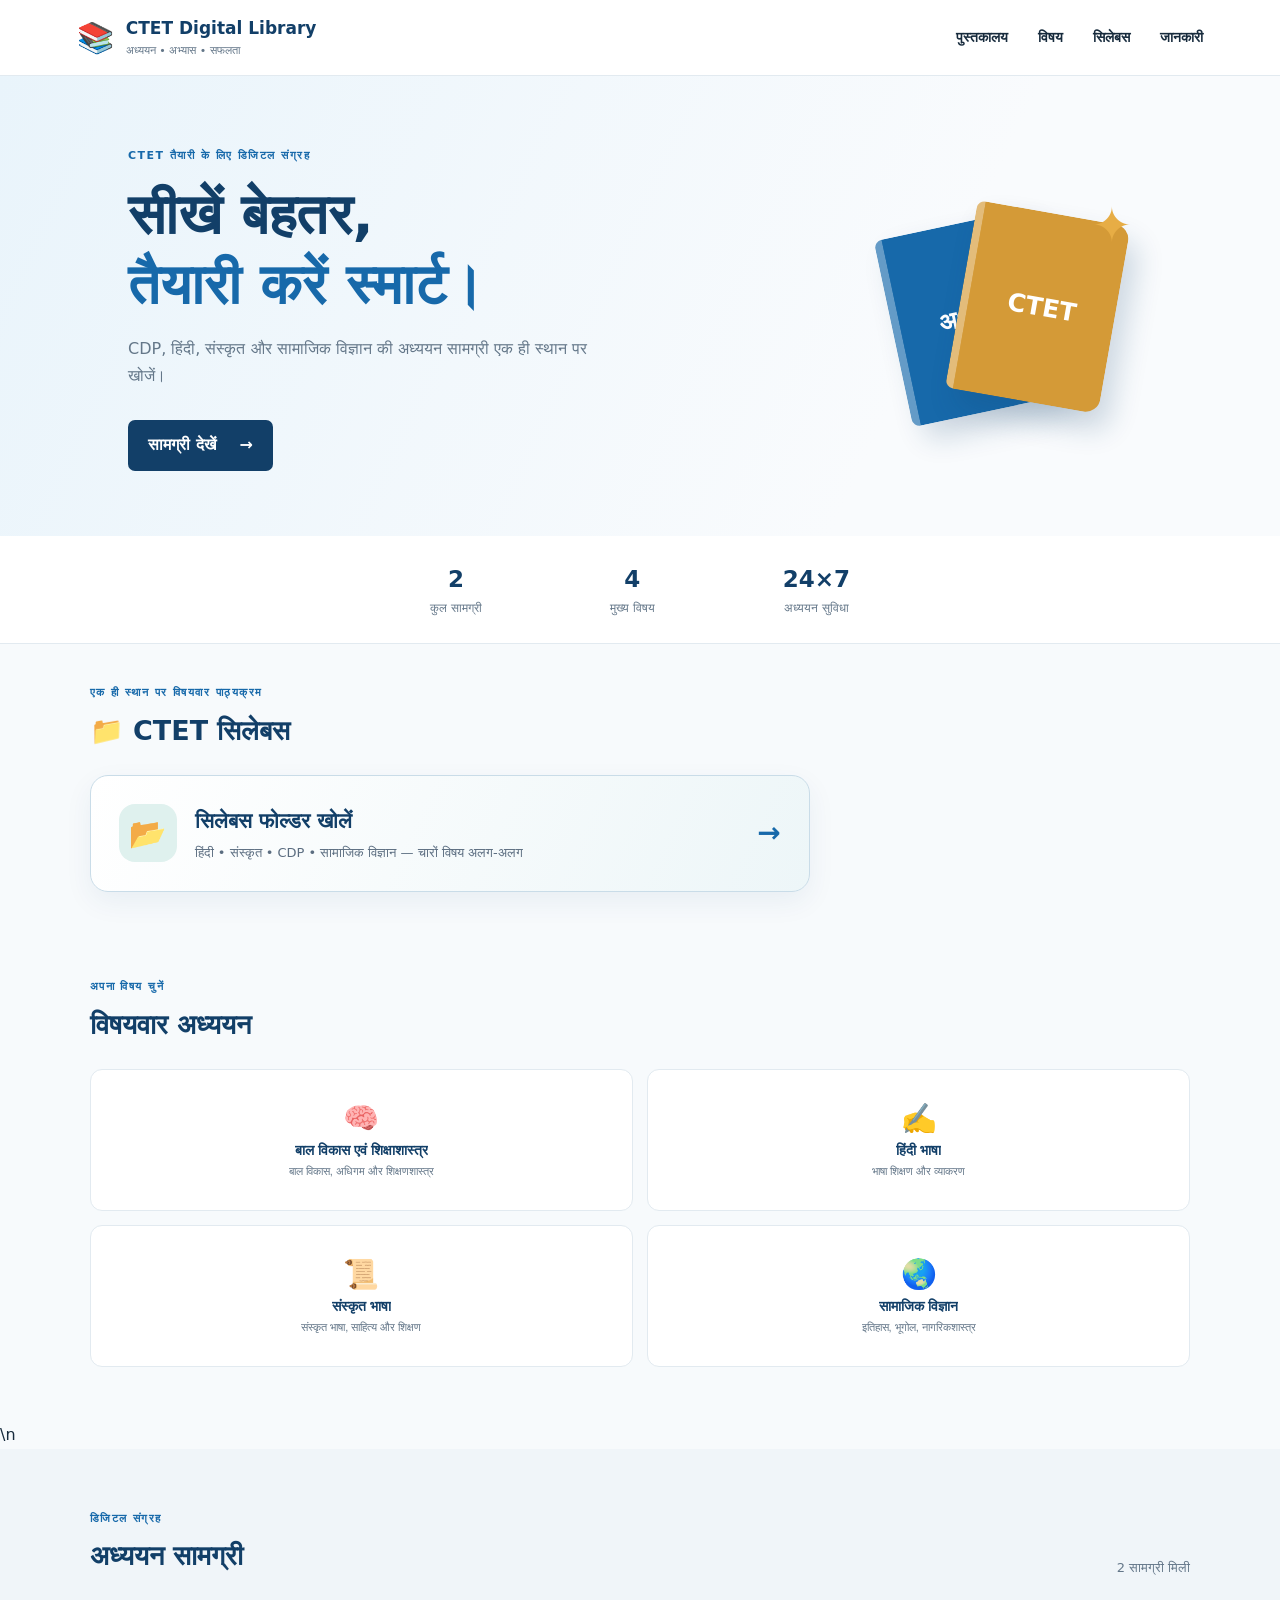
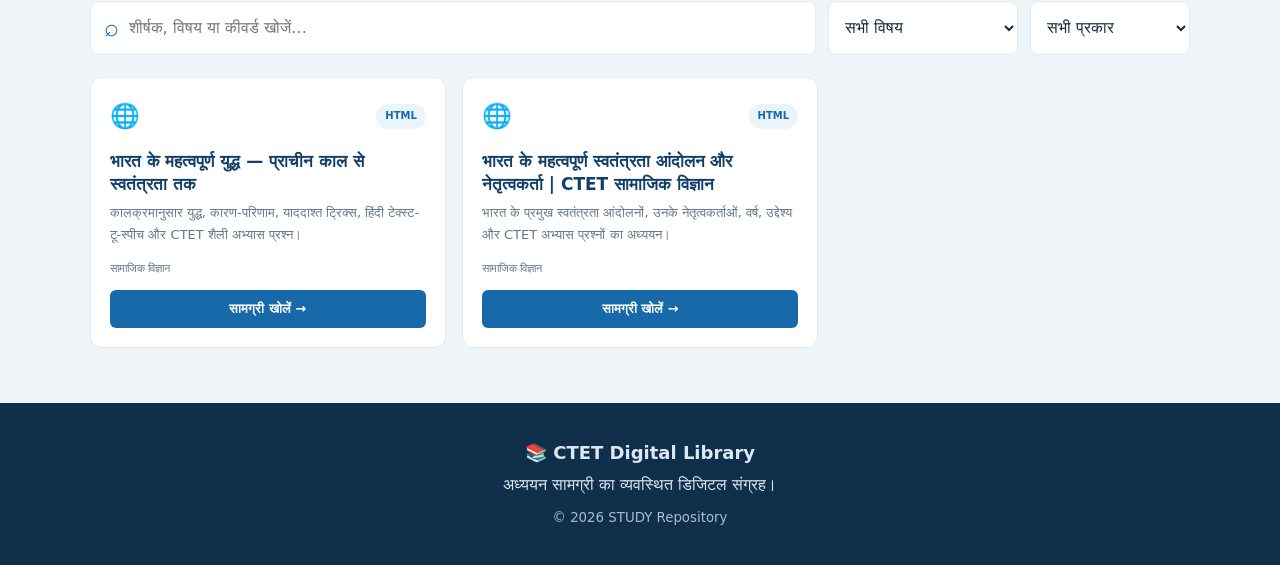
<file: index.html>
<!doctype html>
<html lang="hi">
<head>
  <meta charset="utf-8">
  <meta name="viewport" content="width=device-width, initial-scale=1">
  <meta name="theme-color" content="#123f68">
  <meta name="description" content="CTET Digital Library — CDP, Hindi, Sanskrit और Social Science अध्ययन सामग्री।">
  <title>CTET Digital Library | STUDY</title>
  <link rel="stylesheet" href="assets/css/style.css">
  <link rel="stylesheet" href="assets/css/library.css">
<style>
.syllabus-section{padding-top:clamp(20px,3vw,34px);padding-bottom:clamp(18px,2vw,26px)}
.syllabus-folder{display:flex;align-items:center;gap:18px;width:100%;padding:clamp(18px,3vw,28px);border:1px solid #c9dce8;border-radius:18px;background:linear-gradient(115deg,#fff,#edf6f8);box-shadow:0 10px 28px #123f6810;color:#123f68;text-decoration:none;transition:.2s}
.syllabus-folder:hover{transform:translateY(-3px);border-color:#0f766e;box-shadow:0 15px 34px #123f681c}
.syllabus-folder .folder-icon{display:grid;place-items:center;flex:0 0 58px;width:58px;height:58px;border-radius:16px;background:#dff1ee;font-size:30px}
.syllabus-folder strong{display:block;font-size:clamp(1.05rem,2vw,1.3rem)}.syllabus-folder small{display:block;color:#5b6d80;margin-top:4px;line-height:1.55}.syllabus-folder .folder-arrow{margin-left:auto;font-size:28px;font-weight:800}
@media(max-width:600px){.syllabus-folder{gap:12px;padding:16px}.syllabus-folder .folder-icon{flex-basis:48px;width:48px;height:48px;font-size:25px}.syllabus-folder .folder-arrow{font-size:22px}}

/* Mobile button sizing: compact, content-width controls */
@media(max-width:640px){
  .links,.nav{
    display:flex!important;
    flex-flow:row wrap!important;
    align-items:center;
    justify-content:flex-start;
    gap:8px;
    width:100%;
  }
  .links a,.nav a,.button-link{
    display:inline-flex;
    flex:0 1 auto;
    width:auto!important;
    max-width:100%;
    min-height:40px!important;
    padding:8px 13px!important;
    font-size:.92rem;
    line-height:1.25;
    white-space:normal;
    text-align:center;
  }
}

/* Match every mobile action button to the compact Print/PDF button dimensions */
@media(max-width:650px){
  button:not(.menu-toggle),
  .btn,
  .links a,
  .nav a,
  .button-link,
  .primary-btn,
  a[role="button"]{
    display:inline-flex!important;
    align-items:center;
    justify-content:center;
    box-sizing:border-box;
    width:auto!important;
    min-width:0!important;
    max-width:100%;
    min-height:0!important;
    height:auto!important;
    padding:10px 14px!important;
    margin:4px 4px 4px 0;
    border-radius:10px!important;
    font-size:14px!important;
    line-height:1.4!important;
    font-weight:700;
    white-space:normal;
    text-align:center;
    vertical-align:middle;
  }
  .links,.nav{display:flex!important;flex-flow:row wrap!important;align-items:center;gap:6px}
  .quiz button.opt,.quiz button,
  #quizArea button{
    display:inline-flex!important;
    width:auto!important;
    max-width:100%;
    text-align:left;
  }
}

/* Compact, consistent mobile navigation controls and library filters */
@media(max-width:650px){
  .crumb a,
  .links a,
  .nav a,
  .home-btn,
  .back-btn,
  .go-home-btn,
  .home-button,
  .back-button{
    display:inline-flex!important;
    flex:0 0 auto!important;
    align-items:center!important;
    justify-content:center!important;
    box-sizing:border-box!important;
    width:auto!important;
    min-width:0!important;
    max-width:100%!important;
    min-height:0!important;
    height:auto!important;
    padding:10px 14px!important;
    margin:4px 6px 4px 0!important;
    border-radius:10px!important;
    font-size:14px!important;
    line-height:1.4!important;
    font-weight:700!important;
    white-space:normal!important;
    text-align:center!important;
  }
  .crumb,.links,.nav{
    display:flex!important;
    flex-flow:row wrap!important;
    align-items:center!important;
    gap:6px!important;
  }
  .filters{
    display:grid!important;
    grid-template-columns:max-content max-content!important;
    justify-content:start!important;
    align-items:center!important;
    gap:8px!important;
  }
  .filters .search-box{
    grid-column:1/-1!important;
    width:100%!important;
    min-width:0!important;
  }
  .filters select{
    display:block!important;
    width:auto!important;
    min-width:0!important;
    max-width:100%!important;
    min-height:40px!important;
    height:auto!important;
    padding:10px 14px!important;
    border-radius:10px!important;
    font-size:14px!important;
    line-height:1.4!important;
    box-sizing:border-box!important;
  }
}
</style></head>
<body>
<header class="site-header">
  <a class="brand" href="./"><span class="brand-mark">📚</span><span><strong>CTET Digital Library</strong><small>अध्ययन • अभ्यास • सफलता</small></span></a>
  <button class="menu-toggle" id="menuToggle" aria-label="मेन्यू खोलें" aria-expanded="false">☰</button>
  <nav id="mainNav"><a href="#library">पुस्तकालय</a><a href="#subjects">विषय</a><a href="#syllabus">सिलेबस</a><a href="docs/README_HINDI.md">जानकारी</a></nav>
</header>
<main>
  <section class="hero">
    <div class="hero-copy"><span class="eyebrow">CTET तैयारी के लिए डिजिटल संग्रह</span><h1>सीखें बेहतर,<br><em>तैयारी करें स्मार्ट।</em></h1><p>CDP, हिंदी, संस्कृत और सामाजिक विज्ञान की अध्ययन सामग्री एक ही स्थान पर खोजें।</p><a class="primary-btn" href="#library">सामग्री देखें <span>→</span></a></div>
    <div class="hero-art" aria-hidden="true"><div class="book book-one">अध्ययन</div><div class="book book-two">CTET</div><div class="art-orbit">✦</div></div>
  </section>
  <section class="stats" aria-label="पुस्तकालय की जानकारी"><div><strong id="totalCount">0</strong><span>कुल सामग्री</span></div><div><strong>4</strong><span>मुख्य विषय</span></div><div><strong>24×7</strong><span>अध्ययन सुविधा</span></div></section>
  <section class="section syllabus-section" id="syllabus"><div class="section-heading"><div><span class="eyebrow">एक ही स्थान पर विषयवार पाठ्यक्रम</span><h2>📁 CTET सिलेबस</h2></div></div><a class="syllabus-folder" href="content/मुख्य_सिलेबस/index.html"><span class="folder-icon">📂</span><span><strong>सिलेबस फोल्डर खोलें</strong><small>हिंदी • संस्कृत • CDP • सामाजिक विज्ञान — चारों विषय अलग-अलग</small></span><span class="folder-arrow">→</span></a></section>
  <section class="section" id="subjects"><div class="section-heading"><div><span class="eyebrow">अपना विषय चुनें</span><h2>विषयवार अध्ययन</h2></div></div><div class="subject-grid" id="subjectCards"></div></section>
\n  <section class="section library-section" id="library"><div class="section-heading"><div><span class="eyebrow">डिजिटल संग्रह</span><h2>अध्ययन सामग्री</h2></div><span class="result-count" id="resultCount">लोड हो रहा है…</span></div>
    <div class="filters"><label class="search-box"><span>⌕</span><input id="searchInput" type="search" placeholder="शीर्षक, विषय या कीवर्ड खोजें…" autocomplete="off"></label><select id="subjectFilter" aria-label="विषय चुनें"><option value="">सभी विषय</option></select><select id="typeFilter" aria-label="सामग्री प्रकार"><option value="">सभी प्रकार</option><option value="PDF">PDF फाइल</option><option value="HTML">HTML नोट्स</option></select></div>
    <div class="resource-grid" id="resourceGrid" aria-live="polite"><div class="empty-state">सामग्री लोड हो रही है…</div></div>
  </section>
</main>
<footer><div class="footer-brand">📚 CTET Digital Library</div><p>अध्ययन सामग्री का व्यवस्थित डिजिटल संग्रह।</p><small>© <span id="year"></span> STUDY Repository</small></footer>
<script src="assets/js/app.js" defer></script><script src="assets/js/library.js" defer></script>
<script src="assets/js/reading-assistant.js" defer></script>
</body></html>
</file>
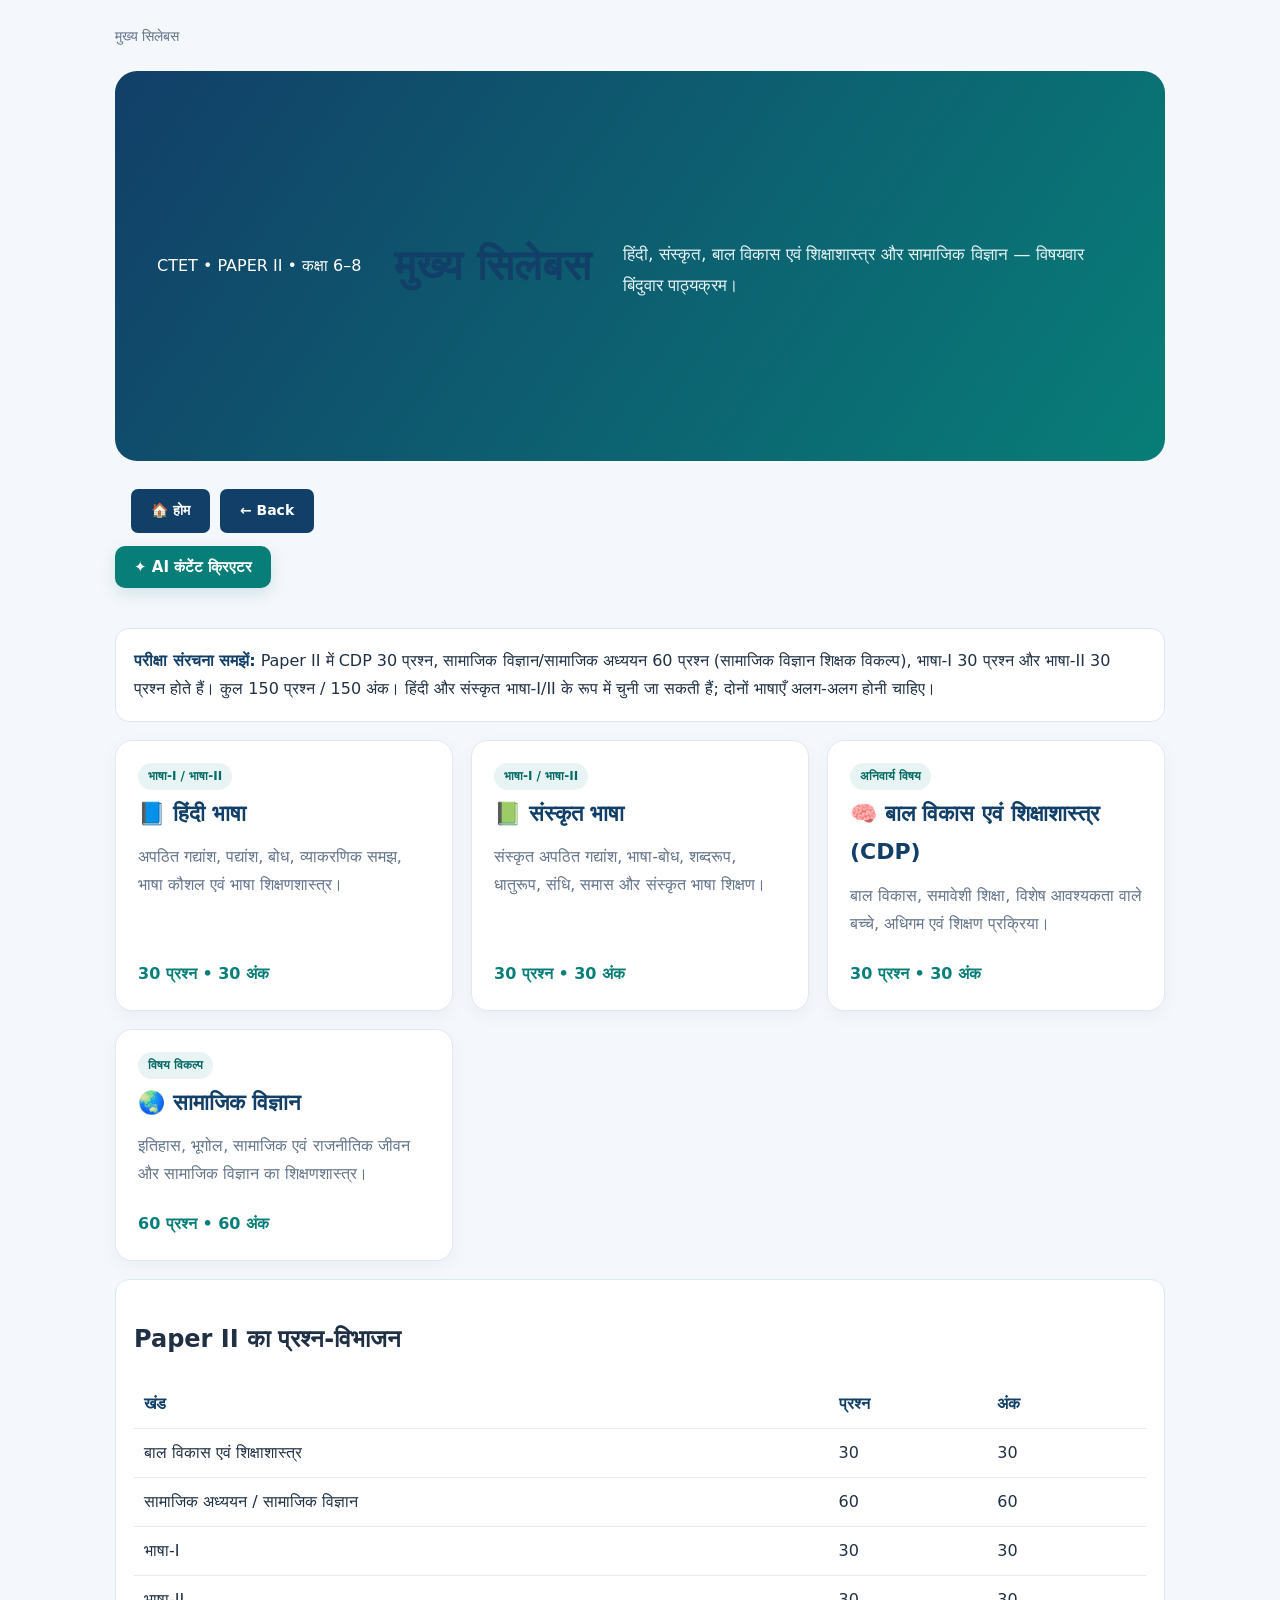
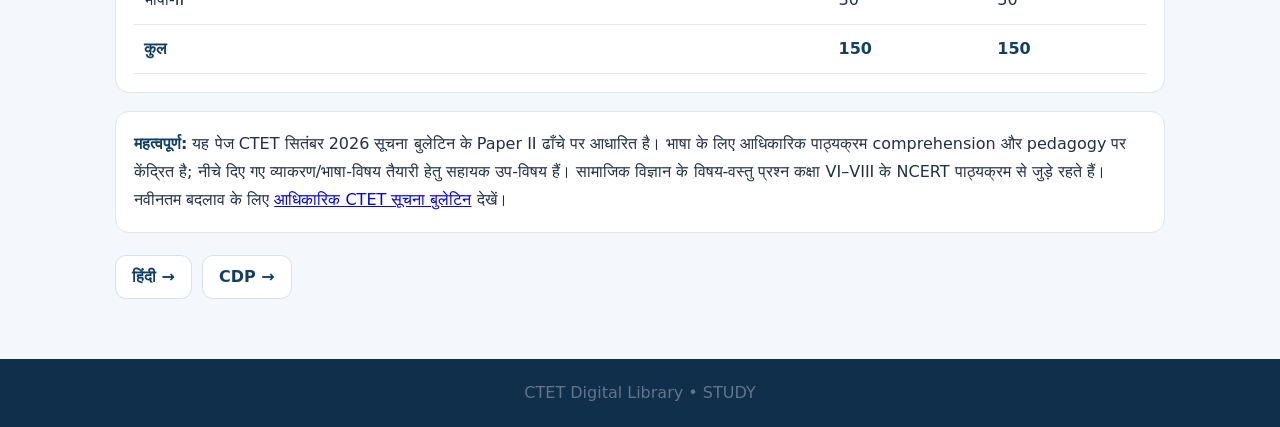
<file: content/मुख्य_सिलेबस/index.html>
<!doctype html>
<html lang="hi"><head><meta charset="utf-8"><meta name="viewport" content="width=device-width,initial-scale=1"><meta name="theme-color" content="#123f68"><meta name="description" content="CTET Paper II के हिंदी, संस्कृत, CDP और सामाजिक विज्ञान का विषयवार सिलेबस।"><title>CTET मुख्य सिलेबस | STUDY</title><link rel="stylesheet" href="../../assets/css/style.css"><link rel="stylesheet" href="../../assets/css/content-creator.css"><style>
:root{--navy:#123f68;--teal:#087e78;--ink:#203044;--muted:#64748b;--paper:#f4f7fb}*{box-sizing:border-box}body{margin:0;background:var(--paper);color:var(--ink);font-family:system-ui,'Noto Sans Devanagari',sans-serif;line-height:1.75}.wrap{max-width:1050px;margin:auto;padding:24px 18px 60px}.hero{background:linear-gradient(125deg,#123f68,#087e78);color:white;padding:34px 28px;border-radius:22px;margin:22px 0}.hero h1{font-size:clamp(27px,5vw,42px);margin:5px 0}.hero p{margin:8px 0 0;color:#e5f3f5}.crumb{color:var(--muted);font-size:14px}.grid{display:grid;grid-template-columns:repeat(2,minmax(0,1fr));gap:16px}.subject{display:block;background:white;border:1px solid #e2e8f0;border-radius:17px;padding:22px;text-decoration:none;color:inherit;box-shadow:0 5px 18px #10243b0b;transition:.2s}.subject:hover{transform:translateY(-3px);border-color:#83b9c4}.subject h2{margin:5px 0;color:var(--navy);font-size:22px}.subject p{color:var(--muted);margin:5px 0 12px}.tag{display:inline-block;background:#e8f4f3;color:#086b66;padding:3px 10px;border-radius:20px;font-size:12px;font-weight:700}.count{font-weight:700;color:var(--teal)}.notice,.pattern{background:white;border:1px solid #dce7ef;border-radius:14px;padding:18px;margin:18px 0}.notice strong{color:var(--navy)}.pattern table{width:100%;border-collapse:collapse}.pattern th,.pattern td{padding:10px;border-bottom:1px solid #e5eaf0;text-align:left}.pattern th{color:var(--navy)}.links{display:flex;gap:12px;flex-wrap:wrap;margin-top:22px}.links a{color:var(--navy);font-weight:700}footer{text-align:center;color:var(--muted);padding:20px}@media(max-width:640px){.grid{grid-template-columns:1fr}.hero{padding:25px 20px}.pattern{overflow-x:auto}}
</style><style id="syllabus-professional-responsive">
html{scroll-behavior:smooth;-webkit-text-size-adjust:100%}body{overflow-x:hidden}a,button{-webkit-tap-highlight-color:transparent}
a:focus-visible,button:focus-visible{outline:3px solid #e5a52d;outline-offset:3px}
.wrap{width:min(100% - 28px,1120px);padding-left:0;padding-right:0}
.hero{padding:clamp(22px,4.5vw,42px);border-radius:clamp(14px,2vw,22px)}
.hero h1{font-size:clamp(1.65rem,4vw,2.65rem);line-height:1.25}.hero p{font-size:clamp(.94rem,1.5vw,1.08rem);line-height:1.75}
.grid{grid-template-columns:repeat(auto-fit,minmax(min(100%,260px),1fr));gap:clamp(12px,2vw,18px)}
.subject,.card,.notice,.pattern{min-width:0;overflow-wrap:anywhere}
.subject{height:100%;display:flex;flex-direction:column;align-items:flex-start;transition:transform .2s,box-shadow .2s,border-color .2s}
.subject:hover{transform:translateY(-3px);box-shadow:0 12px 28px #10243b14}.subject:focus-visible{outline:3px solid #e5a52d;outline-offset:3px}.subject .count{margin-top:auto;padding-top:10px}
.links,.nav{display:flex;flex-wrap:wrap;align-items:center;gap:10px}
.links a,.nav a,.button-link{display:inline-flex;align-items:center;justify-content:center;gap:8px;min-height:44px;padding:10px 16px;border:1px solid #d7e2ec;border-radius:11px;background:#fff;color:#123f68;text-decoration:none;font-weight:750;line-height:1.35;transition:.2s}
.links a:hover,.nav a:hover,.button-link:hover{background:#123f68;color:#fff;border-color:#123f68}
.card{padding:clamp(15px,2.2vw,22px)}.card h2{font-size:clamp(1.12rem,2vw,1.4rem);line-height:1.45}
table{min-width:520px}.pattern{overflow-x:auto;-webkit-overflow-scrolling:touch}
@media(max-width:640px){.wrap{width:calc(100% - 24px);padding-top:14px;padding-bottom:36px}.hero{margin:14px 0 18px;padding:22px 18px}.grid{grid-template-columns:1fr}.subject{padding:18px}.links,.nav{display:grid;grid-template-columns:1fr;width:100%}.links a,.nav a,.button-link{width:100%;min-height:46px;text-align:center}.card,.notice,.pattern{padding:15px}.pattern table{font-size:.88rem}}
@media(min-width:641px) and (max-width:900px){.grid{grid-template-columns:repeat(2,minmax(0,1fr))}}
@media(prefers-reduced-motion:reduce){html{scroll-behavior:auto}*,*::before,*::after{transition:none!important}}

/* Mobile button sizing: compact, content-width controls */
@media(max-width:640px){
  .links,.nav{
    display:flex!important;
    flex-flow:row wrap!important;
    align-items:center;
    justify-content:flex-start;
    gap:8px;
    width:100%;
  }
  .links a,.nav a,.button-link{
    display:inline-flex;
    flex:0 1 auto;
    width:auto!important;
    max-width:100%;
    min-height:40px!important;
    padding:8px 13px!important;
    font-size:.92rem;
    line-height:1.25;
    white-space:normal;
    text-align:center;
  }
}

/* Match every mobile action button to the compact Print/PDF button dimensions */
@media(max-width:650px){
  button:not(.menu-toggle),
  .btn,
  .links a,
  .nav a,
  .button-link,
  .primary-btn,
  a[role="button"]{
    display:inline-flex!important;
    align-items:center;
    justify-content:center;
    box-sizing:border-box;
    width:auto!important;
    min-width:0!important;
    max-width:100%;
    min-height:0!important;
    height:auto!important;
    padding:10px 14px!important;
    margin:4px 4px 4px 0;
    border-radius:10px!important;
    font-size:14px!important;
    line-height:1.4!important;
    font-weight:700;
    white-space:normal;
    text-align:center;
    vertical-align:middle;
  }
  .links,.nav{display:flex!important;flex-flow:row wrap!important;align-items:center;gap:6px}
  .quiz button.opt,.quiz button,
  #quizArea button{
    display:inline-flex!important;
    width:auto!important;
    max-width:100%;
    text-align:left;
  }
}

/* Compact, consistent mobile navigation controls and library filters */
@media(max-width:650px){
  .crumb a,
  .links a,
  .nav a,
  .home-btn,
  .back-btn,
  .go-home-btn,
  .home-button,
  .back-button{
    display:inline-flex!important;
    flex:0 0 auto!important;
    align-items:center!important;
    justify-content:center!important;
    box-sizing:border-box!important;
    width:auto!important;
    min-width:0!important;
    max-width:100%!important;
    min-height:0!important;
    height:auto!important;
    padding:10px 14px!important;
    margin:4px 6px 4px 0!important;
    border-radius:10px!important;
    font-size:14px!important;
    line-height:1.4!important;
    font-weight:700!important;
    white-space:normal!important;
    text-align:center!important;
  }
  .crumb,.links,.nav{
    display:flex!important;
    flex-flow:row wrap!important;
    align-items:center!important;
    gap:6px!important;
  }
  .filters{
    display:grid!important;
    grid-template-columns:max-content max-content!important;
    justify-content:start!important;
    align-items:center!important;
    gap:8px!important;
  }
  .filters .search-box{
    grid-column:1/-1!important;
    width:100%!important;
    min-width:0!important;
  }
  .filters select{
    display:block!important;
    width:auto!important;
    min-width:0!important;
    max-width:100%!important;
    min-height:40px!important;
    height:auto!important;
    padding:10px 14px!important;
    border-radius:10px!important;
    font-size:14px!important;
    line-height:1.4!important;
    box-sizing:border-box!important;
  }
}
</style></head><body><main class="wrap"><div class="crumb">मुख्य सिलेबस</div><section class="hero"><span>CTET • PAPER II • कक्षा 6–8</span><h1>मुख्य सिलेबस</h1><p>हिंदी, संस्कृत, बाल विकास एवं शिक्षाशास्त्र और सामाजिक विज्ञान — विषयवार बिंदुवार पाठ्यक्रम।</p></section>
<button type="button" id="contentCreatorOpen" class="creator-open">✦ AI कंटेंट क्रिएटर</button>
<section class="notice"><strong>परीक्षा संरचना समझें:</strong> Paper II में CDP 30 प्रश्न, सामाजिक विज्ञान/सामाजिक अध्ययन 60 प्रश्न (सामाजिक विज्ञान शिक्षक विकल्प), भाषा-I 30 प्रश्न और भाषा-II 30 प्रश्न होते हैं। कुल 150 प्रश्न / 150 अंक। हिंदी और संस्कृत भाषा-I/II के रूप में चुनी जा सकती हैं; दोनों भाषाएँ अलग-अलग होनी चाहिए।</section>
<div class="grid">
<a class="subject" href="hindi.html"><span class="tag">भाषा-I / भाषा-II</span><h2>📘 हिंदी भाषा</h2><p>अपठित गद्यांश, पद्यांश, बोध, व्याकरणिक समझ, भाषा कौशल एवं भाषा शिक्षणशास्त्र।</p><span class="count">30 प्रश्न • 30 अंक</span></a>
<a class="subject" href="sanskrit.html"><span class="tag">भाषा-I / भाषा-II</span><h2>📗 संस्कृत भाषा</h2><p>संस्कृत अपठित गद्यांश, भाषा-बोध, शब्दरूप, धातुरूप, संधि, समास और संस्कृत भाषा शिक्षण।</p><span class="count">30 प्रश्न • 30 अंक</span></a>
<a class="subject" href="cdp.html"><span class="tag">अनिवार्य विषय</span><h2>🧠 बाल विकास एवं शिक्षाशास्त्र (CDP)</h2><p>बाल विकास, समावेशी शिक्षा, विशेष आवश्यकता वाले बच्चे, अधिगम एवं शिक्षण प्रक्रिया।</p><span class="count">30 प्रश्न • 30 अंक</span></a>
<a class="subject" href="social-science.html"><span class="tag">विषय विकल्प</span><h2>🌏 सामाजिक विज्ञान</h2><p>इतिहास, भूगोल, सामाजिक एवं राजनीतिक जीवन और सामाजिक विज्ञान का शिक्षणशास्त्र।</p><span class="count">60 प्रश्न • 60 अंक</span></a>
</div>
<section class="pattern"><h2>Paper II का प्रश्न-विभाजन</h2><table><thead><tr><th>खंड</th><th>प्रश्न</th><th>अंक</th></tr></thead><tbody><tr><td>बाल विकास एवं शिक्षाशास्त्र</td><td>30</td><td>30</td></tr><tr><td>सामाजिक अध्ययन / सामाजिक विज्ञान</td><td>60</td><td>60</td></tr><tr><td>भाषा-I</td><td>30</td><td>30</td></tr><tr><td>भाषा-II</td><td>30</td><td>30</td></tr><tr><th>कुल</th><th>150</th><th>150</th></tr></tbody></table></section>
<section class="notice"><strong>महत्वपूर्ण:</strong> यह पेज CTET सितंबर 2026 सूचना बुलेटिन के Paper II ढाँचे पर आधारित है। भाषा के लिए आधिकारिक पाठ्यक्रम comprehension और pedagogy पर केंद्रित है; नीचे दिए गए व्याकरण/भाषा-विषय तैयारी हेतु सहायक उप-विषय हैं। सामाजिक विज्ञान के विषय-वस्तु प्रश्न कक्षा VI–VIII के NCERT पाठ्यक्रम से जुड़े रहते हैं। नवीनतम बदलाव के लिए <a href="https://ctet.nic.in/information-bulletin/" target="_blank" rel="noopener">आधिकारिक CTET सूचना बुलेटिन</a> देखें।</section><div class="links"><a href="hindi.html">हिंदी →</a><a href="cdp.html">CDP →</a></div></main><footer>CTET Digital Library • STUDY</footer><script src="../../assets/js/reading-assistant.js" defer></script><script src="../../assets/js/content-creator.js" defer></script></body></html>
</file>
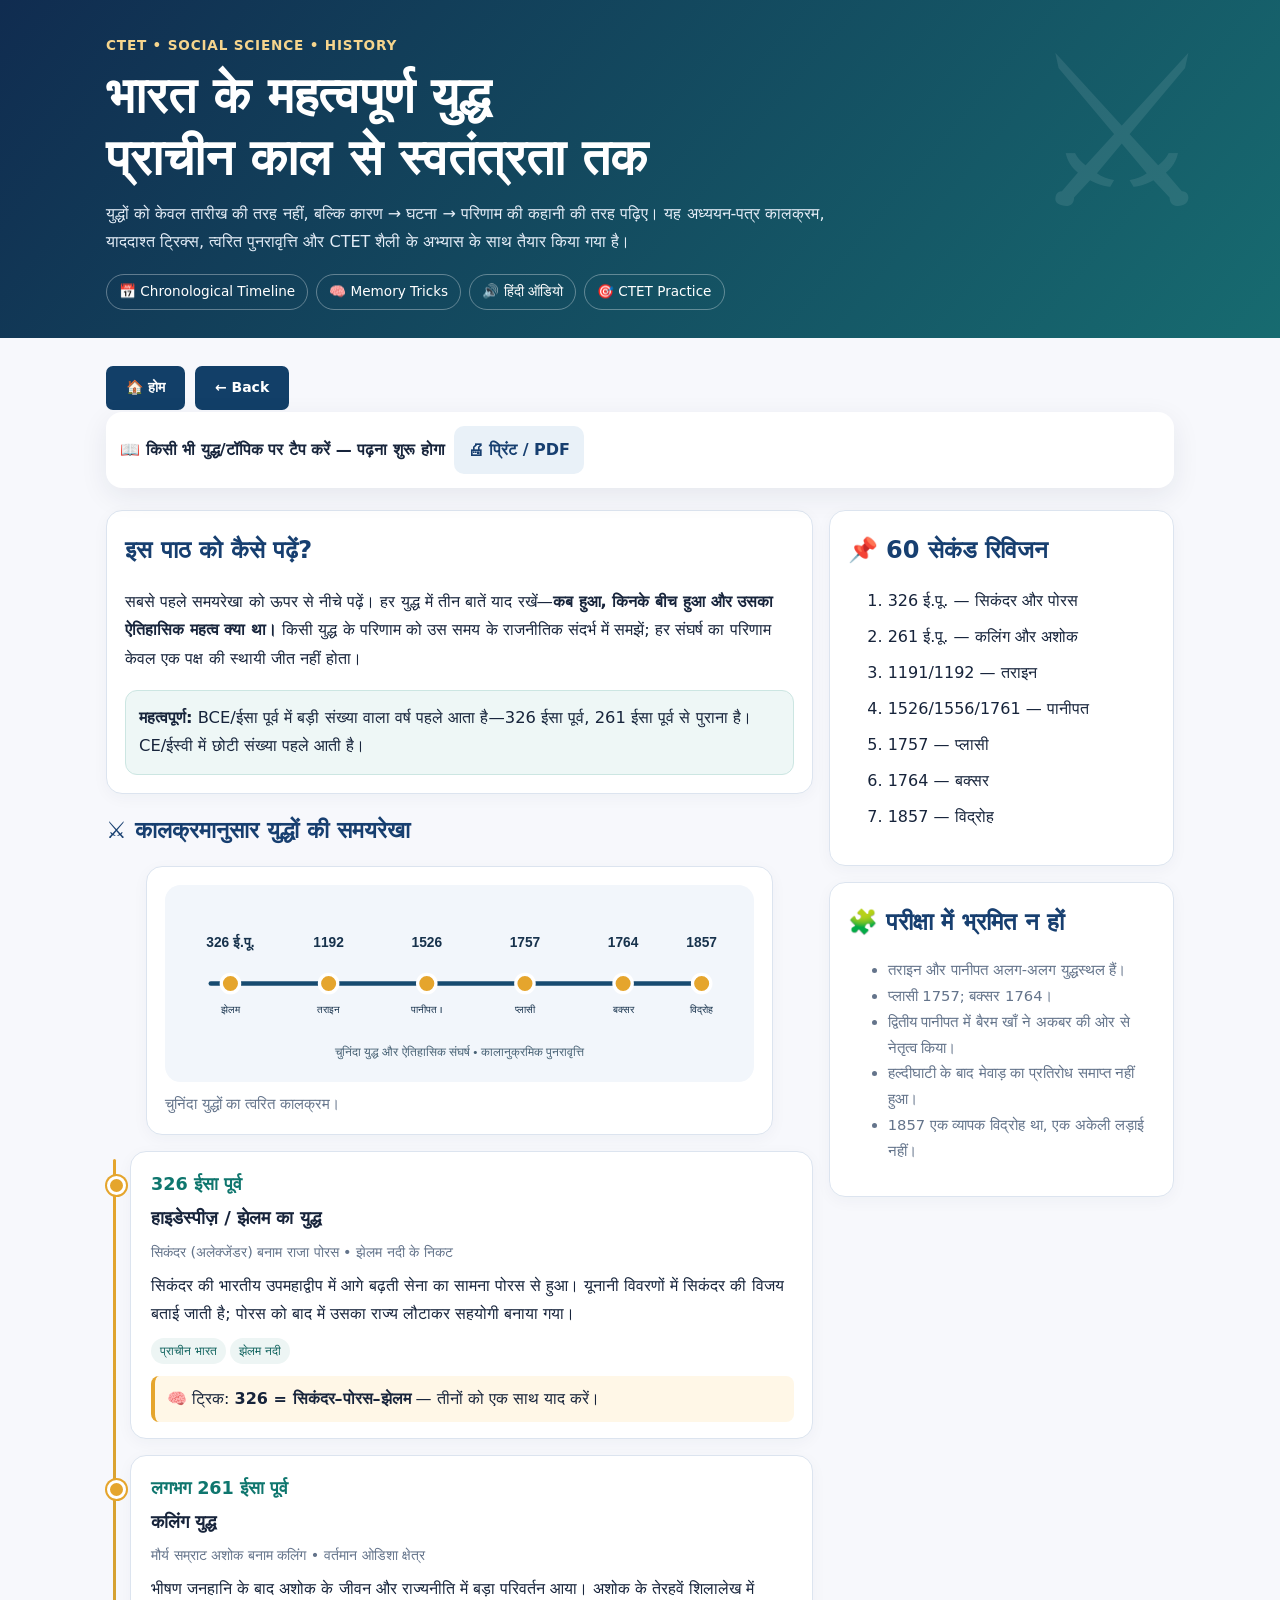
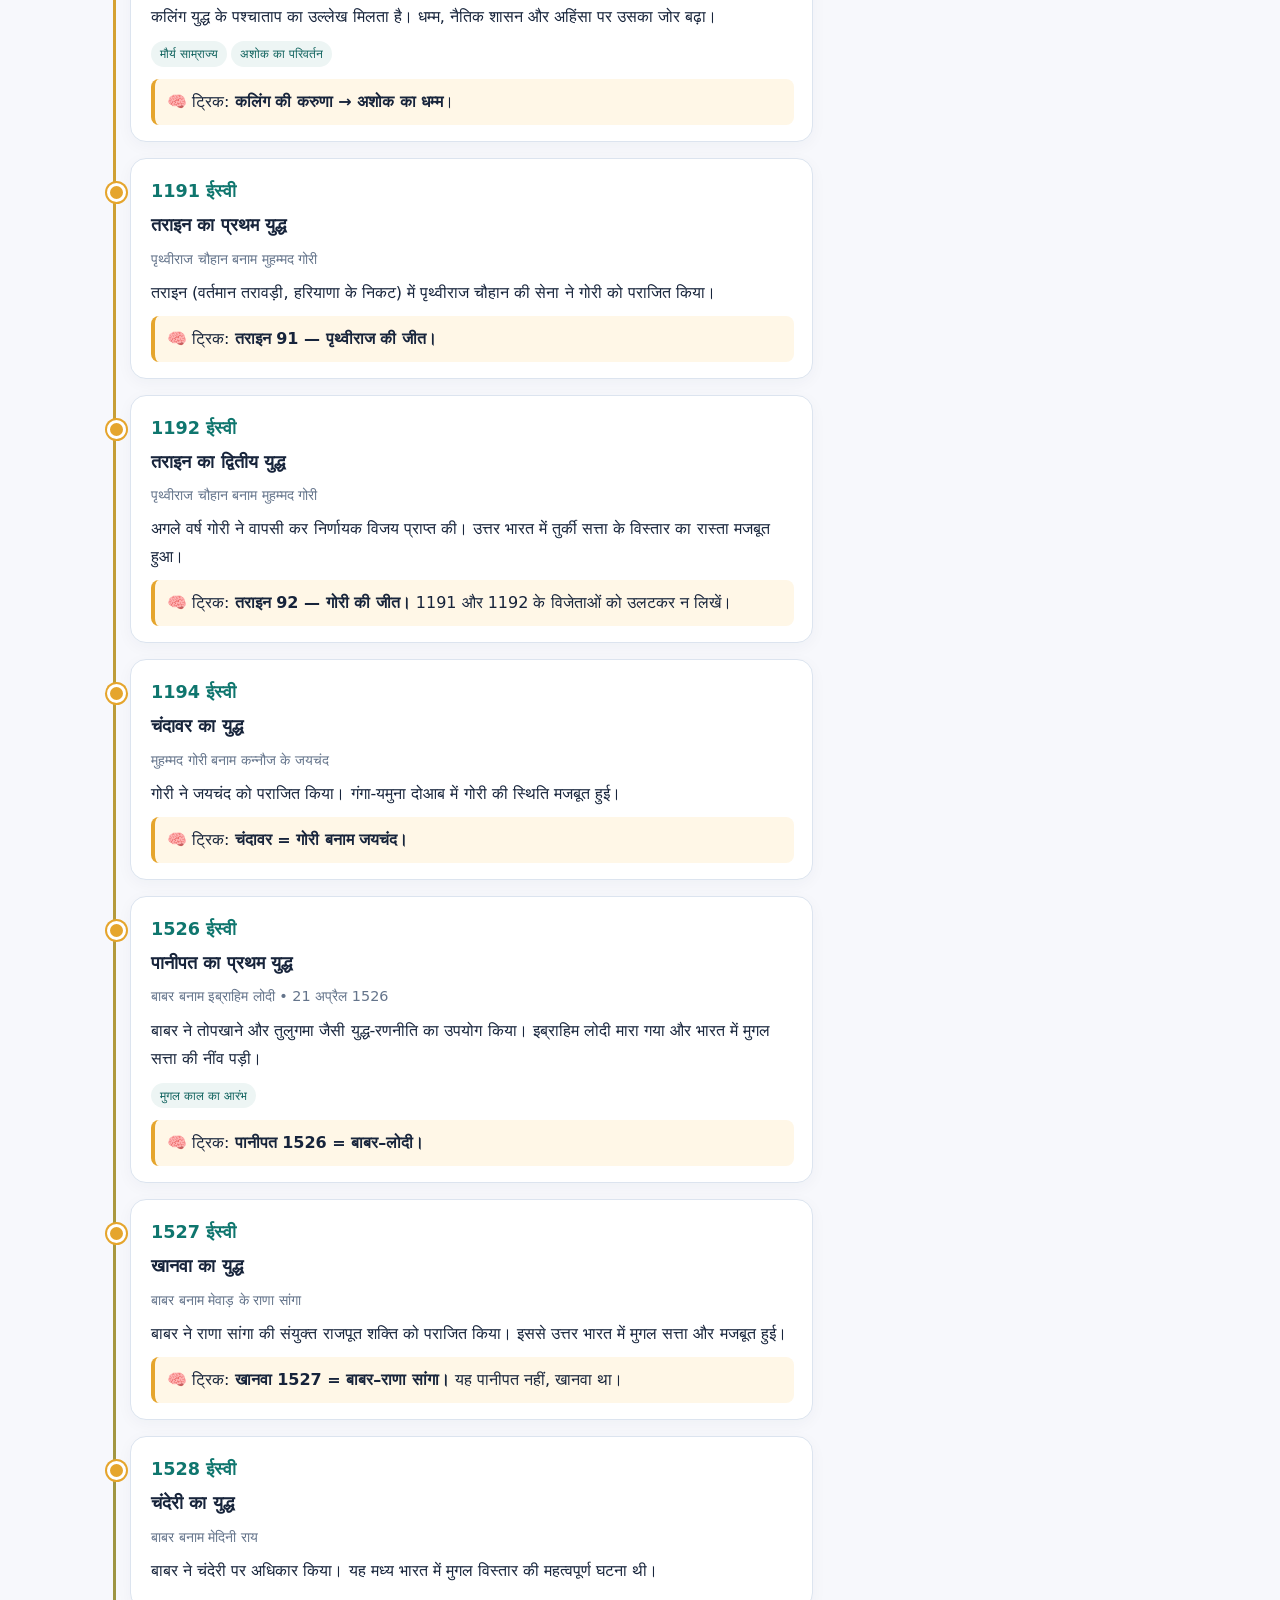
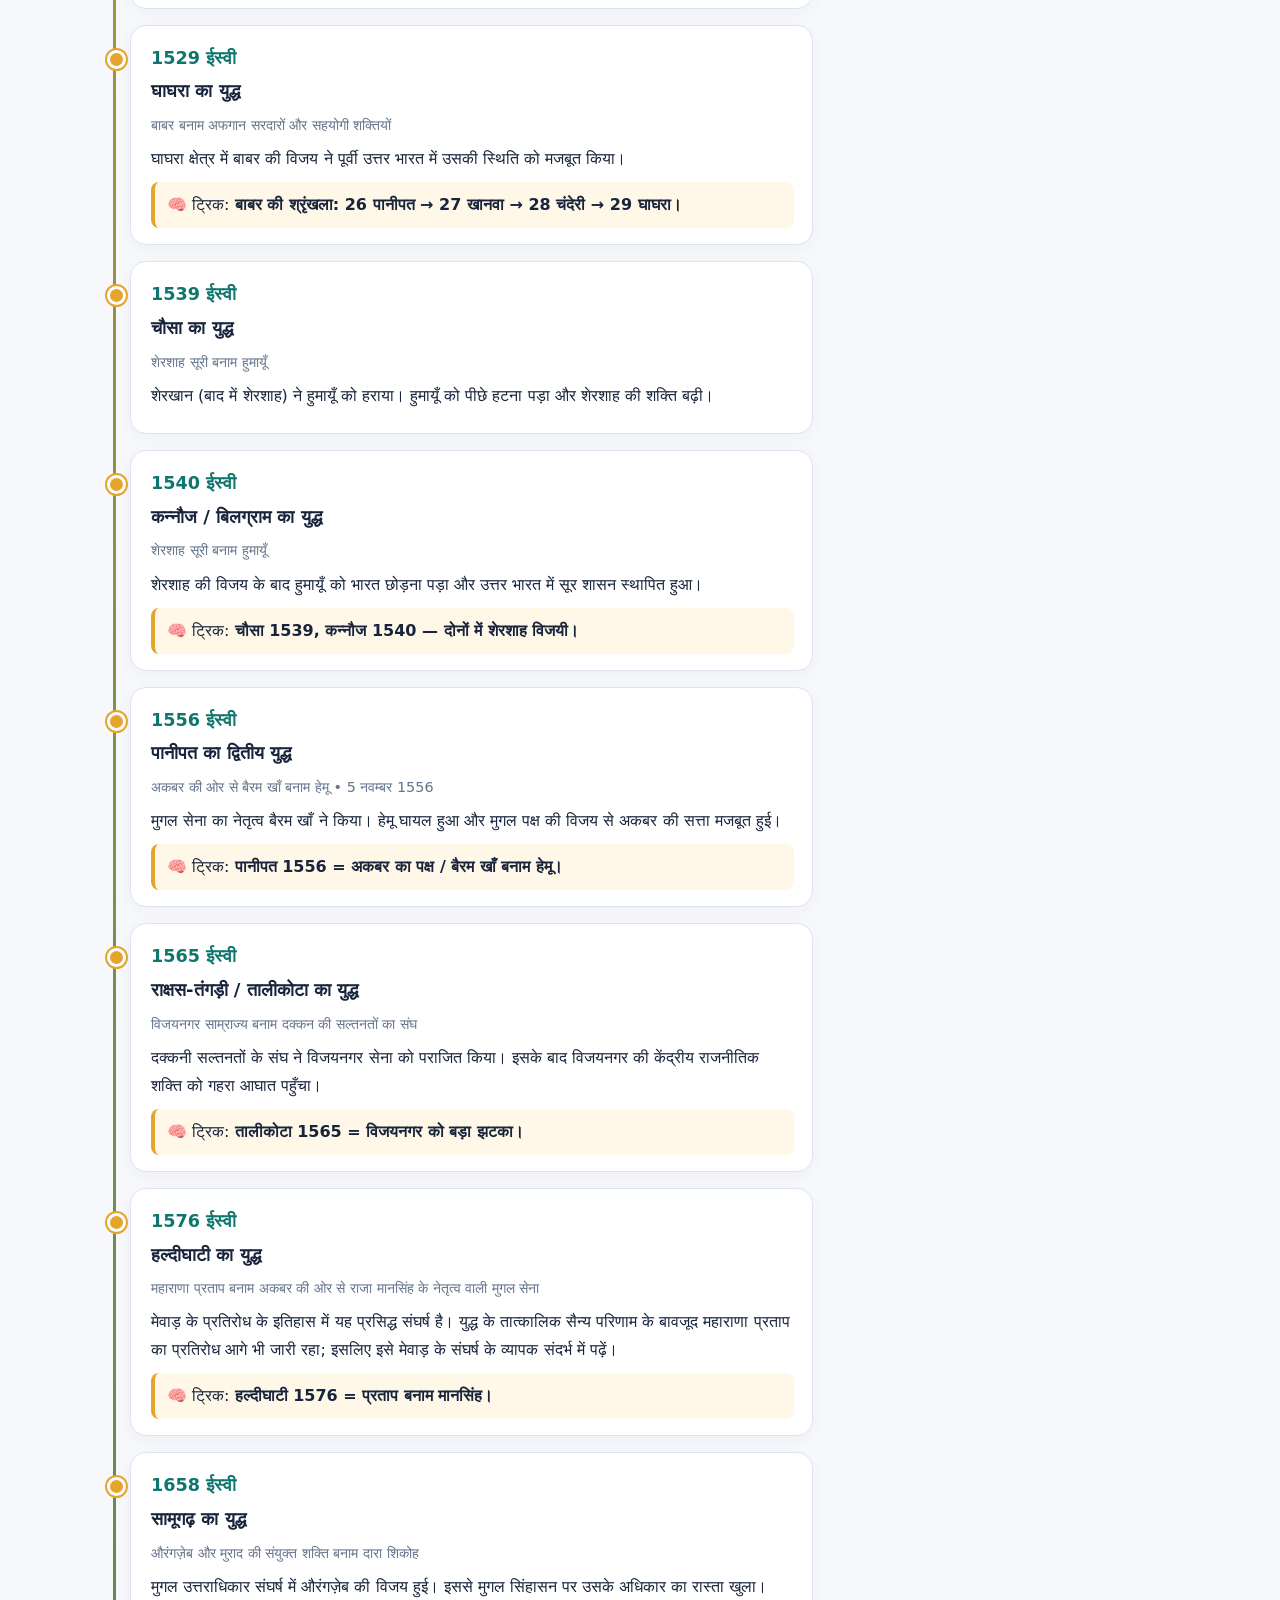
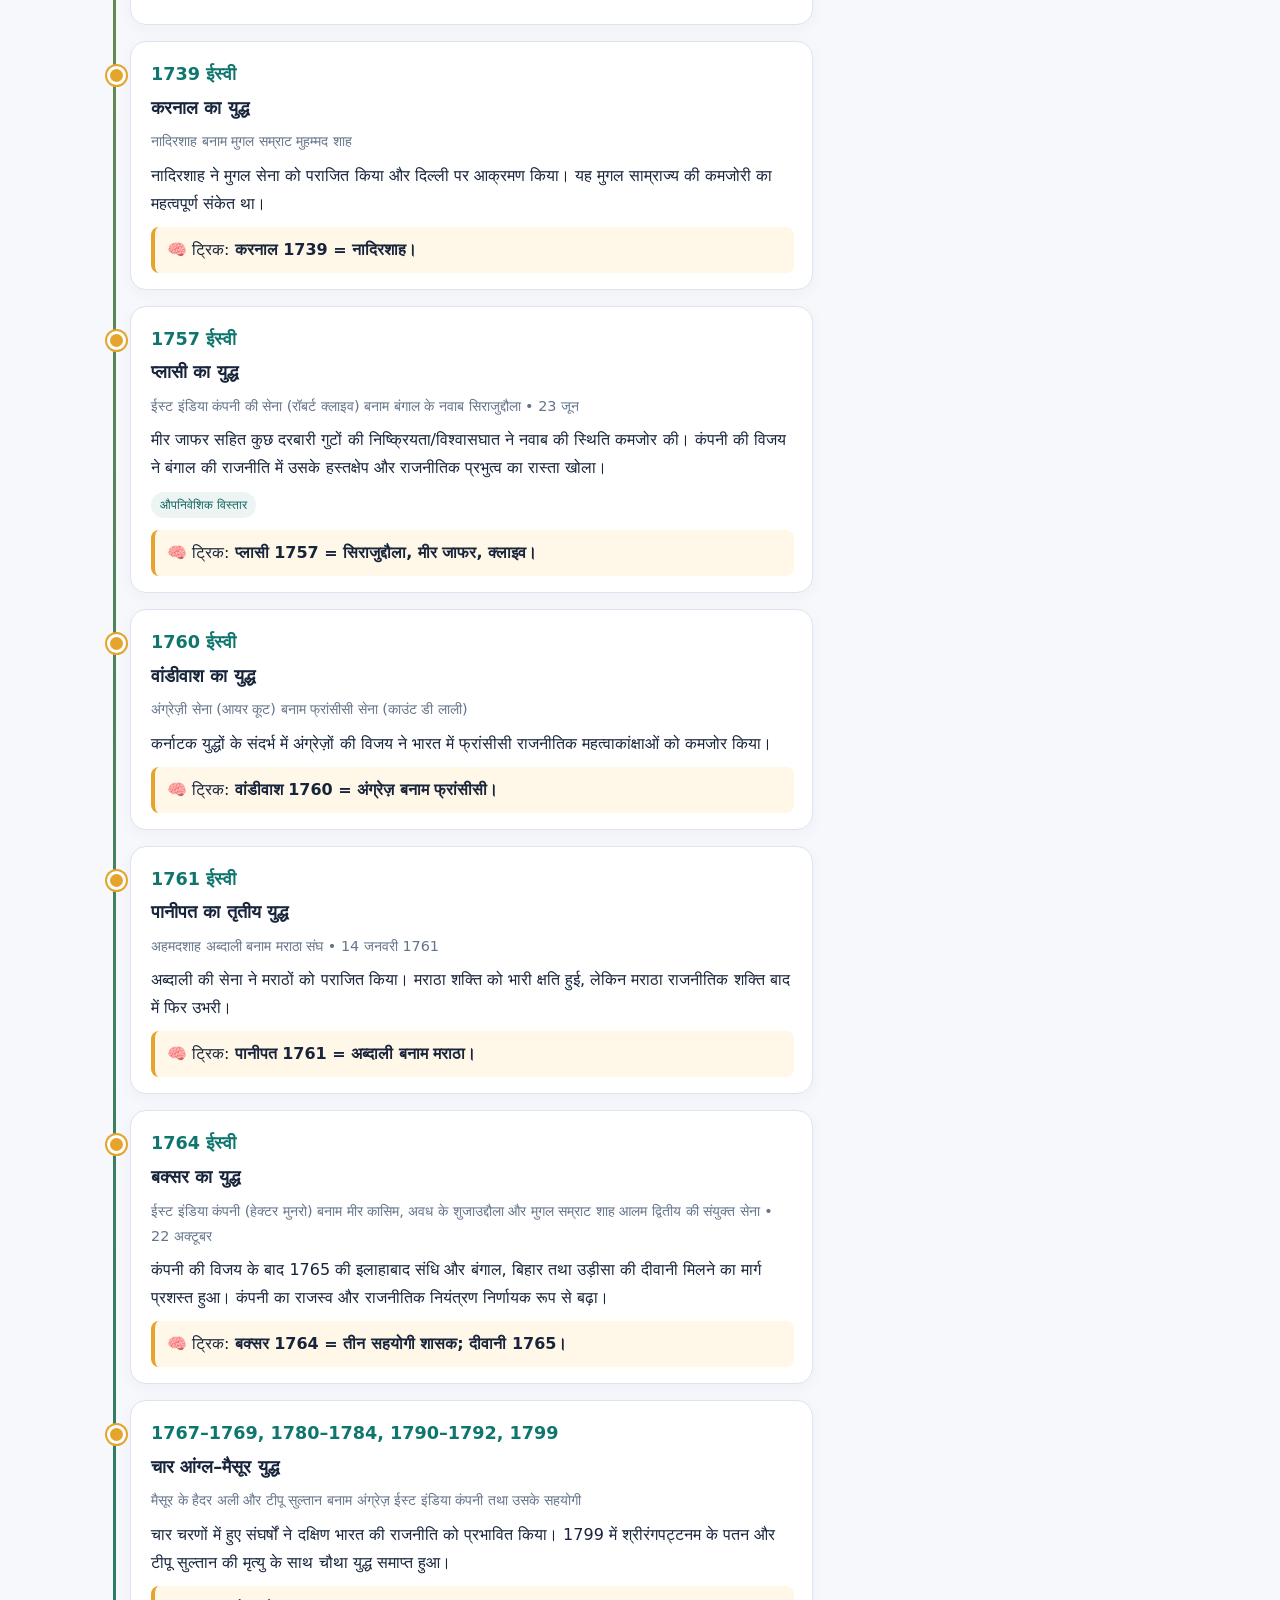
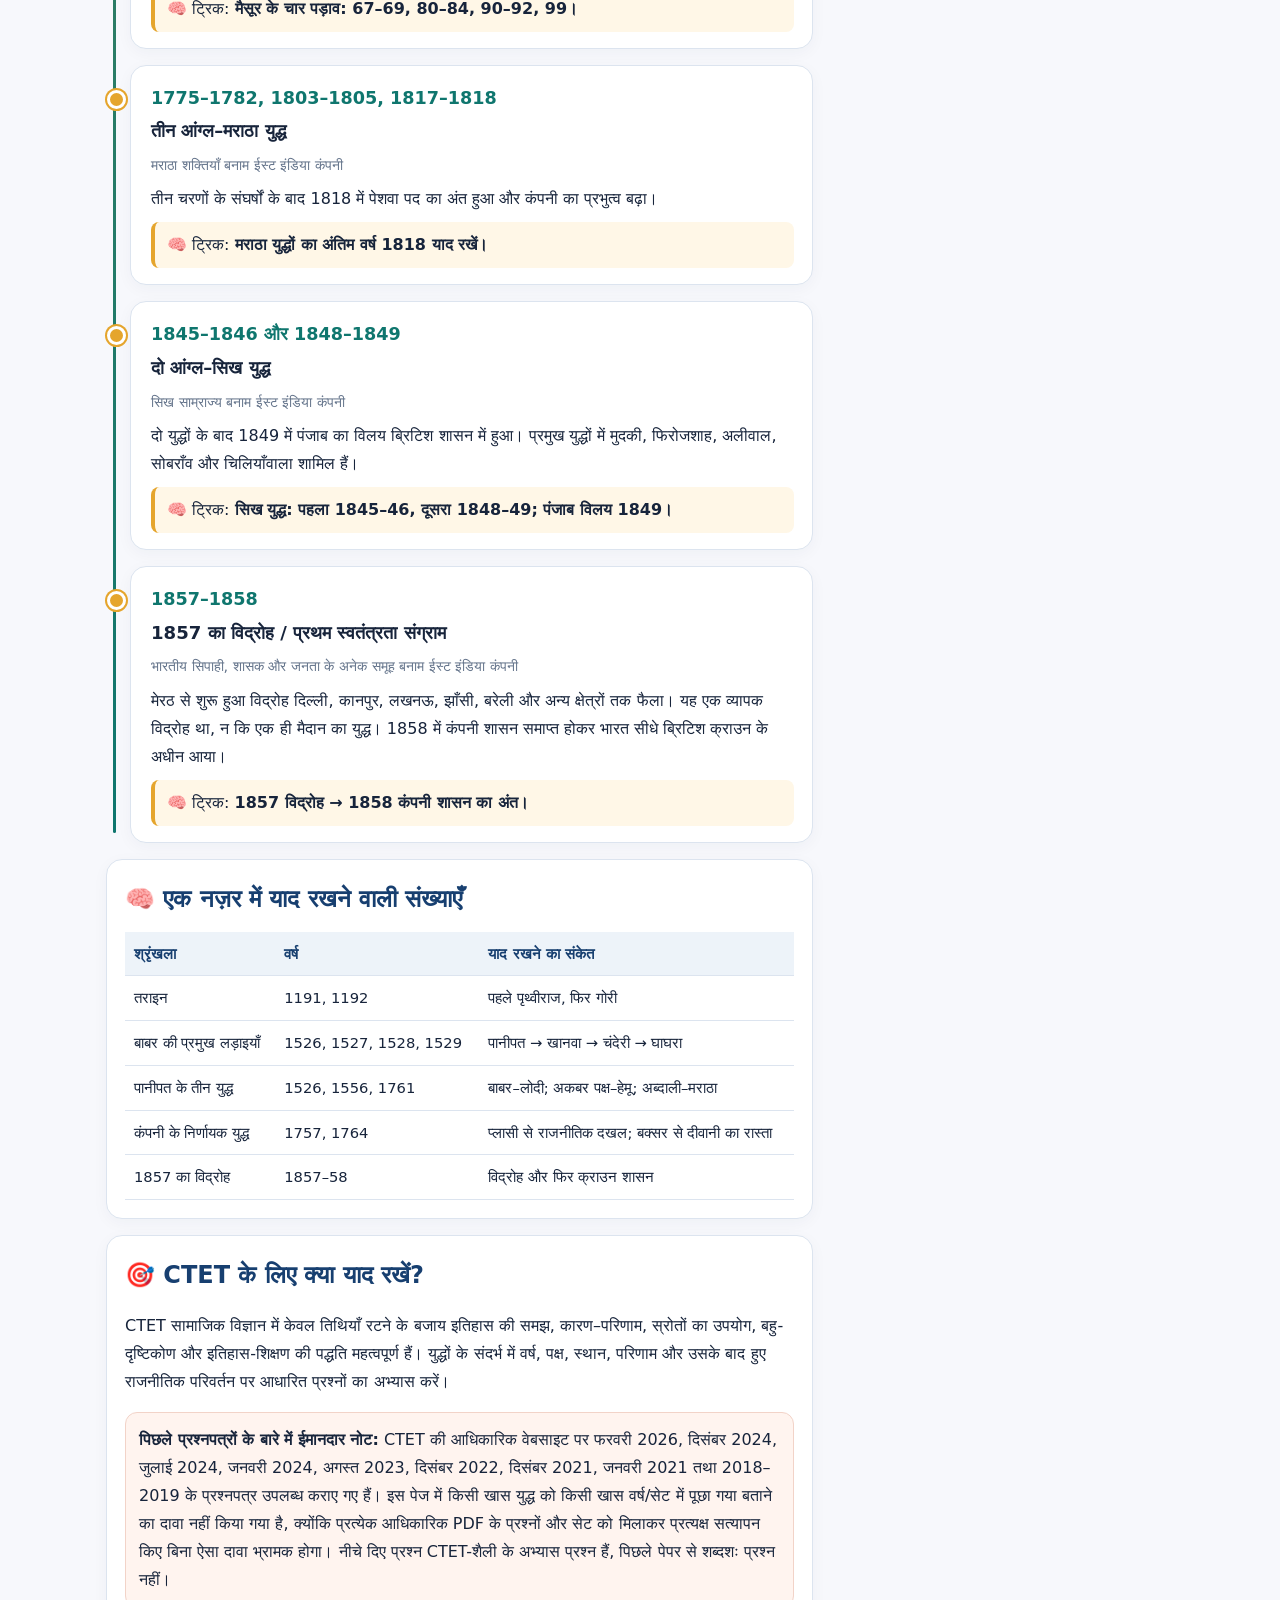
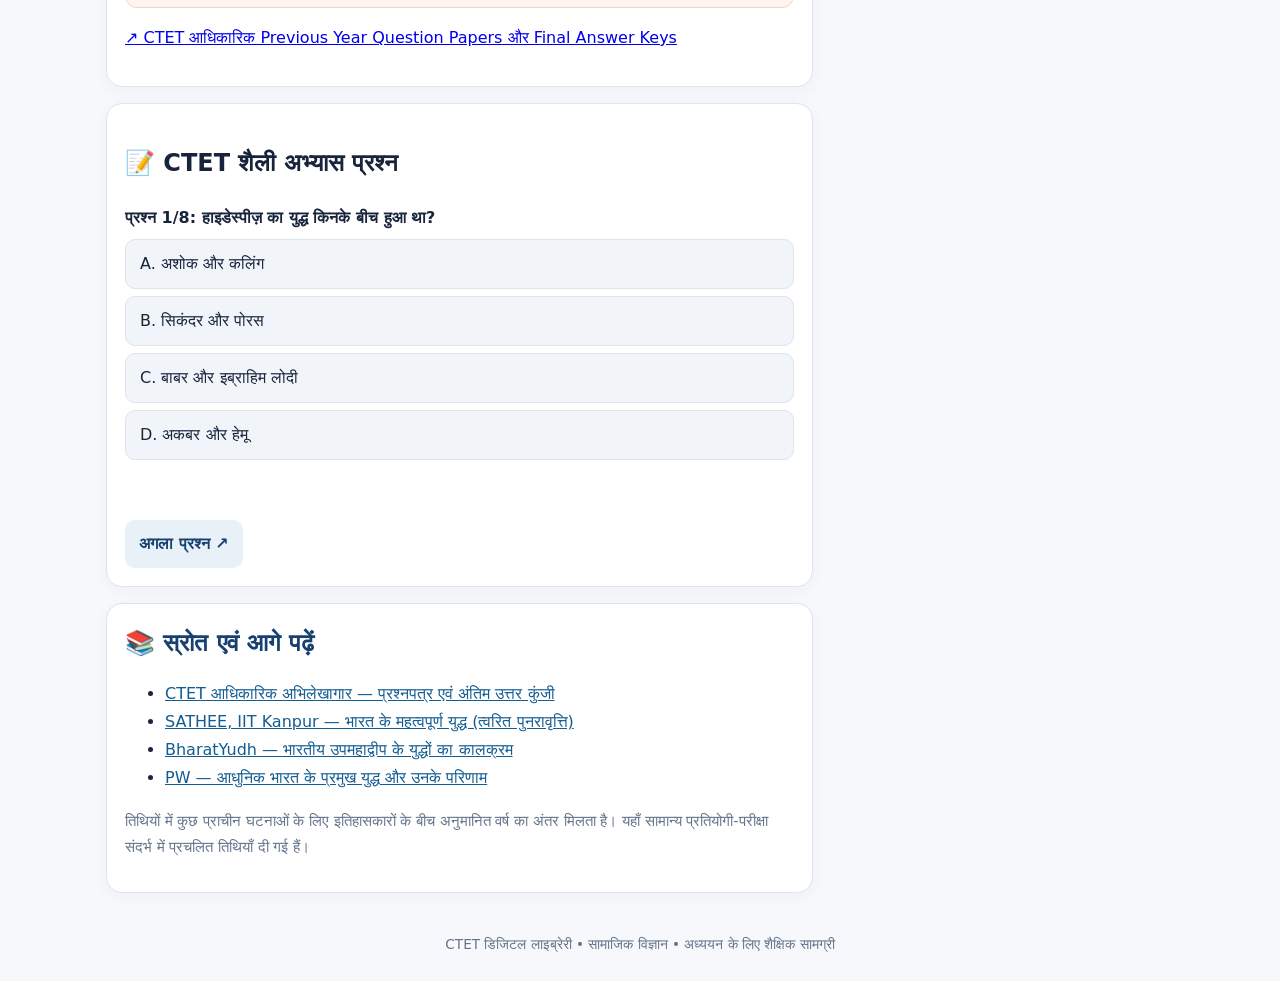
<file: content/Social_Science/bharat-ke-mahatvapurn-yuddh.html>
<!doctype html>
<html lang="hi">
<head>
<meta charset="utf-8"><meta name="viewport" content="width=device-width,initial-scale=1">
<meta name="description" content="भारत के महत्वपूर्ण युद्धों की कालक्रमानुसार समयरेखा, कारण, परिणाम, याद रखने की ट्रिक्स और CTET अभ्यास।">
<title>भारत के महत्वपूर्ण युद्ध | CTET सामाजिक विज्ञान</title>
<style>
:root{--ink:#17243b;--muted:#64748b;--paper:#f7f8fc;--card:#fff;--brand:#173f70;--gold:#e5a52d;--teal:#0f766e;--line:#dce4ef;--red:#b45345}
*{box-sizing:border-box}body{margin:0;background:var(--paper);color:var(--ink);font-family:"Noto Sans Devanagari","Mangal",system-ui,sans-serif;line-height:1.75}
.hero{background:linear-gradient(130deg,#102c50,#176b70);color:white;padding:34px 18px 28px;position:relative;overflow:hidden}.hero:after{content:"⚔";position:absolute;right:5%;top:-50px;font-size:210px;opacity:.09}.wrap{max-width:1100px;margin:auto;padding:0 16px}.eyebrow{color:#f6d58d;font-size:.85rem;font-weight:700;letter-spacing:.06em}.hero h1{font-size:clamp(1.8rem,5vw,3.1rem);line-height:1.25;margin:8px 0}.hero p{max-width:760px;color:#e4edf7;margin:10px 0 18px}.chips{display:flex;flex-wrap:wrap;gap:8px}.chip{border:1px solid #ffffff55;border-radius:30px;padding:5px 12px;font-size:.85rem}
.toolbar{display:flex;flex-wrap:wrap;gap:9px;align-items:center;background:white;padding:14px;border-radius:16px;margin:-18px auto 22px;position:relative;box-shadow:0 8px 28px #142b4614}.btn{border:0;border-radius:10px;padding:10px 14px;background:var(--brand);color:white;font:inherit;font-weight:700;cursor:pointer}.btn.alt{background:#e9f1f8;color:var(--brand)}.btn.gold{background:#fff2d6;color:#704600}.btn:focus,input:focus{outline:3px solid #f2c66e;outline-offset:2px}.rate{display:flex;align-items:center;gap:7px;color:var(--muted);font-size:.9rem}.rate input{width:95px}
.grid{display:grid;grid-template-columns:repeat(12,1fr);gap:16px}.main{grid-column:span 8}.side{grid-column:span 4}.panel,.battle,.quiz,.note{background:var(--card);border:1px solid var(--line);border-radius:16px;padding:18px;margin-bottom:16px;box-shadow:0 4px 16px #1d35570a}.panel h2,.section-title{margin:0 0 12px;color:var(--brand)}.section-title{font-size:1.45rem}.intro{font-size:1.02rem}.timeline{position:relative;padding-left:24px}.timeline:before{content:"";position:absolute;left:7px;top:8px;bottom:10px;width:3px;background:linear-gradient(var(--gold),var(--teal));border-radius:5px}.battle{position:relative;margin-left:0;padding:17px 18px 16px 20px}.battle:before{content:"";position:absolute;left:-24px;top:24px;width:13px;height:13px;border:3px solid white;border-radius:50%;background:var(--gold);box-shadow:0 0 0 2px var(--gold)}.year{font-size:1.1rem;font-weight:900;color:var(--teal)}.battle h3{margin:2px 0 6px;font-size:1.13rem}.meta{color:var(--muted);font-size:.9rem}.tag{display:inline-block;background:#edf5f4;color:#0f625d;padding:2px 9px;border-radius:20px;font-size:.78rem;margin:3px 4px 3px 0}.battle p{margin:7px 0}.battle details{margin-top:8px;border-top:1px dashed var(--line);padding-top:8px}.battle summary{cursor:pointer;color:var(--brand);font-weight:700}.trick{background:#fff7e7;border-left:4px solid var(--gold);padding:9px 12px;border-radius:8px;margin-top:9px}.side .panel{position:sticky;top:12px}.mini{font-size:.92rem;color:var(--muted)}.memory-list li{margin:8px 0}.table-wrap{overflow-x:auto}table{width:100%;border-collapse:collapse;font-size:.92rem}th,td{text-align:left;padding:9px;border-bottom:1px solid var(--line);vertical-align:top}th{background:#edf3f9;color:var(--brand)}.callout{background:#eef7f6;border:1px solid #cce6e2;border-radius:12px;padding:13px}.warning{background:#fff4ef;border:1px solid #f2d3c8;border-radius:12px;padding:13px}.quiz button.opt{display:block;width:100%;text-align:left;margin:7px 0;background:#f1f5f9;color:var(--ink);border:1px solid var(--line);font-weight:500}.quiz button.opt.correct{background:#e5f6ed;border-color:#4a9c72}.quiz button.opt.wrong{background:#fff0ed;border-color:#c66}.answer{min-height:28px;color:var(--teal);font-weight:700}.sources a{color:#135c91;overflow-wrap:anywhere}.footer{text-align:center;color:var(--muted);padding:24px;font-size:.85rem}
@media(max-width:780px){.main,.side{grid-column:span 12}.side .panel{position:static}.toolbar{margin-left:12px;margin-right:12px}.hero{padding-top:27px}}
@media print{.toolbar,.side,.quiz,.btn{display:none!important}body{background:white}.panel,.battle{box-shadow:none;break-inside:avoid}.main{grid-column:span 12}.hero{background:#fff;color:#111;padding:10px}.hero p{color:#333}}

/* Match every mobile action button to the compact Print/PDF button dimensions */
@media(max-width:650px){
  button:not(.menu-toggle),
  .btn,
  .links a,
  .nav a,
  .button-link,
  .primary-btn,
  a[role="button"]{
    display:inline-flex!important;
    align-items:center;
    justify-content:center;
    box-sizing:border-box;
    width:auto!important;
    min-width:0!important;
    max-width:100%;
    min-height:0!important;
    height:auto!important;
    padding:10px 14px!important;
    margin:4px 4px 4px 0;
    border-radius:10px!important;
    font-size:14px!important;
    line-height:1.4!important;
    font-weight:700;
    white-space:normal;
    text-align:center;
    vertical-align:middle;
  }
  .links,.nav{display:flex!important;flex-flow:row wrap!important;align-items:center;gap:6px}
  .quiz button.opt,.quiz button,
  #quizArea button{
    display:inline-flex!important;
    width:auto!important;
    max-width:100%;
    text-align:left;
  }
}

/* Compact, consistent mobile navigation controls and library filters */
@media(max-width:650px){
  .crumb a,
  .links a,
  .nav a,
  .home-btn,
  .back-btn,
  .go-home-btn,
  .home-button,
  .back-button{
    display:inline-flex!important;
    flex:0 0 auto!important;
    align-items:center!important;
    justify-content:center!important;
    box-sizing:border-box!important;
    width:auto!important;
    min-width:0!important;
    max-width:100%!important;
    min-height:0!important;
    height:auto!important;
    padding:10px 14px!important;
    margin:4px 6px 4px 0!important;
    border-radius:10px!important;
    font-size:14px!important;
    line-height:1.4!important;
    font-weight:700!important;
    white-space:normal!important;
    text-align:center!important;
  }
  .crumb,.links,.nav{
    display:flex!important;
    flex-flow:row wrap!important;
    align-items:center!important;
    gap:6px!important;
  }
  .filters{
    display:grid!important;
    grid-template-columns:max-content max-content!important;
    justify-content:start!important;
    align-items:center!important;
    gap:8px!important;
  }
  .filters .search-box{
    grid-column:1/-1!important;
    width:100%!important;
    min-width:0!important;
  }
  .filters select{
    display:block!important;
    width:auto!important;
    min-width:0!important;
    max-width:100%!important;
    min-height:40px!important;
    height:auto!important;
    padding:10px 14px!important;
    border-radius:10px!important;
    font-size:14px!important;
    line-height:1.4!important;
    box-sizing:border-box!important;
  }
}
</style>
</head>
<body>
<header class="hero"><div class="wrap"><div class="eyebrow">CTET • SOCIAL SCIENCE • HISTORY</div><h1>भारत के महत्वपूर्ण युद्ध<br>प्राचीन काल से स्वतंत्रता तक</h1><p>युद्धों को केवल तारीख की तरह नहीं, बल्कि कारण → घटना → परिणाम की कहानी की तरह पढ़िए। यह अध्ययन-पत्र कालक्रम, याददाश्त ट्रिक्स, त्वरित पुनरावृत्ति और CTET शैली के अभ्यास के साथ तैयार किया गया है।</p><div class="chips"><span class="chip">📅 Chronological Timeline</span><span class="chip">🧠 Memory Tricks</span><span class="chip">🔊 हिंदी ऑडियो</span><span class="chip">🎯 CTET Practice</span></div></div></header>
<div class="wrap">
<div class="toolbar" aria-label="पठन नियंत्रण"><strong>📖 किसी भी युद्ध/टॉपिक पर टैप करें — पढ़ना शुरू होगा</strong><button class="btn alt" onclick="window.print()">🖨 प्रिंट / PDF</button></div>
<div class="grid"><main class="main">
<section class="panel intro"><h2>इस पाठ को कैसे पढ़ें?</h2><p>सबसे पहले समयरेखा को ऊपर से नीचे पढ़ें। हर युद्ध में तीन बातें याद रखें—<b>कब हुआ, किनके बीच हुआ और उसका ऐतिहासिक महत्व क्या था।</b> किसी युद्ध के परिणाम को उस समय के राजनीतिक संदर्भ में समझें; हर संघर्ष का परिणाम केवल एक पक्ष की स्थायी जीत नहीं होता।</p><div class="callout"><b>महत्वपूर्ण:</b> BCE/ईसा पूर्व में बड़ी संख्या वाला वर्ष पहले आता है—326 ईसा पूर्व, 261 ईसा पूर्व से पुराना है। CE/ईस्वी में छोटी संख्या पहले आती है।</div></section>
<h2 class="section-title">⚔️ कालक्रमानुसार युद्धों की समयरेखा</h2><figure class="panel"><img src="tlm/important-battles-timeline.svg" alt="भारत के प्रमुख युद्धों की कालक्रमानुसार समयरेखा" style="width:100%;height:auto;border-radius:12px"><figcaption class="mini">चुनिंदा युद्धों का त्वरित कालक्रम।</figcaption></figure>
<div class="timeline">
<article class="battle"><div class="year">326 ईसा पूर्व</div><h3>हाइडेस्पीज़ / झेलम का युद्ध</h3><div class="meta">सिकंदर (अलेक्जेंडर) बनाम राजा पोरस • झेलम नदी के निकट</div><p>सिकंदर की भारतीय उपमहाद्वीप में आगे बढ़ती सेना का सामना पोरस से हुआ। यूनानी विवरणों में सिकंदर की विजय बताई जाती है; पोरस को बाद में उसका राज्य लौटाकर सहयोगी बनाया गया।</p><span class="tag">प्राचीन भारत</span><span class="tag">झेलम नदी</span><div class="trick">🧠 ट्रिक: <b>326 = सिकंदर–पोरस–झेलम</b> — तीनों को एक साथ याद करें।</div></article>
<article class="battle"><div class="year">लगभग 261 ईसा पूर्व</div><h3>कलिंग युद्ध</h3><div class="meta">मौर्य सम्राट अशोक बनाम कलिंग • वर्तमान ओडिशा क्षेत्र</div><p>भीषण जनहानि के बाद अशोक के जीवन और राज्यनीति में बड़ा परिवर्तन आया। अशोक के तेरहवें शिलालेख में कलिंग युद्ध के पश्चाताप का उल्लेख मिलता है। धम्म, नैतिक शासन और अहिंसा पर उसका जोर बढ़ा।</p><span class="tag">मौर्य साम्राज्य</span><span class="tag">अशोक का परिवर्तन</span><div class="trick">🧠 ट्रिक: <b>कलिंग की करुणा → अशोक का धम्म</b>।</div></article>
<article class="battle"><div class="year">1191 ईस्वी</div><h3>तराइन का प्रथम युद्ध</h3><div class="meta">पृथ्वीराज चौहान बनाम मुहम्मद गोरी</div><p>तराइन (वर्तमान तरावड़ी, हरियाणा के निकट) में पृथ्वीराज चौहान की सेना ने गोरी को पराजित किया।</p><div class="trick">🧠 ट्रिक: <b>तराइन 91 — पृथ्वीराज की जीत।</b></div></article>
<article class="battle"><div class="year">1192 ईस्वी</div><h3>तराइन का द्वितीय युद्ध</h3><div class="meta">पृथ्वीराज चौहान बनाम मुहम्मद गोरी</div><p>अगले वर्ष गोरी ने वापसी कर निर्णायक विजय प्राप्त की। उत्तर भारत में तुर्की सत्ता के विस्तार का रास्ता मजबूत हुआ।</p><div class="trick">🧠 ट्रिक: <b>तराइन 92 — गोरी की जीत।</b> 1191 और 1192 के विजेताओं को उलटकर न लिखें।</div></article>
<article class="battle"><div class="year">1194 ईस्वी</div><h3>चंदावर का युद्ध</h3><div class="meta">मुहम्मद गोरी बनाम कन्नौज के जयचंद</div><p>गोरी ने जयचंद को पराजित किया। गंगा-यमुना दोआब में गोरी की स्थिति मजबूत हुई।</p><div class="trick">🧠 ट्रिक: <b>चंदावर = गोरी बनाम जयचंद।</b></div></article>
<article class="battle"><div class="year">1526 ईस्वी</div><h3>पानीपत का प्रथम युद्ध</h3><div class="meta">बाबर बनाम इब्राहिम लोदी • 21 अप्रैल 1526</div><p>बाबर ने तोपखाने और तुलुगमा जैसी युद्ध-रणनीति का उपयोग किया। इब्राहिम लोदी मारा गया और भारत में मुगल सत्ता की नींव पड़ी।</p><span class="tag">मुगल काल का आरंभ</span><div class="trick">🧠 ट्रिक: <b>पानीपत 1526 = बाबर–लोदी।</b></div></article>
<article class="battle"><div class="year">1527 ईस्वी</div><h3>खानवा का युद्ध</h3><div class="meta">बाबर बनाम मेवाड़ के राणा सांगा</div><p>बाबर ने राणा सांगा की संयुक्त राजपूत शक्ति को पराजित किया। इससे उत्तर भारत में मुगल सत्ता और मजबूत हुई।</p><div class="trick">🧠 ट्रिक: <b>खानवा 1527 = बाबर–राणा सांगा।</b> यह पानीपत नहीं, खानवा था।</div></article>
<article class="battle"><div class="year">1528 ईस्वी</div><h3>चंदेरी का युद्ध</h3><div class="meta">बाबर बनाम मेदिनी राय</div><p>बाबर ने चंदेरी पर अधिकार किया। यह मध्य भारत में मुगल विस्तार की महत्वपूर्ण घटना थी।</p></article>
<article class="battle"><div class="year">1529 ईस्वी</div><h3>घाघरा का युद्ध</h3><div class="meta">बाबर बनाम अफगान सरदारों और सहयोगी शक्तियों</div><p>घाघरा क्षेत्र में बाबर की विजय ने पूर्वी उत्तर भारत में उसकी स्थिति को मजबूत किया।</p><div class="trick">🧠 ट्रिक: <b>बाबर की श्रृंखला: 26 पानीपत → 27 खानवा → 28 चंदेरी → 29 घाघरा।</b></div></article>
<article class="battle"><div class="year">1539 ईस्वी</div><h3>चौसा का युद्ध</h3><div class="meta">शेरशाह सूरी बनाम हुमायूँ</div><p>शेरखान (बाद में शेरशाह) ने हुमायूँ को हराया। हुमायूँ को पीछे हटना पड़ा और शेरशाह की शक्ति बढ़ी।</p></article>
<article class="battle"><div class="year">1540 ईस्वी</div><h3>कन्नौज / बिलग्राम का युद्ध</h3><div class="meta">शेरशाह सूरी बनाम हुमायूँ</div><p>शेरशाह की विजय के बाद हुमायूँ को भारत छोड़ना पड़ा और उत्तर भारत में सूर शासन स्थापित हुआ।</p><div class="trick">🧠 ट्रिक: <b>चौसा 1539, कन्नौज 1540 — दोनों में शेरशाह विजयी।</b></div></article>
<article class="battle"><div class="year">1556 ईस्वी</div><h3>पानीपत का द्वितीय युद्ध</h3><div class="meta">अकबर की ओर से बैरम खाँ बनाम हेमू • 5 नवम्बर 1556</div><p>मुगल सेना का नेतृत्व बैरम खाँ ने किया। हेमू घायल हुआ और मुगल पक्ष की विजय से अकबर की सत्ता मजबूत हुई।</p><div class="trick">🧠 ट्रिक: <b>पानीपत 1556 = अकबर का पक्ष / बैरम खाँ बनाम हेमू।</b></div></article>
<article class="battle"><div class="year">1565 ईस्वी</div><h3>राक्षस-तंगड़ी / तालीकोटा का युद्ध</h3><div class="meta">विजयनगर साम्राज्य बनाम दक्कन की सल्तनतों का संघ</div><p>दक्कनी सल्तनतों के संघ ने विजयनगर सेना को पराजित किया। इसके बाद विजयनगर की केंद्रीय राजनीतिक शक्ति को गहरा आघात पहुँचा।</p><div class="trick">🧠 ट्रिक: <b>तालीकोटा 1565 = विजयनगर को बड़ा झटका।</b></div></article>
<article class="battle"><div class="year">1576 ईस्वी</div><h3>हल्दीघाटी का युद्ध</h3><div class="meta">महाराणा प्रताप बनाम अकबर की ओर से राजा मानसिंह के नेतृत्व वाली मुगल सेना</div><p>मेवाड़ के प्रतिरोध के इतिहास में यह प्रसिद्ध संघर्ष है। युद्ध के तात्कालिक सैन्य परिणाम के बावजूद महाराणा प्रताप का प्रतिरोध आगे भी जारी रहा; इसलिए इसे मेवाड़ के संघर्ष के व्यापक संदर्भ में पढ़ें।</p><div class="trick">🧠 ट्रिक: <b>हल्दीघाटी 1576 = प्रताप बनाम मानसिंह।</b></div></article>
<article class="battle"><div class="year">1658 ईस्वी</div><h3>सामूगढ़ का युद्ध</h3><div class="meta">औरंगज़ेब और मुराद की संयुक्त शक्ति बनाम दारा शिकोह</div><p>मुगल उत्तराधिकार संघर्ष में औरंगज़ेब की विजय हुई। इससे मुगल सिंहासन पर उसके अधिकार का रास्ता खुला।</p></article>
<article class="battle"><div class="year">1739 ईस्वी</div><h3>करनाल का युद्ध</h3><div class="meta">नादिरशाह बनाम मुगल सम्राट मुहम्मद शाह</div><p>नादिरशाह ने मुगल सेना को पराजित किया और दिल्ली पर आक्रमण किया। यह मुगल साम्राज्य की कमजोरी का महत्वपूर्ण संकेत था।</p><div class="trick">🧠 ट्रिक: <b>करनाल 1739 = नादिरशाह।</b></div></article>
<article class="battle"><div class="year">1757 ईस्वी</div><h3>प्लासी का युद्ध</h3><div class="meta">ईस्ट इंडिया कंपनी की सेना (रॉबर्ट क्लाइव) बनाम बंगाल के नवाब सिराजुद्दौला • 23 जून</div><p>मीर जाफर सहित कुछ दरबारी गुटों की निष्क्रियता/विश्वासघात ने नवाब की स्थिति कमजोर की। कंपनी की विजय ने बंगाल की राजनीति में उसके हस्तक्षेप और राजनीतिक प्रभुत्व का रास्ता खोला।</p><span class="tag">औपनिवेशिक विस्तार</span><div class="trick">🧠 ट्रिक: <b>प्लासी 1757 = सिराजुद्दौला, मीर जाफर, क्लाइव।</b></div></article>
<article class="battle"><div class="year">1760 ईस्वी</div><h3>वांडीवाश का युद्ध</h3><div class="meta">अंग्रेज़ी सेना (आयर कूट) बनाम फ्रांसीसी सेना (काउंट डी लाली)</div><p>कर्नाटक युद्धों के संदर्भ में अंग्रेज़ों की विजय ने भारत में फ्रांसीसी राजनीतिक महत्वाकांक्षाओं को कमजोर किया।</p><div class="trick">🧠 ट्रिक: <b>वांडीवाश 1760 = अंग्रेज़ बनाम फ्रांसीसी।</b></div></article>
<article class="battle"><div class="year">1761 ईस्वी</div><h3>पानीपत का तृतीय युद्ध</h3><div class="meta">अहमदशाह अब्दाली बनाम मराठा संघ • 14 जनवरी 1761</div><p>अब्दाली की सेना ने मराठों को पराजित किया। मराठा शक्ति को भारी क्षति हुई, लेकिन मराठा राजनीतिक शक्ति बाद में फिर उभरी।</p><div class="trick">🧠 ट्रिक: <b>पानीपत 1761 = अब्दाली बनाम मराठा।</b></div></article>
<article class="battle"><div class="year">1764 ईस्वी</div><h3>बक्सर का युद्ध</h3><div class="meta">ईस्ट इंडिया कंपनी (हेक्टर मुनरो) बनाम मीर कासिम, अवध के शुजाउद्दौला और मुगल सम्राट शाह आलम द्वितीय की संयुक्त सेना • 22 अक्टूबर</div><p>कंपनी की विजय के बाद 1765 की इलाहाबाद संधि और बंगाल, बिहार तथा उड़ीसा की दीवानी मिलने का मार्ग प्रशस्त हुआ। कंपनी का राजस्व और राजनीतिक नियंत्रण निर्णायक रूप से बढ़ा।</p><div class="trick">🧠 ट्रिक: <b>बक्सर 1764 = तीन सहयोगी शासक; दीवानी 1765।</b></div></article>
<article class="battle"><div class="year">1767–1769, 1780–1784, 1790–1792, 1799</div><h3>चार आंग्ल–मैसूर युद्ध</h3><div class="meta">मैसूर के हैदर अली और टीपू सुल्तान बनाम अंग्रेज़ ईस्ट इंडिया कंपनी तथा उसके सहयोगी</div><p>चार चरणों में हुए संघर्षों ने दक्षिण भारत की राजनीति को प्रभावित किया। 1799 में श्रीरंगपट्टनम के पतन और टीपू सुल्तान की मृत्यु के साथ चौथा युद्ध समाप्त हुआ।</p><div class="trick">🧠 ट्रिक: <b>मैसूर के चार पड़ाव: 67–69, 80–84, 90–92, 99।</b></div></article>
<article class="battle"><div class="year">1775–1782, 1803–1805, 1817–1818</div><h3>तीन आंग्ल–मराठा युद्ध</h3><div class="meta">मराठा शक्तियाँ बनाम ईस्ट इंडिया कंपनी</div><p>तीन चरणों के संघर्षों के बाद 1818 में पेशवा पद का अंत हुआ और कंपनी का प्रभुत्व बढ़ा।</p><div class="trick">🧠 ट्रिक: <b>मराठा युद्धों का अंतिम वर्ष 1818 याद रखें।</b></div></article>
<article class="battle"><div class="year">1845–1846 और 1848–1849</div><h3>दो आंग्ल–सिख युद्ध</h3><div class="meta">सिख साम्राज्य बनाम ईस्ट इंडिया कंपनी</div><p>दो युद्धों के बाद 1849 में पंजाब का विलय ब्रिटिश शासन में हुआ। प्रमुख युद्धों में मुदकी, फिरोजशाह, अलीवाल, सोबराँव और चिलियाँवाला शामिल हैं।</p><div class="trick">🧠 ट्रिक: <b>सिख युद्ध: पहला 1845–46, दूसरा 1848–49; पंजाब विलय 1849।</b></div></article>
<article class="battle"><div class="year">1857–1858</div><h3>1857 का विद्रोह / प्रथम स्वतंत्रता संग्राम</h3><div class="meta">भारतीय सिपाही, शासक और जनता के अनेक समूह बनाम ईस्ट इंडिया कंपनी</div><p>मेरठ से शुरू हुआ विद्रोह दिल्ली, कानपुर, लखनऊ, झाँसी, बरेली और अन्य क्षेत्रों तक फैला। यह एक व्यापक विद्रोह था, न कि एक ही मैदान का युद्ध। 1858 में कंपनी शासन समाप्त होकर भारत सीधे ब्रिटिश क्राउन के अधीन आया।</p><div class="trick">🧠 ट्रिक: <b>1857 विद्रोह → 1858 कंपनी शासन का अंत।</b></div></article>
</div>
<section class="panel"><h2>🧠 एक नज़र में याद रखने वाली संख्याएँ</h2><div class="table-wrap"><table><thead><tr><th>श्रृंखला</th><th>वर्ष</th><th>याद रखने का संकेत</th></tr></thead><tbody>
<tr><td>तराइन</td><td>1191, 1192</td><td>पहले पृथ्वीराज, फिर गोरी</td></tr>
<tr><td>बाबर की प्रमुख लड़ाइयाँ</td><td>1526, 1527, 1528, 1529</td><td>पानीपत → खानवा → चंदेरी → घाघरा</td></tr>
<tr><td>पानीपत के तीन युद्ध</td><td>1526, 1556, 1761</td><td>बाबर–लोदी; अकबर पक्ष–हेमू; अब्दाली–मराठा</td></tr>
<tr><td>कंपनी के निर्णायक युद्ध</td><td>1757, 1764</td><td>प्लासी से राजनीतिक दखल; बक्सर से दीवानी का रास्ता</td></tr>
<tr><td>1857 का विद्रोह</td><td>1857–58</td><td>विद्रोह और फिर क्राउन शासन</td></tr>
</tbody></table></div></section>
<section class="panel"><h2>🎯 CTET के लिए क्या याद रखें?</h2><p>CTET सामाजिक विज्ञान में केवल तिथियाँ रटने के बजाय इतिहास की समझ, कारण–परिणाम, स्रोतों का उपयोग, बहु-दृष्टिकोण और इतिहास-शिक्षण की पद्धति महत्वपूर्ण हैं। युद्धों के संदर्भ में वर्ष, पक्ष, स्थान, परिणाम और उसके बाद हुए राजनीतिक परिवर्तन पर आधारित प्रश्नों का अभ्यास करें।</p><div class="warning"><b>पिछले प्रश्नपत्रों के बारे में ईमानदार नोट:</b> CTET की आधिकारिक वेबसाइट पर फरवरी 2026, दिसंबर 2024, जुलाई 2024, जनवरी 2024, अगस्त 2023, दिसंबर 2022, दिसंबर 2021, जनवरी 2021 तथा 2018–2019 के प्रश्नपत्र उपलब्ध कराए गए हैं। इस पेज में किसी खास युद्ध को किसी खास वर्ष/सेट में पूछा गया बताने का दावा नहीं किया गया है, क्योंकि प्रत्येक आधिकारिक PDF के प्रश्नों और सेट को मिलाकर प्रत्यक्ष सत्यापन किए बिना ऐसा दावा भ्रामक होगा। नीचे दिए प्रश्न CTET-शैली के अभ्यास प्रश्न हैं, पिछले पेपर से शब्दशः प्रश्न नहीं।</div><p><a href="https://ctet.nic.in/archive/" target="_blank" rel="noopener">↗ CTET आधिकारिक Previous Year Question Papers और Final Answer Keys</a></p></section>
<section class="quiz"><h2>📝 CTET शैली अभ्यास प्रश्न</h2><div id="quizArea"></div><p class="answer" id="feedback" aria-live="polite"></p><button class="btn alt" onclick="nextQ()">अगला प्रश्न ↗</button></section>
<section class="panel"><h2>📚 स्रोत एवं आगे पढ़ें</h2><ul class="sources">
<li><a href="https://ctet.nic.in/archive/" target="_blank" rel="noopener">CTET आधिकारिक अभिलेखागार — प्रश्नपत्र एवं अंतिम उत्तर कुंजी</a></li>
<li><a href="https://sathee.iitk.ac.in/sathee-railway-exams/student-corner/quick-revision/gk/history-important-battles-in-indian-history/" target="_blank" rel="noopener">SATHEE, IIT Kanpur — भारत के महत्वपूर्ण युद्ध (त्वरित पुनरावृत्ति)</a></li>
<li><a href="https://www.bharatyudh.com/battles" target="_blank" rel="noopener">BharatYudh — भारतीय उपमहाद्वीप के युद्धों का कालक्रम</a></li>
<li><a href="https://www.pw.live/upsc/exams/important-battles-in-indian-history" target="_blank" rel="noopener">PW — आधुनिक भारत के प्रमुख युद्ध और उनके परिणाम</a></li>
</ul><p class="mini">तिथियों में कुछ प्राचीन घटनाओं के लिए इतिहासकारों के बीच अनुमानित वर्ष का अंतर मिलता है। यहाँ सामान्य प्रतियोगी-परीक्षा संदर्भ में प्रचलित तिथियाँ दी गई हैं।</p></section>
</main>
<aside class="side"><section class="panel"><h2>📌 60 सेकंड रिविजन</h2><ol class="memory-list"><li>326 ई.पू. — सिकंदर और पोरस</li><li>261 ई.पू. — कलिंग और अशोक</li><li>1191/1192 — तराइन</li><li>1526/1556/1761 — पानीपत</li><li>1757 — प्लासी</li><li>1764 — बक्सर</li><li>1857 — विद्रोह</li></ol></section><section class="panel"><h2>🧩 परीक्षा में भ्रमित न हों</h2><ul class="mini"><li>तराइन और पानीपत अलग-अलग युद्धस्थल हैं।</li><li>प्लासी 1757; बक्सर 1764।</li><li>द्वितीय पानीपत में बैरम खाँ ने अकबर की ओर से नेतृत्व किया।</li><li>हल्दीघाटी के बाद मेवाड़ का प्रतिरोध समाप्त नहीं हुआ।</li><li>1857 एक व्यापक विद्रोह था, एक अकेली लड़ाई नहीं।</li></ul></section></aside></div>
</div><footer class="footer">CTET डिजिटल लाइब्रेरी • सामाजिक विज्ञान • अध्ययन के लिए शैक्षिक सामग्री</footer>
<script>
const questions=[
{q:'हाइडेस्पीज़ का युद्ध किनके बीच हुआ था?',o:['अशोक और कलिंग','सिकंदर और पोरस','बाबर और इब्राहिम लोदी','अकबर और हेमू'],a:1,e:'326 ईसा पूर्व में झेलम नदी के निकट सिकंदर और पोरस का संघर्ष हुआ।'},
{q:'कलिंग युद्ध के बाद किस मौर्य शासक की नीति में परिवर्तन आया?',o:['चंद्रगुप्त मौर्य','बिंदुसार','अशोक','दशरथ'],a:2,e:'कलिंग युद्ध के पश्चात अशोक ने धम्म और नैतिक शासन पर अधिक बल दिया।'},
{q:'तराइन के प्रथम युद्ध (1191) में किसकी विजय हुई?',o:['मुहम्मद गोरी','पृथ्वीराज चौहान','बाबर','जयचंद'],a:1,e:'1191 में पृथ्वीराज चौहान विजयी हुए; 1192 में गोरी विजयी हुआ।'},
{q:'प्रथम पानीपत युद्ध 1526 में बाबर ने किसे हराया?',o:['राणा सांगा','हेमू','इब्राहिम लोदी','शेरशाह सूरी'],a:2,e:'1526 में बाबर ने दिल्ली सल्तनत के इब्राहिम लोदी को पराजित किया।'},
{q:'खानवा का युद्ध (1527) बाबर ने किसके विरुद्ध लड़ा?',o:['राणा सांगा','महाराणा प्रताप','हेमू','शाह आलम द्वितीय'],a:0,e:'खानवा में बाबर का सामना मेवाड़ के राणा सांगा से हुआ।'},
{q:'प्लासी का युद्ध किस वर्ष हुआ?',o:['1764','1757','1761','1857'],a:1,e:'प्लासी का युद्ध 23 जून 1757 को हुआ।'},
{q:'बक्सर के युद्ध (1764) के बाद किस संधि ने दीवानी मिलने का मार्ग प्रशस्त किया?',o:['सालबाई की संधि','इलाहाबाद की संधि','मंगलौर की संधि','लाहौर की संधि'],a:1,e:'1765 की इलाहाबाद संधि के बाद कंपनी को बंगाल, बिहार और उड़ीसा की दीवानी मिली।'},
{q:'तृतीय पानीपत युद्ध (1761) में मराठों का सामना किससे हुआ?',o:['नादिरशाह','अहमदशाह अब्दाली','मुहम्मद गोरी','टीपू सुल्तान'],a:1,e:'14 जनवरी 1761 को अहमदशाह अब्दाली और मराठा संघ के बीच युद्ध हुआ।'}
];let qi=0;
function renderQ(){const q=questions[qi];document.getElementById('quizArea').innerHTML='<b>प्रश्न '+(qi+1)+'/'+questions.length+': '+q.q+'</b>'+q.o.map((x,i)=>'<button class="btn opt" onclick="answer('+i+')" id="o'+i+'">'+String.fromCharCode(65+i)+'. '+x+'</button>').join('');document.getElementById('feedback').textContent=''}
function answer(i){const q=questions[qi];document.querySelectorAll('.opt').forEach((b,n)=>{b.disabled=true;if(n===q.a)b.classList.add('correct');if(n===i&&i!==q.a)b.classList.add('wrong')});document.getElementById('feedback').textContent=(i===q.a?'सही उत्तर! ':'सही उत्तर: '+q.o[q.a]+'. ')+q.e}
function nextQ(){qi=(qi+1)%questions.length;renderQ()}renderQ();
</script>
<script src="../../assets/js/reading-assistant.js" defer></script>
</body></html>
</file>
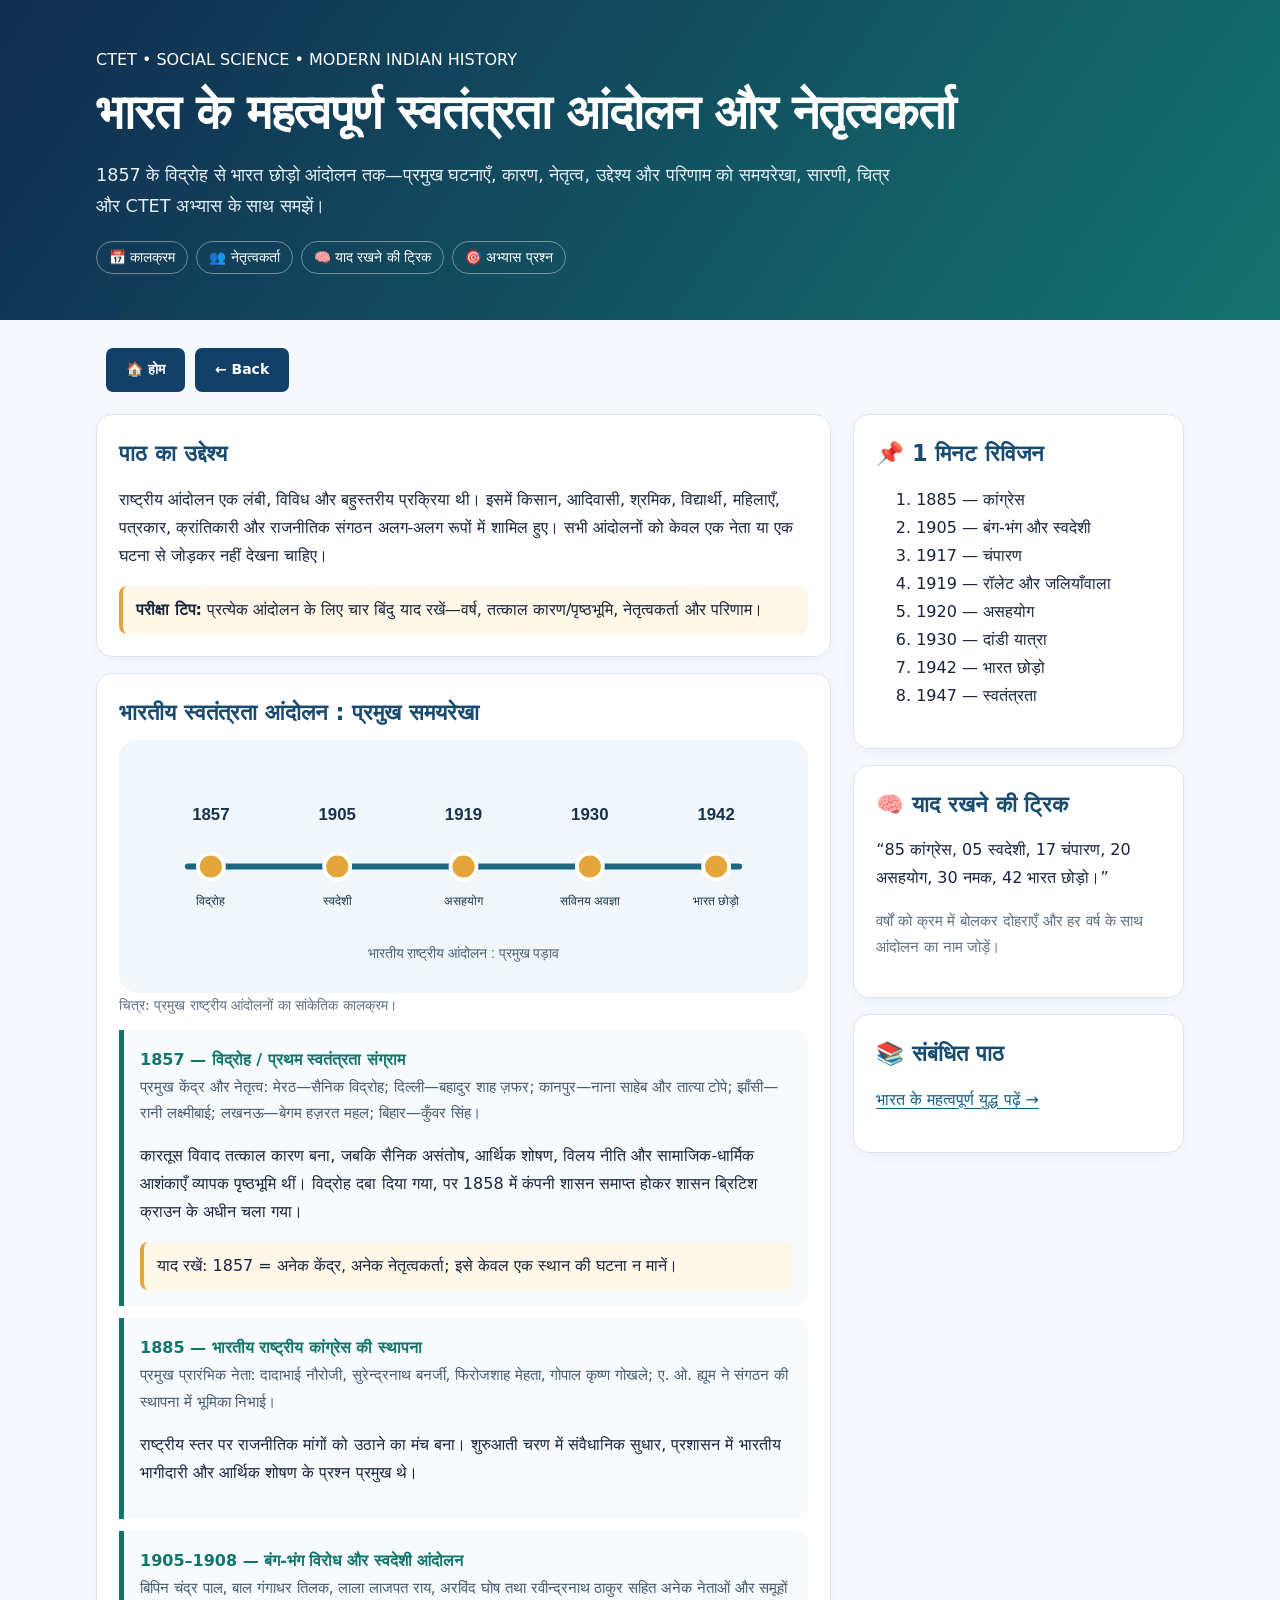
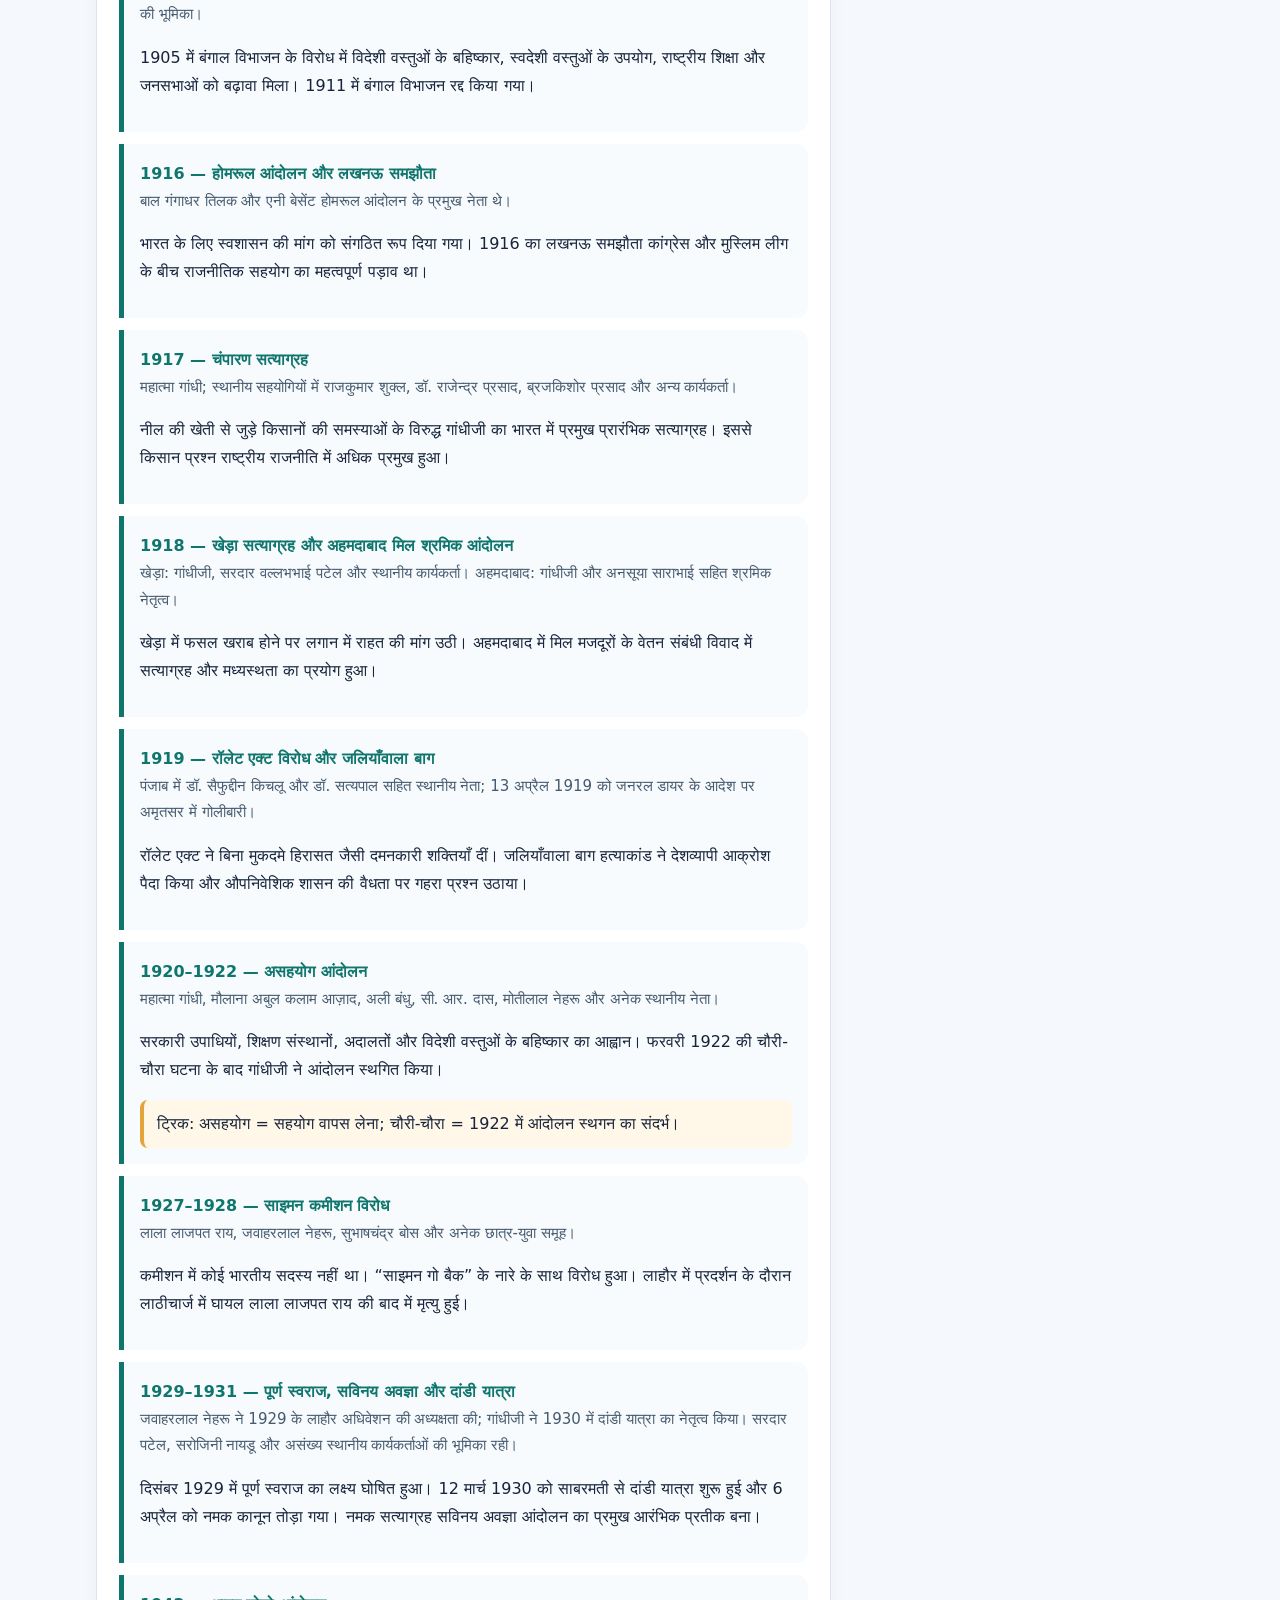
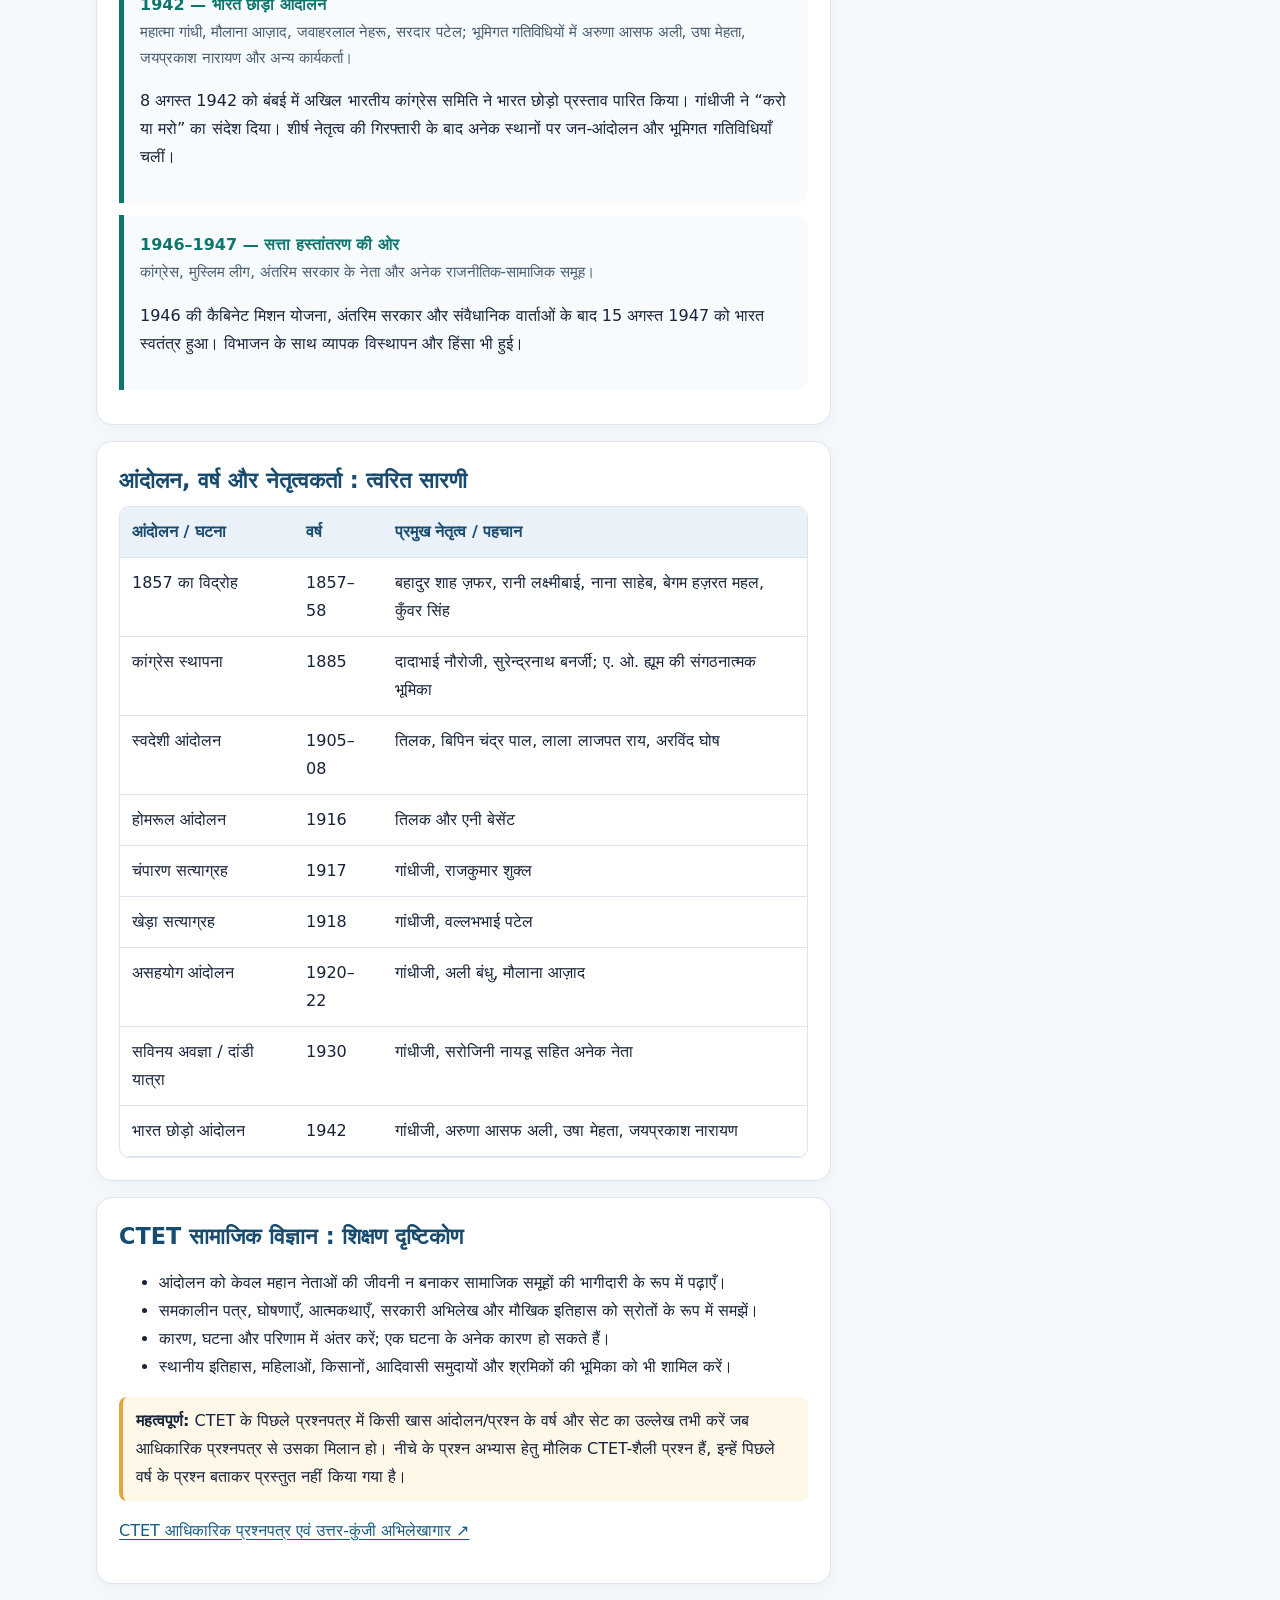
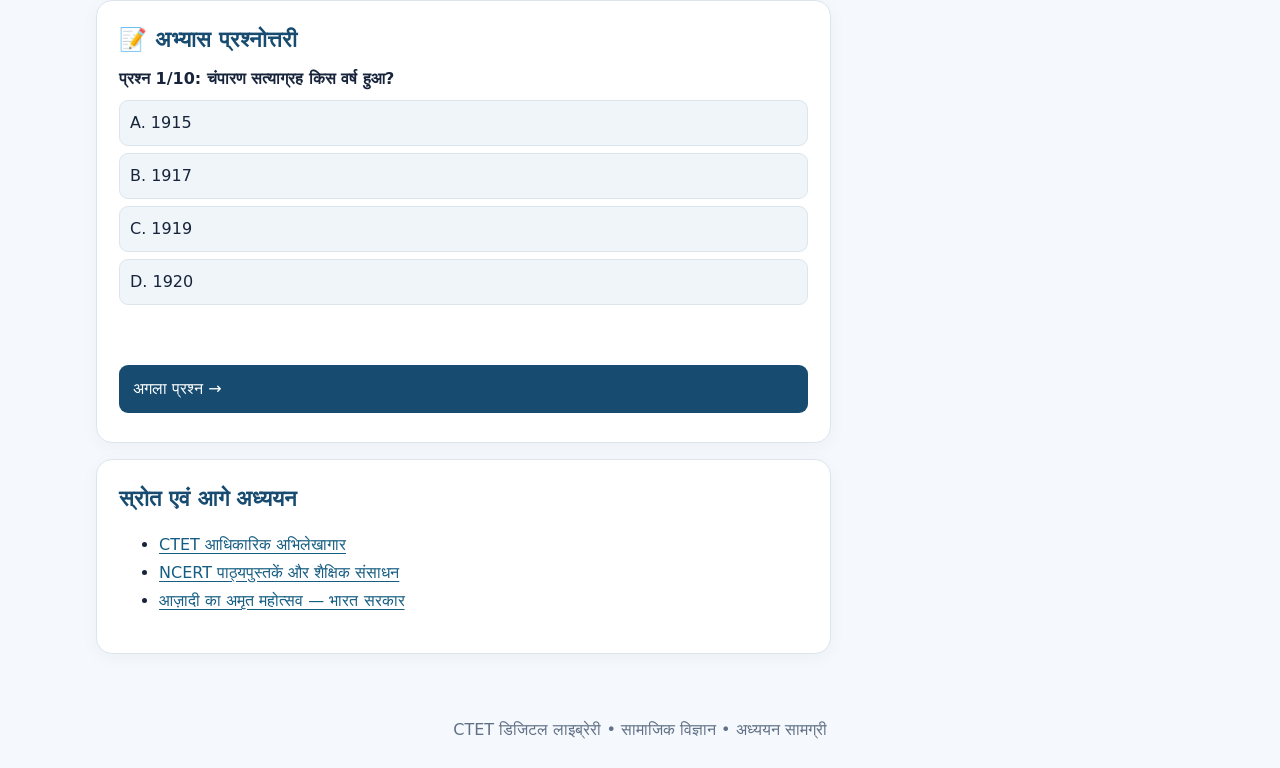
<file: content/Social_Science/bharat-me-swatantrata-andolan.html>
<!doctype html>
<html lang="hi"><head><meta charset="utf-8"><meta name="viewport" content="width=device-width,initial-scale=1">
<meta name="description" content="भारत के प्रमुख स्वतंत्रता आंदोलनों, उनके नेतृत्वकर्ताओं, वर्ष, उद्देश्य और CTET अभ्यास प्रश्नों का अध्ययन।">
<title>भारत के महत्वपूर्ण स्वतंत्रता आंदोलन और नेतृत्वकर्ता | CTET सामाजिक विज्ञान</title>
<style>
:root{--ink:#17243b;--muted:#607086;--paper:#f5f8fc;--card:#fff;--blue:#174b70;--teal:#0f766e;--gold:#e3a43b;--line:#dce5ee}
*{box-sizing:border-box}body{margin:0;background:var(--paper);color:var(--ink);font:16px/1.75 "Noto Sans Devanagari","Mangal",system-ui,sans-serif}.hero{background:linear-gradient(125deg,#102c50,#14736f);color:white;padding:34px 18px}.wrap{max-width:1080px;margin:auto;padding:0 16px}.hero h1{font-size:clamp(1.8rem,5vw,3rem);line-height:1.25;margin:8px 0}.hero p{max-width:800px;color:#e4eef6}.chips{display:flex;flex-wrap:wrap;gap:8px}.chip{border:1px solid #ffffff66;border-radius:22px;padding:4px 12px;font-size:.85rem}.layout{display:grid;grid-template-columns:2fr 1fr;gap:18px;margin:22px auto}.card{background:var(--card);border:1px solid var(--line);border-radius:16px;padding:18px;margin-bottom:16px;box-shadow:0 4px 18px #1a35520a}.card h2{color:var(--blue);margin:0 0 10px}.event{border-left:5px solid var(--teal);padding:12px 15px;margin:12px 0;background:#f8fbfd;border-radius:0 12px 12px 0}.year{font-weight:900;color:var(--teal)}.leader{color:#465b70;font-size:.94rem}.tip{background:#fff7e7;border-left:4px solid var(--gold);padding:10px 13px;border-radius:8px;margin-top:9px}.table-wrap{overflow-x:auto}table{border-collapse:collapse;width:100%;min-width:580px}th,td{text-align:left;padding:10px;border-bottom:1px solid var(--line);vertical-align:top}th{background:#eaf1f8;color:var(--blue)}figure{margin:12px 0}figure img{display:block;width:100%;height:auto;border-radius:12px}figcaption{color:var(--muted);font-size:.88rem}.quiz button{display:block;width:100%;text-align:left;padding:10px;margin:7px 0;border:1px solid var(--line);border-radius:9px;background:#f0f5f9;color:var(--ink);font:inherit;cursor:pointer}.quiz button:disabled{opacity:.8}.correct{background:#e4f6eb!important;border-color:#4a9c72!important}.wrong{background:#fff0ed!important;border-color:#c66!important}.feedback{font-weight:700;color:var(--teal);min-height:28px}.side{position:sticky;top:12px;align-self:start}.muted{color:var(--muted);font-size:.93rem}.footer{text-align:center;color:var(--muted);padding:24px}@media(max-width:800px){.layout{grid-template-columns:1fr}.side{position:static}}

/* Professional responsive refinements */
html{scroll-behavior:smooth;-webkit-text-size-adjust:100%}
body{overflow-x:hidden}
a{color:#155d82;text-underline-offset:3px}
button,a{-webkit-tap-highlight-color:transparent}
button{touch-action:manipulation}
.hero{padding:clamp(24px,5vw,46px) 0}
.hero .wrap{max-width:1120px}
.hero h1{max-width:900px;letter-spacing:-.02em}
.hero p{font-size:clamp(.98rem,1.6vw,1.1rem);line-height:1.8}
.wrap{width:100%;max-width:1120px}
.layout{grid-template-columns:minmax(0,2fr) minmax(250px,.9fr);align-items:start;gap:22px}
main,.side{min-width:0}
.card{padding:clamp(15px,2.2vw,22px);border-radius:16px;overflow-wrap:anywhere}
.card h2{font-size:clamp(1.15rem,2vw,1.4rem);line-height:1.45}
.event{padding:clamp(11px,1.8vw,16px);overflow-wrap:anywhere}
.table-wrap{max-width:100%;overflow-x:auto;-webkit-overflow-scrolling:touch;border:1px solid var(--line);border-radius:10px}
table{min-width:590px;width:100%}
th,td{padding:11px 12px}
.quiz button,.quiz>button{min-height:46px;line-height:1.5;transition:background .15s,border-color .15s}
.quiz button:focus-visible,.quiz>button:focus-visible{outline:3px solid #e3a43b;outline-offset:2px}
.card a{overflow-wrap:anywhere}
@media(max-width:800px){
 .layout{grid-template-columns:minmax(0,1fr);gap:8px;margin:14px auto}
 .side{display:grid;grid-template-columns:repeat(2,minmax(0,1fr));gap:12px;position:static}
 .side .card{margin:0}
}
@media(max-width:600px){
 body{font-size:15px;line-height:1.72}
 .hero{padding:24px 0 26px}
 .hero .wrap{padding:0 15px}
 .hero h1{font-size:clamp(1.55rem,7vw,2.05rem);line-height:1.35;margin:10px 0}
 .hero p{font-size:.94rem;line-height:1.75;margin-bottom:14px}
 .chips{gap:6px}
 .chip{font-size:.76rem;padding:4px 9px}
 .wrap{padding-left:12px;padding-right:12px}
 .layout{margin:12px auto}
 .card{padding:14px;margin-bottom:12px;border-radius:13px}
 .card h2{font-size:1.13rem;margin-bottom:8px}
 .event{margin:10px 0;padding:11px 12px;border-left-width:4px;border-radius:0 10px 10px 0}
 .year{font-size:.98rem;line-height:1.55}
 .leader{font-size:.88rem;line-height:1.65}
 .tip{padding:9px 10px;font-size:.9rem}
 figure{margin:8px 0}
 figure img{max-width:100%;height:auto}
 figcaption{font-size:.8rem}
 .table-wrap{margin:8px -2px}
 table{min-width:560px;font-size:.86rem}
 th,td{padding:9px 10px}
 .side{grid-template-columns:minmax(0,1fr);gap:10px}
 .side .card{padding:14px}
 .side ol{padding-left:22px}
 .quiz button,.quiz>button{width:100%;min-height:48px;margin:7px 0;padding:11px 12px;font-size:.93rem;border-radius:10px}
 .feedback{font-size:.9rem;line-height:1.6}
 .footer{padding:18px 12px;font-size:.85rem}
}
@media(min-width:601px) and (max-width:800px){
 .side{grid-template-columns:repeat(2,minmax(0,1fr))}
 .side .card:last-child{grid-column:1/-1}
}
@media(prefers-reduced-motion:reduce){html{scroll-behavior:auto}}


/* Match every mobile action button to the compact Print/PDF button dimensions */
@media(max-width:650px){
  button:not(.menu-toggle),
  .btn,
  .links a,
  .nav a,
  .button-link,
  .primary-btn,
  a[role="button"]{
    display:inline-flex!important;
    align-items:center;
    justify-content:center;
    box-sizing:border-box;
    width:auto!important;
    min-width:0!important;
    max-width:100%;
    min-height:0!important;
    height:auto!important;
    padding:10px 14px!important;
    margin:4px 4px 4px 0;
    border-radius:10px!important;
    font-size:14px!important;
    line-height:1.4!important;
    font-weight:700;
    white-space:normal;
    text-align:center;
    vertical-align:middle;
  }
  .links,.nav{display:flex!important;flex-flow:row wrap!important;align-items:center;gap:6px}
  .quiz button.opt,.quiz button,
  #quizArea button{
    display:inline-flex!important;
    width:auto!important;
    max-width:100%;
    text-align:left;
  }
}

/* Compact, consistent mobile navigation controls and library filters */
@media(max-width:650px){
  .crumb a,
  .links a,
  .nav a,
  .home-btn,
  .back-btn,
  .go-home-btn,
  .home-button,
  .back-button{
    display:inline-flex!important;
    flex:0 0 auto!important;
    align-items:center!important;
    justify-content:center!important;
    box-sizing:border-box!important;
    width:auto!important;
    min-width:0!important;
    max-width:100%!important;
    min-height:0!important;
    height:auto!important;
    padding:10px 14px!important;
    margin:4px 6px 4px 0!important;
    border-radius:10px!important;
    font-size:14px!important;
    line-height:1.4!important;
    font-weight:700!important;
    white-space:normal!important;
    text-align:center!important;
  }
  .crumb,.links,.nav{
    display:flex!important;
    flex-flow:row wrap!important;
    align-items:center!important;
    gap:6px!important;
  }
  .filters{
    display:grid!important;
    grid-template-columns:max-content max-content!important;
    justify-content:start!important;
    align-items:center!important;
    gap:8px!important;
  }
  .filters .search-box{
    grid-column:1/-1!important;
    width:100%!important;
    min-width:0!important;
  }
  .filters select{
    display:block!important;
    width:auto!important;
    min-width:0!important;
    max-width:100%!important;
    min-height:40px!important;
    height:auto!important;
    padding:10px 14px!important;
    border-radius:10px!important;
    font-size:14px!important;
    line-height:1.4!important;
    box-sizing:border-box!important;
  }
}
</style></head><body>
<header class="hero"><div class="wrap"><div>CTET • SOCIAL SCIENCE • MODERN INDIAN HISTORY</div><h1>भारत के महत्वपूर्ण स्वतंत्रता आंदोलन और नेतृत्वकर्ता</h1><p>1857 के विद्रोह से भारत छोड़ो आंदोलन तक—प्रमुख घटनाएँ, कारण, नेतृत्व, उद्देश्य और परिणाम को समयरेखा, सारणी, चित्र और CTET अभ्यास के साथ समझें।</p><div class="chips"><span class="chip">📅 कालक्रम</span><span class="chip">👥 नेतृत्वकर्ता</span><span class="chip">🧠 याद रखने की ट्रिक</span><span class="chip">🎯 अभ्यास प्रश्न</span></div></div></header>
<div class="wrap"><div class="layout"><main>
<section class="card"><h2>पाठ का उद्देश्य</h2><p>राष्ट्रीय आंदोलन एक लंबी, विविध और बहुस्तरीय प्रक्रिया थी। इसमें किसान, आदिवासी, श्रमिक, विद्यार्थी, महिलाएँ, पत्रकार, क्रांतिकारी और राजनीतिक संगठन अलग-अलग रूपों में शामिल हुए। सभी आंदोलनों को केवल एक नेता या एक घटना से जोड़कर नहीं देखना चाहिए।</p><div class="tip"><b>परीक्षा टिप:</b> प्रत्येक आंदोलन के लिए चार बिंदु याद रखें—वर्ष, तत्काल कारण/पृष्ठभूमि, नेतृत्वकर्ता और परिणाम।</div></section>
<section class="card"><h2>भारतीय स्वतंत्रता आंदोलन : प्रमुख समयरेखा</h2><figure><img src="tlm/freedom-movement-timeline.svg" alt="1857 से 1942 तक स्वतंत्रता आंदोलनों की समयरेखा"><figcaption>चित्र: प्रमुख राष्ट्रीय आंदोलनों का सांकेतिक कालक्रम।</figcaption></figure>
<div class="event"><div class="year">1857 — विद्रोह / प्रथम स्वतंत्रता संग्राम</div><div class="leader">प्रमुख केंद्र और नेतृत्व: मेरठ—सैनिक विद्रोह; दिल्ली—बहादुर शाह ज़फर; कानपुर—नाना साहेब और तात्या टोपे; झाँसी—रानी लक्ष्मीबाई; लखनऊ—बेगम हज़रत महल; बिहार—कुँवर सिंह।</div><p>कारतूस विवाद तत्काल कारण बना, जबकि सैनिक असंतोष, आर्थिक शोषण, विलय नीति और सामाजिक-धार्मिक आशंकाएँ व्यापक पृष्ठभूमि थीं। विद्रोह दबा दिया गया, पर 1858 में कंपनी शासन समाप्त होकर शासन ब्रिटिश क्राउन के अधीन चला गया।</p><div class="tip">याद रखें: 1857 = अनेक केंद्र, अनेक नेतृत्वकर्ता; इसे केवल एक स्थान की घटना न मानें।</div></div>
<div class="event"><div class="year">1885 — भारतीय राष्ट्रीय कांग्रेस की स्थापना</div><div class="leader">प्रमुख प्रारंभिक नेता: दादाभाई नौरोजी, सुरेन्द्रनाथ बनर्जी, फिरोजशाह मेहता, गोपाल कृष्ण गोखले; ए. ओ. ह्यूम ने संगठन की स्थापना में भूमिका निभाई।</div><p>राष्ट्रीय स्तर पर राजनीतिक मांगों को उठाने का मंच बना। शुरुआती चरण में संवैधानिक सुधार, प्रशासन में भारतीय भागीदारी और आर्थिक शोषण के प्रश्न प्रमुख थे।</p></div>
<div class="event"><div class="year">1905–1908 — बंग-भंग विरोध और स्वदेशी आंदोलन</div><div class="leader">बिपिन चंद्र पाल, बाल गंगाधर तिलक, लाला लाजपत राय, अरविंद घोष तथा रवीन्द्रनाथ ठाकुर सहित अनेक नेताओं और समूहों की भूमिका।</div><p>1905 में बंगाल विभाजन के विरोध में विदेशी वस्तुओं के बहिष्कार, स्वदेशी वस्तुओं के उपयोग, राष्ट्रीय शिक्षा और जनसभाओं को बढ़ावा मिला। 1911 में बंगाल विभाजन रद्द किया गया।</p></div>
<div class="event"><div class="year">1916 — होमरूल आंदोलन और लखनऊ समझौता</div><div class="leader">बाल गंगाधर तिलक और एनी बेसेंट होमरूल आंदोलन के प्रमुख नेता थे।</div><p>भारत के लिए स्वशासन की मांग को संगठित रूप दिया गया। 1916 का लखनऊ समझौता कांग्रेस और मुस्लिम लीग के बीच राजनीतिक सहयोग का महत्वपूर्ण पड़ाव था।</p></div>
<div class="event"><div class="year">1917 — चंपारण सत्याग्रह</div><div class="leader">महात्मा गांधी; स्थानीय सहयोगियों में राजकुमार शुक्ल, डॉ. राजेन्द्र प्रसाद, ब्रजकिशोर प्रसाद और अन्य कार्यकर्ता।</div><p>नील की खेती से जुड़े किसानों की समस्याओं के विरुद्ध गांधीजी का भारत में प्रमुख प्रारंभिक सत्याग्रह। इससे किसान प्रश्न राष्ट्रीय राजनीति में अधिक प्रमुख हुआ।</p></div>
<div class="event"><div class="year">1918 — खेड़ा सत्याग्रह और अहमदाबाद मिल श्रमिक आंदोलन</div><div class="leader">खेड़ा: गांधीजी, सरदार वल्लभभाई पटेल और स्थानीय कार्यकर्ता। अहमदाबाद: गांधीजी और अनसूया साराभाई सहित श्रमिक नेतृत्व।</div><p>खेड़ा में फसल खराब होने पर लगान में राहत की मांग उठी। अहमदाबाद में मिल मजदूरों के वेतन संबंधी विवाद में सत्याग्रह और मध्यस्थता का प्रयोग हुआ।</p></div>
<div class="event"><div class="year">1919 — रॉलेट एक्ट विरोध और जलियाँवाला बाग</div><div class="leader">पंजाब में डॉ. सैफुद्दीन किचलू और डॉ. सत्यपाल सहित स्थानीय नेता; 13 अप्रैल 1919 को जनरल डायर के आदेश पर अमृतसर में गोलीबारी।</div><p>रॉलेट एक्ट ने बिना मुकदमे हिरासत जैसी दमनकारी शक्तियाँ दीं। जलियाँवाला बाग हत्याकांड ने देशव्यापी आक्रोश पैदा किया और औपनिवेशिक शासन की वैधता पर गहरा प्रश्न उठाया।</p></div>
<div class="event"><div class="year">1920–1922 — असहयोग आंदोलन</div><div class="leader">महात्मा गांधी, मौलाना अबुल कलाम आज़ाद, अली बंधु, सी. आर. दास, मोतीलाल नेहरू और अनेक स्थानीय नेता।</div><p>सरकारी उपाधियों, शिक्षण संस्थानों, अदालतों और विदेशी वस्तुओं के बहिष्कार का आह्वान। फरवरी 1922 की चौरी-चौरा घटना के बाद गांधीजी ने आंदोलन स्थगित किया।</p><div class="tip">ट्रिक: असहयोग = सहयोग वापस लेना; चौरी-चौरा = 1922 में आंदोलन स्थगन का संदर्भ।</div></div>
<div class="event"><div class="year">1927–1928 — साइमन कमीशन विरोध</div><div class="leader">लाला लाजपत राय, जवाहरलाल नेहरू, सुभाषचंद्र बोस और अनेक छात्र-युवा समूह।</div><p>कमीशन में कोई भारतीय सदस्य नहीं था। “साइमन गो बैक” के नारे के साथ विरोध हुआ। लाहौर में प्रदर्शन के दौरान लाठीचार्ज में घायल लाला लाजपत राय की बाद में मृत्यु हुई।</p></div>
<div class="event"><div class="year">1929–1931 — पूर्ण स्वराज, सविनय अवज्ञा और दांडी यात्रा</div><div class="leader">जवाहरलाल नेहरू ने 1929 के लाहौर अधिवेशन की अध्यक्षता की; गांधीजी ने 1930 में दांडी यात्रा का नेतृत्व किया। सरदार पटेल, सरोजिनी नायडू और असंख्य स्थानीय कार्यकर्ताओं की भूमिका रही।</div><p>दिसंबर 1929 में पूर्ण स्वराज का लक्ष्य घोषित हुआ। 12 मार्च 1930 को साबरमती से दांडी यात्रा शुरू हुई और 6 अप्रैल को नमक कानून तोड़ा गया। नमक सत्याग्रह सविनय अवज्ञा आंदोलन का प्रमुख आरंभिक प्रतीक बना।</p></div>
<div class="event"><div class="year">1942 — भारत छोड़ो आंदोलन</div><div class="leader">महात्मा गांधी, मौलाना आज़ाद, जवाहरलाल नेहरू, सरदार पटेल; भूमिगत गतिविधियों में अरुणा आसफ अली, उषा मेहता, जयप्रकाश नारायण और अन्य कार्यकर्ता।</div><p>8 अगस्त 1942 को बंबई में अखिल भारतीय कांग्रेस समिति ने भारत छोड़ो प्रस्ताव पारित किया। गांधीजी ने “करो या मरो” का संदेश दिया। शीर्ष नेतृत्व की गिरफ्तारी के बाद अनेक स्थानों पर जन-आंदोलन और भूमिगत गतिविधियाँ चलीं।</p></div>
<div class="event"><div class="year">1946–1947 — सत्ता हस्तांतरण की ओर</div><div class="leader">कांग्रेस, मुस्लिम लीग, अंतरिम सरकार के नेता और अनेक राजनीतिक-सामाजिक समूह।</div><p>1946 की कैबिनेट मिशन योजना, अंतरिम सरकार और संवैधानिक वार्ताओं के बाद 15 अगस्त 1947 को भारत स्वतंत्र हुआ। विभाजन के साथ व्यापक विस्थापन और हिंसा भी हुई।</p></div></section>
<section class="card"><h2>आंदोलन, वर्ष और नेतृत्वकर्ता : त्वरित सारणी</h2><div class="table-wrap"><table><thead><tr><th>आंदोलन / घटना</th><th>वर्ष</th><th>प्रमुख नेतृत्व / पहचान</th></tr></thead><tbody>
<tr><td>1857 का विद्रोह</td><td>1857–58</td><td>बहादुर शाह ज़फर, रानी लक्ष्मीबाई, नाना साहेब, बेगम हज़रत महल, कुँवर सिंह</td></tr>
<tr><td>कांग्रेस स्थापना</td><td>1885</td><td>दादाभाई नौरोजी, सुरेन्द्रनाथ बनर्जी; ए. ओ. ह्यूम की संगठनात्मक भूमिका</td></tr>
<tr><td>स्वदेशी आंदोलन</td><td>1905–08</td><td>तिलक, बिपिन चंद्र पाल, लाला लाजपत राय, अरविंद घोष</td></tr>
<tr><td>होमरूल आंदोलन</td><td>1916</td><td>तिलक और एनी बेसेंट</td></tr>
<tr><td>चंपारण सत्याग्रह</td><td>1917</td><td>गांधीजी, राजकुमार शुक्ल</td></tr>
<tr><td>खेड़ा सत्याग्रह</td><td>1918</td><td>गांधीजी, वल्लभभाई पटेल</td></tr>
<tr><td>असहयोग आंदोलन</td><td>1920–22</td><td>गांधीजी, अली बंधु, मौलाना आज़ाद</td></tr>
<tr><td>सविनय अवज्ञा / दांडी यात्रा</td><td>1930</td><td>गांधीजी, सरोजिनी नायडू सहित अनेक नेता</td></tr>
<tr><td>भारत छोड़ो आंदोलन</td><td>1942</td><td>गांधीजी, अरुणा आसफ अली, उषा मेहता, जयप्रकाश नारायण</td></tr>
</tbody></table></div></section>
<section class="card"><h2>CTET सामाजिक विज्ञान : शिक्षण दृष्टिकोण</h2><ul><li>आंदोलन को केवल महान नेताओं की जीवनी न बनाकर सामाजिक समूहों की भागीदारी के रूप में पढ़ाएँ।</li><li>समकालीन पत्र, घोषणाएँ, आत्मकथाएँ, सरकारी अभिलेख और मौखिक इतिहास को स्रोतों के रूप में समझें।</li><li>कारण, घटना और परिणाम में अंतर करें; एक घटना के अनेक कारण हो सकते हैं।</li><li>स्थानीय इतिहास, महिलाओं, किसानों, आदिवासी समुदायों और श्रमिकों की भूमिका को भी शामिल करें।</li></ul><div class="tip"><b>महत्वपूर्ण:</b> CTET के पिछले प्रश्नपत्र में किसी खास आंदोलन/प्रश्न के वर्ष और सेट का उल्लेख तभी करें जब आधिकारिक प्रश्नपत्र से उसका मिलान हो। नीचे के प्रश्न अभ्यास हेतु मौलिक CTET-शैली प्रश्न हैं, इन्हें पिछले वर्ष के प्रश्न बताकर प्रस्तुत नहीं किया गया है।</div><p><a href="https://ctet.nic.in/archive/" target="_blank" rel="noopener">CTET आधिकारिक प्रश्नपत्र एवं उत्तर-कुंजी अभिलेखागार ↗</a></p></section>
<section class="card quiz"><h2>📝 अभ्यास प्रश्नोत्तरी</h2><div id="quizArea"></div><p class="feedback" id="feedback" aria-live="polite"></p><button type="button" onclick="nextQuestion()" style="background:#174b70;color:white;border:0;border-radius:9px;padding:10px 14px;font:inherit">अगला प्रश्न →</button></section>
<section class="card"><h2>स्रोत एवं आगे अध्ययन</h2><ul><li><a href="https://ctet.nic.in/archive/" target="_blank" rel="noopener">CTET आधिकारिक अभिलेखागार</a></li><li><a href="https://www.ncert.nic.in/" target="_blank" rel="noopener">NCERT पाठ्यपुस्तकें और शैक्षिक संसाधन</a></li><li><a href="https://amritmahotsav.nic.in/" target="_blank" rel="noopener">आज़ादी का अमृत महोत्सव — भारत सरकार</a></li></ul></section>
</main><aside class="side"><section class="card"><h2>📌 1 मिनट रिविजन</h2><ol><li>1885 — कांग्रेस</li><li>1905 — बंग-भंग और स्वदेशी</li><li>1917 — चंपारण</li><li>1919 — रॉलेट और जलियाँवाला</li><li>1920 — असहयोग</li><li>1930 — दांडी यात्रा</li><li>1942 — भारत छोड़ो</li><li>1947 — स्वतंत्रता</li></ol></section><section class="card"><h2>🧠 याद रखने की ट्रिक</h2><p>“85 कांग्रेस, 05 स्वदेशी, 17 चंपारण, 20 असहयोग, 30 नमक, 42 भारत छोड़ो।”</p><p class="muted">वर्षों को क्रम में बोलकर दोहराएँ और हर वर्ष के साथ आंदोलन का नाम जोड़ें।</p></section><section class="card"><h2>📚 संबंधित पाठ</h2><p><a href="bharat-ke-mahatvapurn-yuddh.html">भारत के महत्वपूर्ण युद्ध पढ़ें →</a></p></section></aside></div></div>
<footer class="footer">CTET डिजिटल लाइब्रेरी • सामाजिक विज्ञान • अध्ययन सामग्री</footer>
<script>
const qs=[
{q:"चंपारण सत्याग्रह किस वर्ष हुआ?",o:["1915","1917","1919","1920"],a:1,e:"1917 में बिहार के चंपारण में नील किसानों के प्रश्न पर सत्याग्रह हुआ।"},
{q:"स्वदेशी आंदोलन का प्रमुख तात्कालिक संदर्भ क्या था?",o:["बंगाल विभाजन","रॉलेट एक्ट","नमक कानून","साइमन कमीशन"],a:0,e:"1905 के बंगाल विभाजन के विरोध में स्वदेशी और बहिष्कार आंदोलन तेज हुआ।"},
{q:"होमरूल आंदोलन के प्रमुख नेताओं में कौन शामिल थे?",o:["तिलक और एनी बेसेंट","गांधी और नेहरू","पटेल और बोस","लक्ष्मीबाई और तात्या टोपे"],a:0,e:"बाल गंगाधर तिलक और एनी बेसेंट ने होमरूल लीगों का नेतृत्व किया।"},
{q:"असहयोग आंदोलन किस घटना के बाद स्थगित किया गया?",o:["जलियाँवाला बाग","चौरी-चौरा","दांडी यात्रा","काकोरी"],a:1,e:"फरवरी 1922 की चौरी-चौरा हिंसक घटना के बाद गांधीजी ने आंदोलन स्थगित किया।"},
{q:"दांडी यात्रा किस कानून के विरोध से जुड़ी थी?",o:["वन कानून","नमक कानून","प्रेस कानून","रॉलेट एक्ट"],a:1,e:"1930 में नमक कानून तोड़ना सविनय अवज्ञा आंदोलन का प्रतीक बना।"},
{q:"भारत छोड़ो प्रस्ताव कब पारित हुआ?",o:["1920","1930","1942","1946"],a:2,e:"8 अगस्त 1942 को बंबई में भारत छोड़ो प्रस्ताव पारित हुआ।"},
{q:"1857 के विद्रोह में झाँसी का नेतृत्व किसने किया?",o:["बेगम हज़रत महल","रानी लक्ष्मीबाई","सरोजिनी नायडू","एनी बेसेंट"],a:1,e:"झाँसी में रानी लक्ष्मीबाई ने विद्रोह का नेतृत्व किया।"},
{q:"कांग्रेस की स्थापना किस वर्ष हुई?",o:["1857","1885","1905","1916"],a:1,e:"भारतीय राष्ट्रीय कांग्रेस की स्थापना 1885 में हुई।"},
{q:"साइमन कमीशन का विरोध क्यों हुआ?",o:["इसमें कोई भारतीय सदस्य नहीं था","इसने नमक कर लगाया","इसने बंगाल विभाजित किया","इसने कांग्रेस बनाई"],a:0,e:"कमीशन में कोई भारतीय सदस्य नहीं था, इसलिए व्यापक विरोध हुआ।"},
{q:"CTET में इतिहास शिक्षण का बेहतर तरीका कौन-सा है?",o:["केवल तिथियाँ रटवाना","केवल एक नेता की जीवनी","स्रोतों, कारणों और विविध समूहों का विश्लेषण","केवल युद्धों की सूची"],a:2,e:"स्रोत-आधारित, बहु-दृष्टिकोण और कारण-परिणाम आधारित शिक्षण बेहतर इतिहास समझ विकसित करता है।"}
];let qi=0;function renderQuestion(){const q=qs[qi];document.getElementById("quizArea").innerHTML="<b>प्रश्न "+(qi+1)+"/"+qs.length+": "+q.q+"</b>"+q.o.map((v,i)=>'<button type="button" onclick="checkAnswer('+i+')" id="ans'+i+'">'+String.fromCharCode(65+i)+". "+v+"</button>").join("");document.getElementById("feedback").textContent=""}
function checkAnswer(i){const q=qs[qi];document.querySelectorAll("#quizArea button").forEach((b,n)=>{b.disabled=true;if(n===q.a)b.classList.add("correct");if(n===i&&i!==q.a)b.classList.add("wrong")});document.getElementById("feedback").textContent=(i===q.a?"सही उत्तर! ":"सही उत्तर: "+q.o[q.a]+". ")+q.e}
function nextQuestion(){qi=(qi+1)%qs.length;renderQuestion()}renderQuestion();
</script><script src="../../assets/js/reading-assistant.js" defer></script></body></html>
</file>
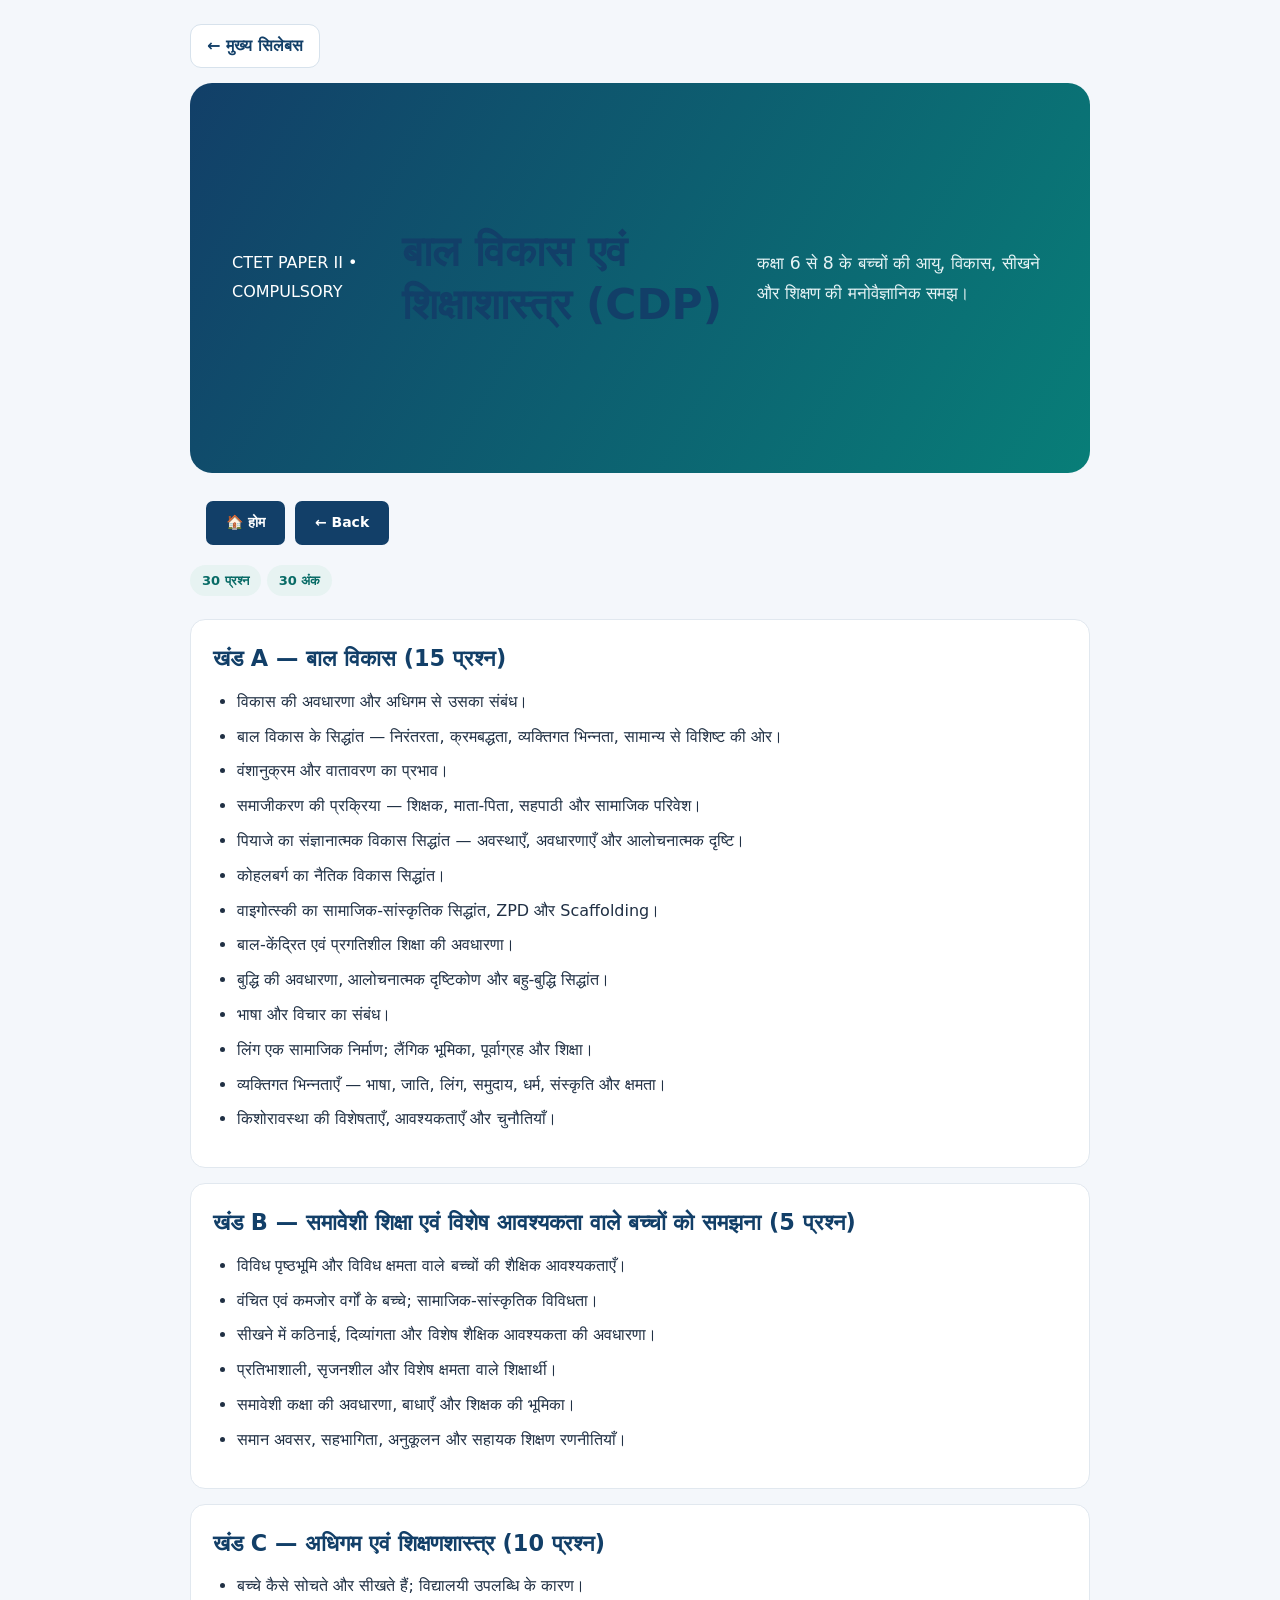
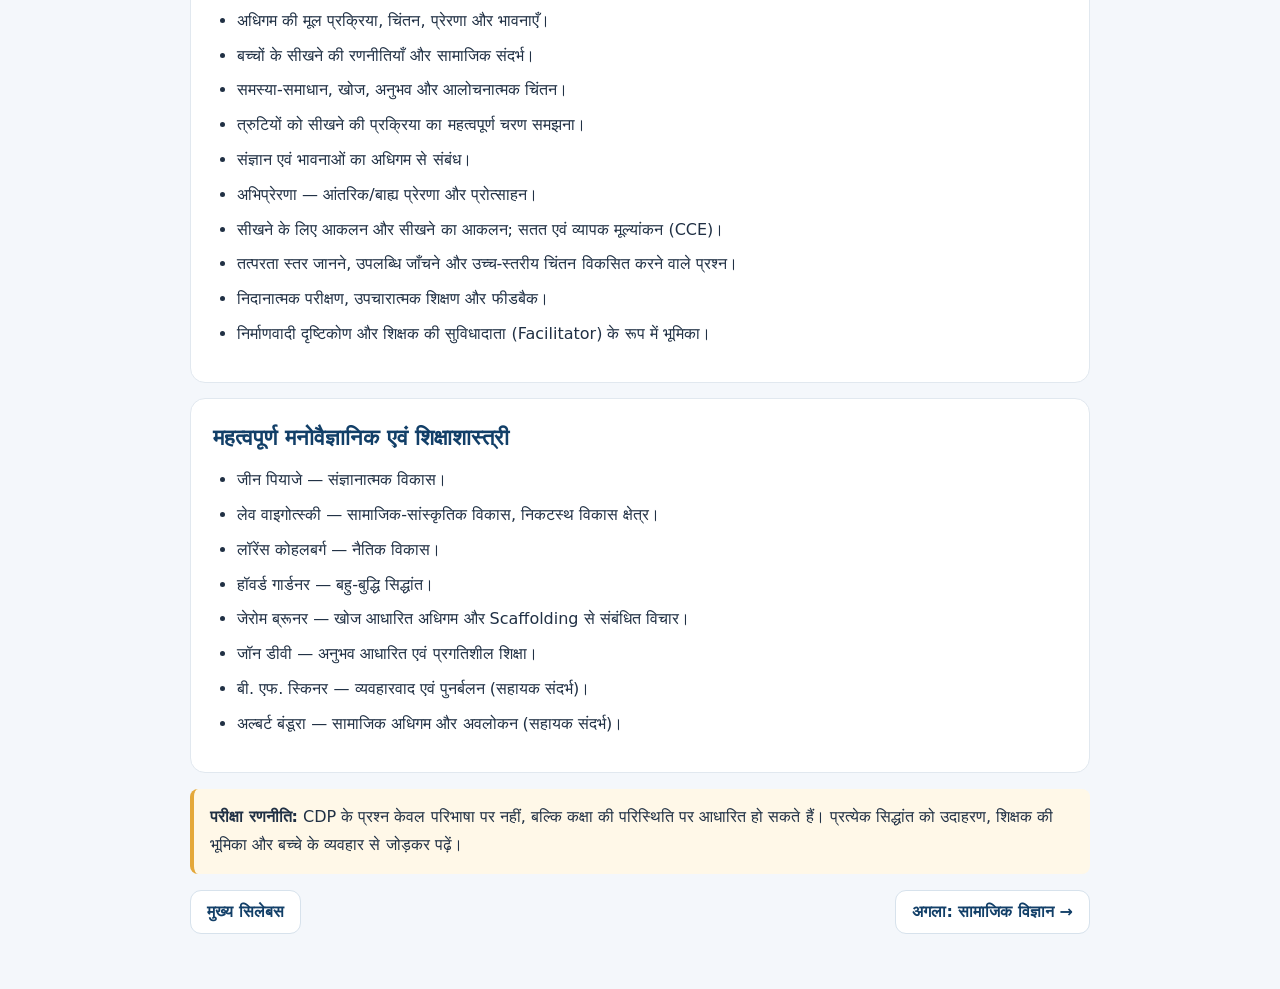
<file: content/मुख्य_सिलेबस/cdp.html>
<!doctype html>
<html lang="hi"><head><meta charset="utf-8"><meta name="viewport" content="width=device-width,initial-scale=1"><title>CTET CDP सिलेबस | Paper II</title><link rel="stylesheet" href="../../assets/css/style.css"><style>
*{box-sizing:border-box}body{margin:0;background:#f4f7fb;color:#203044;font-family:system-ui,'Noto Sans Devanagari',sans-serif;line-height:1.8}.wrap{max-width:900px;margin:auto;padding:24px 18px 55px}.hero{background:linear-gradient(120deg,#123f68,#087e78);color:#fff;padding:28px;border-radius:20px;margin:15px 0 22px}.hero h1{margin:5px 0;font-size:34px}.hero p{margin:0;color:#e6f3f5}.card{background:white;border:1px solid #e1e8ef;border-radius:15px;padding:20px;margin:15px 0}.card h2{color:#123f68;margin:0 0 10px;font-size:22px}.card h3{color:#087e78;margin:15px 0 5px}.card ul{padding-left:24px;margin:8px 0}.card li{padding:3px 0}.pill{display:inline-block;background:#e7f3f2;color:#086b66;border-radius:20px;padding:4px 12px;font-size:13px;font-weight:700;margin:0 6px 8px 0}.note{background:#fff8e8;border-left:4px solid #e4a83a;padding:14px 16px;border-radius:8px;margin:16px 0}.nav{display:flex;justify-content:space-between;gap:12px;flex-wrap:wrap}.nav a{color:#123f68;font-weight:700}a{color:#087e78}@media(max-width:600px){.hero{padding:22px}.hero h1{font-size:28px}.card{padding:16px}}
</style><style id="syllabus-professional-responsive">
html{scroll-behavior:smooth;-webkit-text-size-adjust:100%}body{overflow-x:hidden}a,button{-webkit-tap-highlight-color:transparent}
a:focus-visible,button:focus-visible{outline:3px solid #e5a52d;outline-offset:3px}
.wrap{width:min(100% - 28px,1120px);padding-left:0;padding-right:0}
.hero{padding:clamp(22px,4.5vw,42px);border-radius:clamp(14px,2vw,22px)}
.hero h1{font-size:clamp(1.65rem,4vw,2.65rem);line-height:1.25}.hero p{font-size:clamp(.94rem,1.5vw,1.08rem);line-height:1.75}
.grid{grid-template-columns:repeat(auto-fit,minmax(min(100%,260px),1fr));gap:clamp(12px,2vw,18px)}
.subject,.card,.notice,.pattern{min-width:0;overflow-wrap:anywhere}
.subject{height:100%;display:flex;flex-direction:column;align-items:flex-start;transition:transform .2s,box-shadow .2s,border-color .2s}
.subject:hover{transform:translateY(-3px);box-shadow:0 12px 28px #10243b14}.subject:focus-visible{outline:3px solid #e5a52d;outline-offset:3px}.subject .count{margin-top:auto;padding-top:10px}
.links,.nav{display:flex;flex-wrap:wrap;align-items:center;gap:10px}
.links a,.nav a,.button-link{display:inline-flex;align-items:center;justify-content:center;gap:8px;min-height:44px;padding:10px 16px;border:1px solid #d7e2ec;border-radius:11px;background:#fff;color:#123f68;text-decoration:none;font-weight:750;line-height:1.35;transition:.2s}
.links a:hover,.nav a:hover,.button-link:hover{background:#123f68;color:#fff;border-color:#123f68}
.card{padding:clamp(15px,2.2vw,22px)}.card h2{font-size:clamp(1.12rem,2vw,1.4rem);line-height:1.45}
table{min-width:520px}.pattern{overflow-x:auto;-webkit-overflow-scrolling:touch}
@media(max-width:640px){.wrap{width:calc(100% - 24px);padding-top:14px;padding-bottom:36px}.hero{margin:14px 0 18px;padding:22px 18px}.grid{grid-template-columns:1fr}.subject{padding:18px}.links,.nav{display:grid;grid-template-columns:1fr;width:100%}.links a,.nav a,.button-link{width:100%;min-height:46px;text-align:center}.card,.notice,.pattern{padding:15px}.pattern table{font-size:.88rem}}
@media(min-width:641px) and (max-width:900px){.grid{grid-template-columns:repeat(2,minmax(0,1fr))}}
@media(prefers-reduced-motion:reduce){html{scroll-behavior:auto}*,*::before,*::after{transition:none!important}}

/* Mobile button sizing: compact, content-width controls */
@media(max-width:640px){
  .links,.nav{
    display:flex!important;
    flex-flow:row wrap!important;
    align-items:center;
    justify-content:flex-start;
    gap:8px;
    width:100%;
  }
  .links a,.nav a,.button-link{
    display:inline-flex;
    flex:0 1 auto;
    width:auto!important;
    max-width:100%;
    min-height:40px!important;
    padding:8px 13px!important;
    font-size:.92rem;
    line-height:1.25;
    white-space:normal;
    text-align:center;
  }
}

/* Match every mobile action button to the compact Print/PDF button dimensions */
@media(max-width:650px){
  button:not(.menu-toggle),
  .btn,
  .links a,
  .nav a,
  .button-link,
  .primary-btn,
  a[role="button"]{
    display:inline-flex!important;
    align-items:center;
    justify-content:center;
    box-sizing:border-box;
    width:auto!important;
    min-width:0!important;
    max-width:100%;
    min-height:0!important;
    height:auto!important;
    padding:10px 14px!important;
    margin:4px 4px 4px 0;
    border-radius:10px!important;
    font-size:14px!important;
    line-height:1.4!important;
    font-weight:700;
    white-space:normal;
    text-align:center;
    vertical-align:middle;
  }
  .links,.nav{display:flex!important;flex-flow:row wrap!important;align-items:center;gap:6px}
  .quiz button.opt,.quiz button,
  #quizArea button{
    display:inline-flex!important;
    width:auto!important;
    max-width:100%;
    text-align:left;
  }
}

/* Compact, consistent mobile navigation controls and library filters */
@media(max-width:650px){
  .crumb a,
  .links a,
  .nav a,
  .home-btn,
  .back-btn,
  .go-home-btn,
  .home-button,
  .back-button{
    display:inline-flex!important;
    flex:0 0 auto!important;
    align-items:center!important;
    justify-content:center!important;
    box-sizing:border-box!important;
    width:auto!important;
    min-width:0!important;
    max-width:100%!important;
    min-height:0!important;
    height:auto!important;
    padding:10px 14px!important;
    margin:4px 6px 4px 0!important;
    border-radius:10px!important;
    font-size:14px!important;
    line-height:1.4!important;
    font-weight:700!important;
    white-space:normal!important;
    text-align:center!important;
  }
  .crumb,.links,.nav{
    display:flex!important;
    flex-flow:row wrap!important;
    align-items:center!important;
    gap:6px!important;
  }
  .filters{
    display:grid!important;
    grid-template-columns:max-content max-content!important;
    justify-content:start!important;
    align-items:center!important;
    gap:8px!important;
  }
  .filters .search-box{
    grid-column:1/-1!important;
    width:100%!important;
    min-width:0!important;
  }
  .filters select{
    display:block!important;
    width:auto!important;
    min-width:0!important;
    max-width:100%!important;
    min-height:40px!important;
    height:auto!important;
    padding:10px 14px!important;
    border-radius:10px!important;
    font-size:14px!important;
    line-height:1.4!important;
    box-sizing:border-box!important;
  }
}
</style></head><body><main class="wrap"><div class="nav"><a href="index.html">← मुख्य सिलेबस</a></div><header class="hero"><span>CTET PAPER II • COMPULSORY</span><h1>बाल विकास एवं शिक्षाशास्त्र (CDP)</h1><p>कक्षा 6 से 8 के बच्चों की आयु, विकास, सीखने और शिक्षण की मनोवैज्ञानिक समझ।</p></header><span class="pill">30 प्रश्न</span><span class="pill">30 अंक</span><section class="card"><h2>खंड A — बाल विकास (15 प्रश्न)</h2><ul><li>विकास की अवधारणा और अधिगम से उसका संबंध।</li><li>बाल विकास के सिद्धांत — निरंतरता, क्रमबद्धता, व्यक्तिगत भिन्नता, सामान्य से विशिष्ट की ओर।</li><li>वंशानुक्रम और वातावरण का प्रभाव।</li><li>समाजीकरण की प्रक्रिया — शिक्षक, माता-पिता, सहपाठी और सामाजिक परिवेश।</li><li>पियाजे का संज्ञानात्मक विकास सिद्धांत — अवस्थाएँ, अवधारणाएँ और आलोचनात्मक दृष्टि।</li><li>कोहलबर्ग का नैतिक विकास सिद्धांत।</li><li>वाइगोत्स्की का सामाजिक-सांस्कृतिक सिद्धांत, ZPD और Scaffolding।</li><li>बाल-केंद्रित एवं प्रगतिशील शिक्षा की अवधारणा।</li><li>बुद्धि की अवधारणा, आलोचनात्मक दृष्टिकोण और बहु-बुद्धि सिद्धांत।</li><li>भाषा और विचार का संबंध।</li><li>लिंग एक सामाजिक निर्माण; लैंगिक भूमिका, पूर्वाग्रह और शिक्षा।</li><li>व्यक्तिगत भिन्नताएँ — भाषा, जाति, लिंग, समुदाय, धर्म, संस्कृति और क्षमता।</li><li>किशोरावस्था की विशेषताएँ, आवश्यकताएँ और चुनौतियाँ।</li></ul></section>
<section class="card"><h2>खंड B — समावेशी शिक्षा एवं विशेष आवश्यकता वाले बच्चों को समझना (5 प्रश्न)</h2><ul><li>विविध पृष्ठभूमि और विविध क्षमता वाले बच्चों की शैक्षिक आवश्यकताएँ।</li><li>वंचित एवं कमजोर वर्गों के बच्चे; सामाजिक-सांस्कृतिक विविधता।</li><li>सीखने में कठिनाई, दिव्यांगता और विशेष शैक्षिक आवश्यकता की अवधारणा।</li><li>प्रतिभाशाली, सृजनशील और विशेष क्षमता वाले शिक्षार्थी।</li><li>समावेशी कक्षा की अवधारणा, बाधाएँ और शिक्षक की भूमिका।</li><li>समान अवसर, सहभागिता, अनुकूलन और सहायक शिक्षण रणनीतियाँ।</li></ul></section>
<section class="card"><h2>खंड C — अधिगम एवं शिक्षणशास्त्र (10 प्रश्न)</h2><ul><li>बच्चे कैसे सोचते और सीखते हैं; विद्यालयी उपलब्धि के कारण।</li><li>अधिगम की मूल प्रक्रिया, चिंतन, प्रेरणा और भावनाएँ।</li><li>बच्चों के सीखने की रणनीतियाँ और सामाजिक संदर्भ।</li><li>समस्या-समाधान, खोज, अनुभव और आलोचनात्मक चिंतन।</li><li>त्रुटियों को सीखने की प्रक्रिया का महत्वपूर्ण चरण समझना।</li><li>संज्ञान एवं भावनाओं का अधिगम से संबंध।</li><li>अभिप्रेरणा — आंतरिक/बाह्य प्रेरणा और प्रोत्साहन।</li><li>सीखने के लिए आकलन और सीखने का आकलन; सतत एवं व्यापक मूल्यांकन (CCE)।</li><li>तत्परता स्तर जानने, उपलब्धि जाँचने और उच्च-स्तरीय चिंतन विकसित करने वाले प्रश्न।</li><li>निदानात्मक परीक्षण, उपचारात्मक शिक्षण और फीडबैक।</li><li>निर्माणवादी दृष्टिकोण और शिक्षक की सुविधादाता (Facilitator) के रूप में भूमिका।</li></ul></section>
<section class="card"><h2>महत्वपूर्ण मनोवैज्ञानिक एवं शिक्षाशास्त्री</h2><ul><li>जीन पियाजे — संज्ञानात्मक विकास।</li><li>लेव वाइगोत्स्की — सामाजिक-सांस्कृतिक विकास, निकटस्थ विकास क्षेत्र।</li><li>लॉरेंस कोहलबर्ग — नैतिक विकास।</li><li>हॉवर्ड गार्डनर — बहु-बुद्धि सिद्धांत।</li><li>जेरोम ब्रूनर — खोज आधारित अधिगम और Scaffolding से संबंधित विचार।</li><li>जॉन डीवी — अनुभव आधारित एवं प्रगतिशील शिक्षा।</li><li>बी. एफ. स्किनर — व्यवहारवाद एवं पुनर्बलन (सहायक संदर्भ)।</li><li>अल्बर्ट बंडूरा — सामाजिक अधिगम और अवलोकन (सहायक संदर्भ)।</li></ul></section>
<div class="note"><strong>परीक्षा रणनीति:</strong> CDP के प्रश्न केवल परिभाषा पर नहीं, बल्कि कक्षा की परिस्थिति पर आधारित हो सकते हैं। प्रत्येक सिद्धांत को उदाहरण, शिक्षक की भूमिका और बच्चे के व्यवहार से जोड़कर पढ़ें।</div><div class="nav"><a href="index.html">मुख्य सिलेबस</a><a href="social-science.html">अगला: सामाजिक विज्ञान →</a></div></main><script src="../../assets/js/reading-assistant.js" defer></script></body></html>
</file>
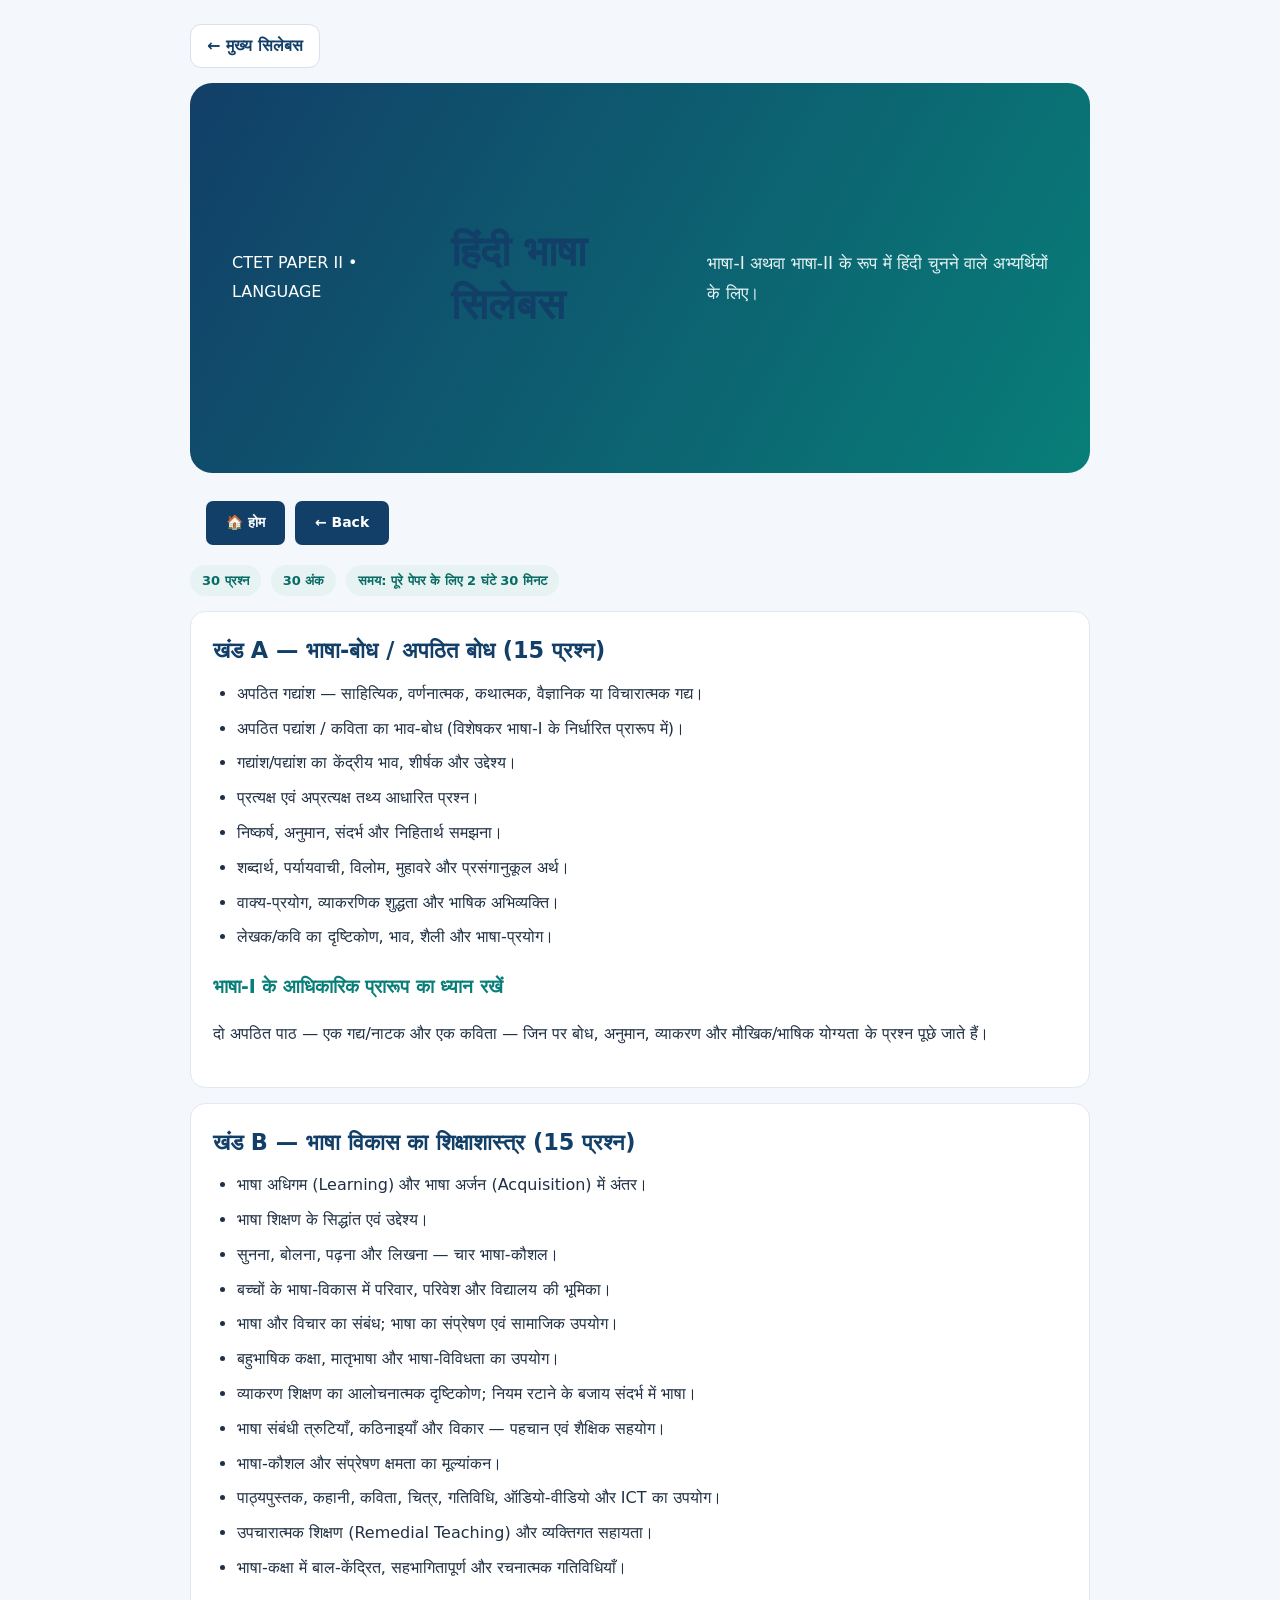
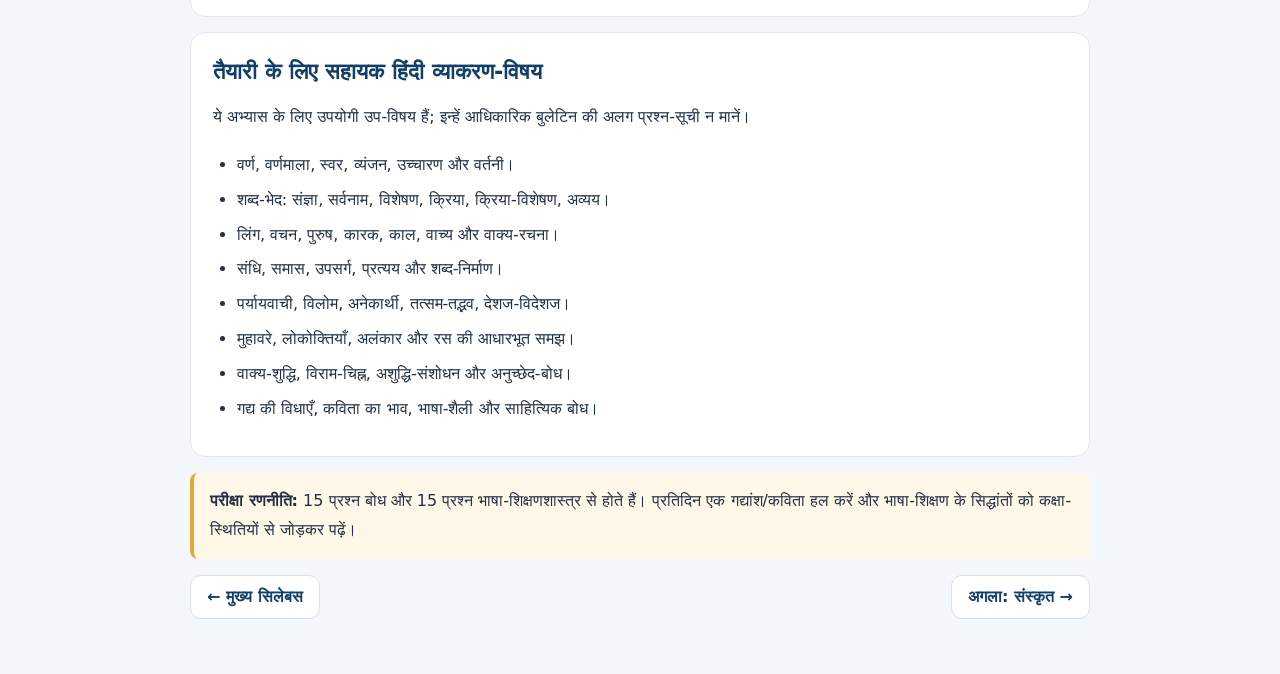
<file: content/मुख्य_सिलेबस/hindi.html>
<!doctype html>
<html lang="hi"><head><meta charset="utf-8"><meta name="viewport" content="width=device-width,initial-scale=1"><title>CTET हिंदी भाषा सिलेबस | Paper II</title><link rel="stylesheet" href="../../assets/css/style.css"><style>
*{box-sizing:border-box}body{margin:0;background:#f4f7fb;color:#203044;font-family:system-ui,'Noto Sans Devanagari',sans-serif;line-height:1.8}.wrap{max-width:900px;margin:auto;padding:24px 18px 55px}.hero{background:linear-gradient(120deg,#123f68,#087e78);color:#fff;padding:28px;border-radius:20px;margin:15px 0 22px}.hero h1{margin:5px 0;font-size:34px}.hero p{margin:0;color:#e6f3f5}.card{background:white;border:1px solid #e1e8ef;border-radius:15px;padding:20px;margin:15px 0}.card h2{color:#123f68;margin:0 0 10px;font-size:22px}.card h3{color:#087e78;margin:15px 0 5px}.card ul{padding-left:24px;margin:8px 0}.card li{padding:3px 0}.meta{display:flex;gap:10px;flex-wrap:wrap}.pill{background:#e7f3f2;color:#086b66;border-radius:20px;padding:4px 12px;font-size:13px;font-weight:700}.note{background:#fff8e8;border-left:4px solid #e4a83a;padding:14px 16px;border-radius:8px;margin:16px 0}.nav{display:flex;justify-content:space-between;gap:12px;flex-wrap:wrap}.nav a{color:#123f68;font-weight:700}a{color:#087e78}@media(max-width:600px){.hero{padding:22px}.hero h1{font-size:28px}.card{padding:16px}}
</style><style id="syllabus-professional-responsive">
html{scroll-behavior:smooth;-webkit-text-size-adjust:100%}body{overflow-x:hidden}a,button{-webkit-tap-highlight-color:transparent}
a:focus-visible,button:focus-visible{outline:3px solid #e5a52d;outline-offset:3px}
.wrap{width:min(100% - 28px,1120px);padding-left:0;padding-right:0}
.hero{padding:clamp(22px,4.5vw,42px);border-radius:clamp(14px,2vw,22px)}
.hero h1{font-size:clamp(1.65rem,4vw,2.65rem);line-height:1.25}.hero p{font-size:clamp(.94rem,1.5vw,1.08rem);line-height:1.75}
.grid{grid-template-columns:repeat(auto-fit,minmax(min(100%,260px),1fr));gap:clamp(12px,2vw,18px)}
.subject,.card,.notice,.pattern{min-width:0;overflow-wrap:anywhere}
.subject{height:100%;display:flex;flex-direction:column;align-items:flex-start;transition:transform .2s,box-shadow .2s,border-color .2s}
.subject:hover{transform:translateY(-3px);box-shadow:0 12px 28px #10243b14}.subject:focus-visible{outline:3px solid #e5a52d;outline-offset:3px}.subject .count{margin-top:auto;padding-top:10px}
.links,.nav{display:flex;flex-wrap:wrap;align-items:center;gap:10px}
.links a,.nav a,.button-link{display:inline-flex;align-items:center;justify-content:center;gap:8px;min-height:44px;padding:10px 16px;border:1px solid #d7e2ec;border-radius:11px;background:#fff;color:#123f68;text-decoration:none;font-weight:750;line-height:1.35;transition:.2s}
.links a:hover,.nav a:hover,.button-link:hover{background:#123f68;color:#fff;border-color:#123f68}
.card{padding:clamp(15px,2.2vw,22px)}.card h2{font-size:clamp(1.12rem,2vw,1.4rem);line-height:1.45}
table{min-width:520px}.pattern{overflow-x:auto;-webkit-overflow-scrolling:touch}
@media(max-width:640px){.wrap{width:calc(100% - 24px);padding-top:14px;padding-bottom:36px}.hero{margin:14px 0 18px;padding:22px 18px}.grid{grid-template-columns:1fr}.subject{padding:18px}.links,.nav{display:grid;grid-template-columns:1fr;width:100%}.links a,.nav a,.button-link{width:100%;min-height:46px;text-align:center}.card,.notice,.pattern{padding:15px}.pattern table{font-size:.88rem}}
@media(min-width:641px) and (max-width:900px){.grid{grid-template-columns:repeat(2,minmax(0,1fr))}}
@media(prefers-reduced-motion:reduce){html{scroll-behavior:auto}*,*::before,*::after{transition:none!important}}

/* Mobile button sizing: compact, content-width controls */
@media(max-width:640px){
  .links,.nav{
    display:flex!important;
    flex-flow:row wrap!important;
    align-items:center;
    justify-content:flex-start;
    gap:8px;
    width:100%;
  }
  .links a,.nav a,.button-link{
    display:inline-flex;
    flex:0 1 auto;
    width:auto!important;
    max-width:100%;
    min-height:40px!important;
    padding:8px 13px!important;
    font-size:.92rem;
    line-height:1.25;
    white-space:normal;
    text-align:center;
  }
}

/* Match every mobile action button to the compact Print/PDF button dimensions */
@media(max-width:650px){
  button:not(.menu-toggle),
  .btn,
  .links a,
  .nav a,
  .button-link,
  .primary-btn,
  a[role="button"]{
    display:inline-flex!important;
    align-items:center;
    justify-content:center;
    box-sizing:border-box;
    width:auto!important;
    min-width:0!important;
    max-width:100%;
    min-height:0!important;
    height:auto!important;
    padding:10px 14px!important;
    margin:4px 4px 4px 0;
    border-radius:10px!important;
    font-size:14px!important;
    line-height:1.4!important;
    font-weight:700;
    white-space:normal;
    text-align:center;
    vertical-align:middle;
  }
  .links,.nav{display:flex!important;flex-flow:row wrap!important;align-items:center;gap:6px}
  .quiz button.opt,.quiz button,
  #quizArea button{
    display:inline-flex!important;
    width:auto!important;
    max-width:100%;
    text-align:left;
  }
}

/* Compact, consistent mobile navigation controls and library filters */
@media(max-width:650px){
  .crumb a,
  .links a,
  .nav a,
  .home-btn,
  .back-btn,
  .go-home-btn,
  .home-button,
  .back-button{
    display:inline-flex!important;
    flex:0 0 auto!important;
    align-items:center!important;
    justify-content:center!important;
    box-sizing:border-box!important;
    width:auto!important;
    min-width:0!important;
    max-width:100%!important;
    min-height:0!important;
    height:auto!important;
    padding:10px 14px!important;
    margin:4px 6px 4px 0!important;
    border-radius:10px!important;
    font-size:14px!important;
    line-height:1.4!important;
    font-weight:700!important;
    white-space:normal!important;
    text-align:center!important;
  }
  .crumb,.links,.nav{
    display:flex!important;
    flex-flow:row wrap!important;
    align-items:center!important;
    gap:6px!important;
  }
  .filters{
    display:grid!important;
    grid-template-columns:max-content max-content!important;
    justify-content:start!important;
    align-items:center!important;
    gap:8px!important;
  }
  .filters .search-box{
    grid-column:1/-1!important;
    width:100%!important;
    min-width:0!important;
  }
  .filters select{
    display:block!important;
    width:auto!important;
    min-width:0!important;
    max-width:100%!important;
    min-height:40px!important;
    height:auto!important;
    padding:10px 14px!important;
    border-radius:10px!important;
    font-size:14px!important;
    line-height:1.4!important;
    box-sizing:border-box!important;
  }
}
</style></head><body><main class="wrap"><div class="nav"><a href="index.html">← मुख्य सिलेबस</a></div><header class="hero"><span>CTET PAPER II • LANGUAGE</span><h1>हिंदी भाषा सिलेबस</h1><p>भाषा-I अथवा भाषा-II के रूप में हिंदी चुनने वाले अभ्यर्थियों के लिए।</p></header><div class="meta"><span class="pill">30 प्रश्न</span><span class="pill">30 अंक</span><span class="pill">समय: पूरे पेपर के लिए 2 घंटे 30 मिनट</span></div>
<section class="card"><h2>खंड A — भाषा-बोध / अपठित बोध (15 प्रश्न)</h2><ul><li>अपठित गद्यांश — साहित्यिक, वर्णनात्मक, कथात्मक, वैज्ञानिक या विचारात्मक गद्य।</li><li>अपठित पद्यांश / कविता का भाव-बोध (विशेषकर भाषा-I के निर्धारित प्रारूप में)।</li><li>गद्यांश/पद्यांश का केंद्रीय भाव, शीर्षक और उद्देश्य।</li><li>प्रत्यक्ष एवं अप्रत्यक्ष तथ्य आधारित प्रश्न।</li><li>निष्कर्ष, अनुमान, संदर्भ और निहितार्थ समझना।</li><li>शब्दार्थ, पर्यायवाची, विलोम, मुहावरे और प्रसंगानुकूल अर्थ।</li><li>वाक्य-प्रयोग, व्याकरणिक शुद्धता और भाषिक अभिव्यक्ति।</li><li>लेखक/कवि का दृष्टिकोण, भाव, शैली और भाषा-प्रयोग।</li></ul><h3>भाषा-I के आधिकारिक प्रारूप का ध्यान रखें</h3><p>दो अपठित पाठ — एक गद्य/नाटक और एक कविता — जिन पर बोध, अनुमान, व्याकरण और मौखिक/भाषिक योग्यता के प्रश्न पूछे जाते हैं।</p></section>
<section class="card"><h2>खंड B — भाषा विकास का शिक्षाशास्त्र (15 प्रश्न)</h2><ul><li>भाषा अधिगम (Learning) और भाषा अर्जन (Acquisition) में अंतर।</li><li>भाषा शिक्षण के सिद्धांत एवं उद्देश्य।</li><li>सुनना, बोलना, पढ़ना और लिखना — चार भाषा-कौशल।</li><li>बच्चों के भाषा-विकास में परिवार, परिवेश और विद्यालय की भूमिका।</li><li>भाषा और विचार का संबंध; भाषा का संप्रेषण एवं सामाजिक उपयोग।</li><li>बहुभाषिक कक्षा, मातृभाषा और भाषा-विविधता का उपयोग।</li><li>व्याकरण शिक्षण का आलोचनात्मक दृष्टिकोण; नियम रटाने के बजाय संदर्भ में भाषा।</li><li>भाषा संबंधी त्रुटियाँ, कठिनाइयाँ और विकार — पहचान एवं शैक्षिक सहयोग।</li><li>भाषा-कौशल और संप्रेषण क्षमता का मूल्यांकन।</li><li>पाठ्यपुस्तक, कहानी, कविता, चित्र, गतिविधि, ऑडियो-वीडियो और ICT का उपयोग।</li><li>उपचारात्मक शिक्षण (Remedial Teaching) और व्यक्तिगत सहायता।</li><li>भाषा-कक्षा में बाल-केंद्रित, सहभागितापूर्ण और रचनात्मक गतिविधियाँ।</li></ul></section>
<section class="card"><h2>तैयारी के लिए सहायक हिंदी व्याकरण-विषय</h2><p>ये अभ्यास के लिए उपयोगी उप-विषय हैं; इन्हें आधिकारिक बुलेटिन की अलग प्रश्न-सूची न मानें।</p><ul><li>वर्ण, वर्णमाला, स्वर, व्यंजन, उच्चारण और वर्तनी।</li><li>शब्द-भेद: संज्ञा, सर्वनाम, विशेषण, क्रिया, क्रिया-विशेषण, अव्यय।</li><li>लिंग, वचन, पुरुष, कारक, काल, वाच्य और वाक्य-रचना।</li><li>संधि, समास, उपसर्ग, प्रत्यय और शब्द-निर्माण।</li><li>पर्यायवाची, विलोम, अनेकार्थी, तत्सम-तद्भव, देशज-विदेशज।</li><li>मुहावरे, लोकोक्तियाँ, अलंकार और रस की आधारभूत समझ।</li><li>वाक्य-शुद्धि, विराम-चिह्न, अशुद्धि-संशोधन और अनुच्छेद-बोध।</li><li>गद्य की विधाएँ, कविता का भाव, भाषा-शैली और साहित्यिक बोध।</li></ul></section>
<div class="note"><strong>परीक्षा रणनीति:</strong> 15 प्रश्न बोध और 15 प्रश्न भाषा-शिक्षणशास्त्र से होते हैं। प्रतिदिन एक गद्यांश/कविता हल करें और भाषा-शिक्षण के सिद्धांतों को कक्षा-स्थितियों से जोड़कर पढ़ें।</div><div class="nav"><a href="index.html">← मुख्य सिलेबस</a><a href="sanskrit.html">अगला: संस्कृत →</a></div></main><script src="../../assets/js/reading-assistant.js" defer></script></body></html>
</file>
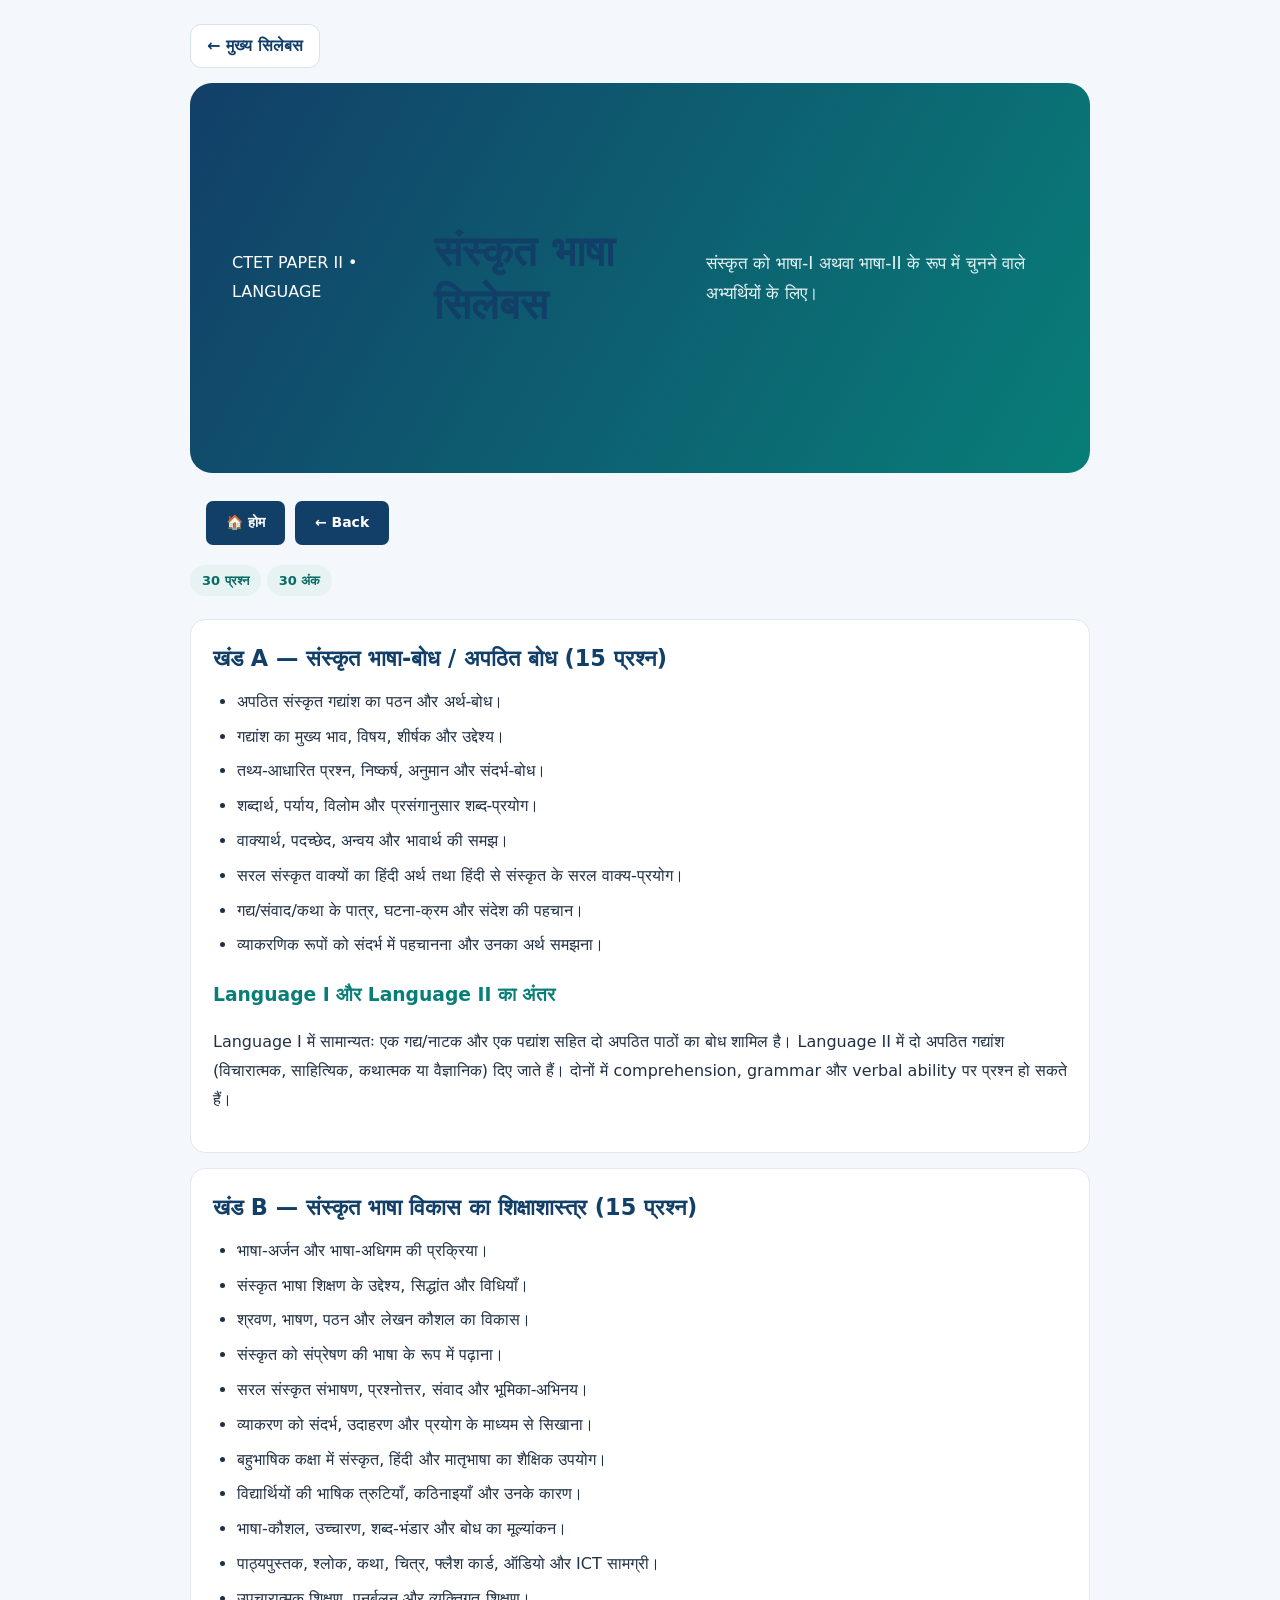
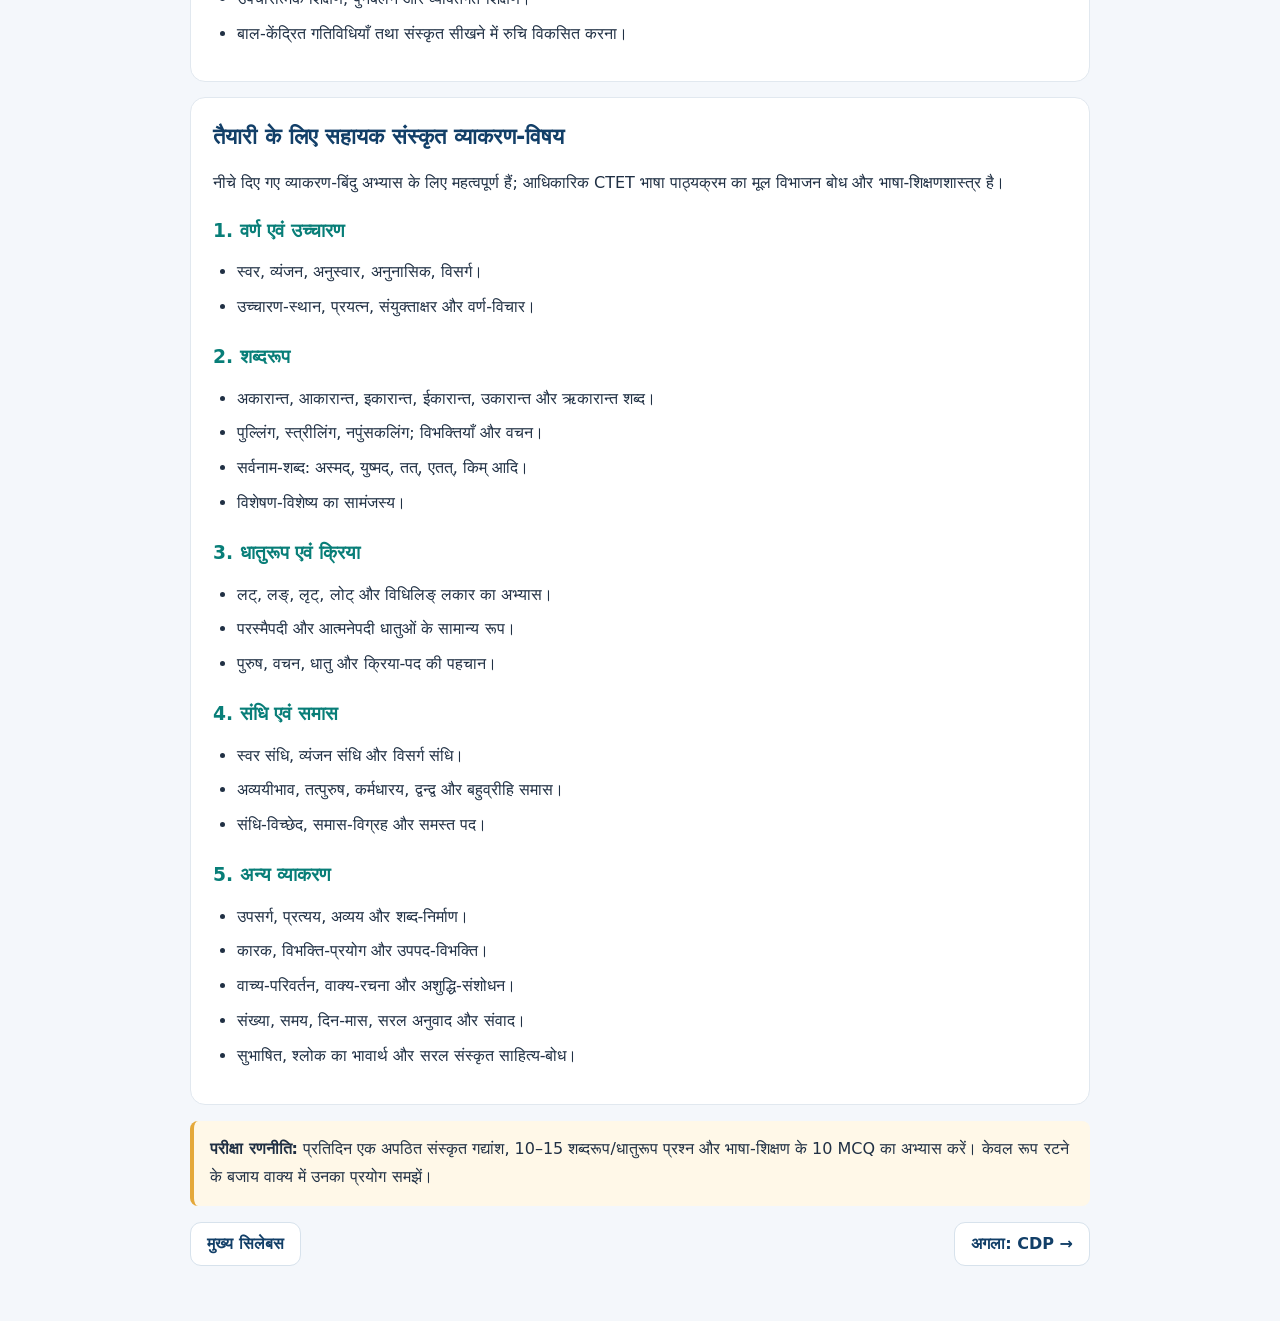
<file: content/मुख्य_सिलेबस/sanskrit.html>
<!doctype html>
<html lang="hi"><head><meta charset="utf-8"><meta name="viewport" content="width=device-width,initial-scale=1"><title>CTET संस्कृत भाषा सिलेबस | Paper II</title><link rel="stylesheet" href="../../assets/css/style.css"><style>
*{box-sizing:border-box}body{margin:0;background:#f4f7fb;color:#203044;font-family:system-ui,'Noto Sans Devanagari',sans-serif;line-height:1.8}.wrap{max-width:900px;margin:auto;padding:24px 18px 55px}.hero{background:linear-gradient(120deg,#123f68,#087e78);color:#fff;padding:28px;border-radius:20px;margin:15px 0 22px}.hero h1{margin:5px 0;font-size:34px}.hero p{margin:0;color:#e6f3f5}.card{background:white;border:1px solid #e1e8ef;border-radius:15px;padding:20px;margin:15px 0}.card h2{color:#123f68;margin:0 0 10px;font-size:22px}.card h3{color:#087e78;margin:15px 0 5px}.card ul{padding-left:24px;margin:8px 0}.card li{padding:3px 0}.pill{display:inline-block;background:#e7f3f2;color:#086b66;border-radius:20px;padding:4px 12px;font-size:13px;font-weight:700;margin:0 6px 8px 0}.note{background:#fff8e8;border-left:4px solid #e4a83a;padding:14px 16px;border-radius:8px;margin:16px 0}.nav{display:flex;justify-content:space-between;gap:12px;flex-wrap:wrap}.nav a{color:#123f68;font-weight:700}a{color:#087e78}@media(max-width:600px){.hero{padding:22px}.hero h1{font-size:28px}.card{padding:16px}}
</style><style id="syllabus-professional-responsive">
html{scroll-behavior:smooth;-webkit-text-size-adjust:100%}body{overflow-x:hidden}a,button{-webkit-tap-highlight-color:transparent}
a:focus-visible,button:focus-visible{outline:3px solid #e5a52d;outline-offset:3px}
.wrap{width:min(100% - 28px,1120px);padding-left:0;padding-right:0}
.hero{padding:clamp(22px,4.5vw,42px);border-radius:clamp(14px,2vw,22px)}
.hero h1{font-size:clamp(1.65rem,4vw,2.65rem);line-height:1.25}.hero p{font-size:clamp(.94rem,1.5vw,1.08rem);line-height:1.75}
.grid{grid-template-columns:repeat(auto-fit,minmax(min(100%,260px),1fr));gap:clamp(12px,2vw,18px)}
.subject,.card,.notice,.pattern{min-width:0;overflow-wrap:anywhere}
.subject{height:100%;display:flex;flex-direction:column;align-items:flex-start;transition:transform .2s,box-shadow .2s,border-color .2s}
.subject:hover{transform:translateY(-3px);box-shadow:0 12px 28px #10243b14}.subject:focus-visible{outline:3px solid #e5a52d;outline-offset:3px}.subject .count{margin-top:auto;padding-top:10px}
.links,.nav{display:flex;flex-wrap:wrap;align-items:center;gap:10px}
.links a,.nav a,.button-link{display:inline-flex;align-items:center;justify-content:center;gap:8px;min-height:44px;padding:10px 16px;border:1px solid #d7e2ec;border-radius:11px;background:#fff;color:#123f68;text-decoration:none;font-weight:750;line-height:1.35;transition:.2s}
.links a:hover,.nav a:hover,.button-link:hover{background:#123f68;color:#fff;border-color:#123f68}
.card{padding:clamp(15px,2.2vw,22px)}.card h2{font-size:clamp(1.12rem,2vw,1.4rem);line-height:1.45}
table{min-width:520px}.pattern{overflow-x:auto;-webkit-overflow-scrolling:touch}
@media(max-width:640px){.wrap{width:calc(100% - 24px);padding-top:14px;padding-bottom:36px}.hero{margin:14px 0 18px;padding:22px 18px}.grid{grid-template-columns:1fr}.subject{padding:18px}.links,.nav{display:grid;grid-template-columns:1fr;width:100%}.links a,.nav a,.button-link{width:100%;min-height:46px;text-align:center}.card,.notice,.pattern{padding:15px}.pattern table{font-size:.88rem}}
@media(min-width:641px) and (max-width:900px){.grid{grid-template-columns:repeat(2,minmax(0,1fr))}}
@media(prefers-reduced-motion:reduce){html{scroll-behavior:auto}*,*::before,*::after{transition:none!important}}

/* Mobile button sizing: compact, content-width controls */
@media(max-width:640px){
  .links,.nav{
    display:flex!important;
    flex-flow:row wrap!important;
    align-items:center;
    justify-content:flex-start;
    gap:8px;
    width:100%;
  }
  .links a,.nav a,.button-link{
    display:inline-flex;
    flex:0 1 auto;
    width:auto!important;
    max-width:100%;
    min-height:40px!important;
    padding:8px 13px!important;
    font-size:.92rem;
    line-height:1.25;
    white-space:normal;
    text-align:center;
  }
}

/* Match every mobile action button to the compact Print/PDF button dimensions */
@media(max-width:650px){
  button:not(.menu-toggle),
  .btn,
  .links a,
  .nav a,
  .button-link,
  .primary-btn,
  a[role="button"]{
    display:inline-flex!important;
    align-items:center;
    justify-content:center;
    box-sizing:border-box;
    width:auto!important;
    min-width:0!important;
    max-width:100%;
    min-height:0!important;
    height:auto!important;
    padding:10px 14px!important;
    margin:4px 4px 4px 0;
    border-radius:10px!important;
    font-size:14px!important;
    line-height:1.4!important;
    font-weight:700;
    white-space:normal;
    text-align:center;
    vertical-align:middle;
  }
  .links,.nav{display:flex!important;flex-flow:row wrap!important;align-items:center;gap:6px}
  .quiz button.opt,.quiz button,
  #quizArea button{
    display:inline-flex!important;
    width:auto!important;
    max-width:100%;
    text-align:left;
  }
}

/* Compact, consistent mobile navigation controls and library filters */
@media(max-width:650px){
  .crumb a,
  .links a,
  .nav a,
  .home-btn,
  .back-btn,
  .go-home-btn,
  .home-button,
  .back-button{
    display:inline-flex!important;
    flex:0 0 auto!important;
    align-items:center!important;
    justify-content:center!important;
    box-sizing:border-box!important;
    width:auto!important;
    min-width:0!important;
    max-width:100%!important;
    min-height:0!important;
    height:auto!important;
    padding:10px 14px!important;
    margin:4px 6px 4px 0!important;
    border-radius:10px!important;
    font-size:14px!important;
    line-height:1.4!important;
    font-weight:700!important;
    white-space:normal!important;
    text-align:center!important;
  }
  .crumb,.links,.nav{
    display:flex!important;
    flex-flow:row wrap!important;
    align-items:center!important;
    gap:6px!important;
  }
  .filters{
    display:grid!important;
    grid-template-columns:max-content max-content!important;
    justify-content:start!important;
    align-items:center!important;
    gap:8px!important;
  }
  .filters .search-box{
    grid-column:1/-1!important;
    width:100%!important;
    min-width:0!important;
  }
  .filters select{
    display:block!important;
    width:auto!important;
    min-width:0!important;
    max-width:100%!important;
    min-height:40px!important;
    height:auto!important;
    padding:10px 14px!important;
    border-radius:10px!important;
    font-size:14px!important;
    line-height:1.4!important;
    box-sizing:border-box!important;
  }
}
</style></head><body><main class="wrap"><div class="nav"><a href="index.html">← मुख्य सिलेबस</a></div><header class="hero"><span>CTET PAPER II • LANGUAGE</span><h1>संस्कृत भाषा सिलेबस</h1><p>संस्कृत को भाषा-I अथवा भाषा-II के रूप में चुनने वाले अभ्यर्थियों के लिए।</p></header><span class="pill">30 प्रश्न</span><span class="pill">30 अंक</span>
<section class="card"><h2>खंड A — संस्कृत भाषा-बोध / अपठित बोध (15 प्रश्न)</h2><ul><li>अपठित संस्कृत गद्यांश का पठन और अर्थ-बोध।</li><li>गद्यांश का मुख्य भाव, विषय, शीर्षक और उद्देश्य।</li><li>तथ्य-आधारित प्रश्न, निष्कर्ष, अनुमान और संदर्भ-बोध।</li><li>शब्दार्थ, पर्याय, विलोम और प्रसंगानुसार शब्द-प्रयोग।</li><li>वाक्यार्थ, पदच्छेद, अन्वय और भावार्थ की समझ।</li><li>सरल संस्कृत वाक्यों का हिंदी अर्थ तथा हिंदी से संस्कृत के सरल वाक्य-प्रयोग।</li><li>गद्य/संवाद/कथा के पात्र, घटना-क्रम और संदेश की पहचान।</li><li>व्याकरणिक रूपों को संदर्भ में पहचानना और उनका अर्थ समझना।</li></ul><h3>Language I और Language II का अंतर</h3><p>Language I में सामान्यतः एक गद्य/नाटक और एक पद्यांश सहित दो अपठित पाठों का बोध शामिल है। Language II में दो अपठित गद्यांश (विचारात्मक, साहित्यिक, कथात्मक या वैज्ञानिक) दिए जाते हैं। दोनों में comprehension, grammar और verbal ability पर प्रश्न हो सकते हैं।</p></section>
<section class="card"><h2>खंड B — संस्कृत भाषा विकास का शिक्षाशास्त्र (15 प्रश्न)</h2><ul><li>भाषा-अर्जन और भाषा-अधिगम की प्रक्रिया।</li><li>संस्कृत भाषा शिक्षण के उद्देश्य, सिद्धांत और विधियाँ।</li><li>श्रवण, भाषण, पठन और लेखन कौशल का विकास।</li><li>संस्कृत को संप्रेषण की भाषा के रूप में पढ़ाना।</li><li>सरल संस्कृत संभाषण, प्रश्नोत्तर, संवाद और भूमिका-अभिनय।</li><li>व्याकरण को संदर्भ, उदाहरण और प्रयोग के माध्यम से सिखाना।</li><li>बहुभाषिक कक्षा में संस्कृत, हिंदी और मातृभाषा का शैक्षिक उपयोग।</li><li>विद्यार्थियों की भाषिक त्रुटियाँ, कठिनाइयाँ और उनके कारण।</li><li>भाषा-कौशल, उच्चारण, शब्द-भंडार और बोध का मूल्यांकन।</li><li>पाठ्यपुस्तक, श्लोक, कथा, चित्र, फ्लैश कार्ड, ऑडियो और ICT सामग्री।</li><li>उपचारात्मक शिक्षण, पुनर्बलन और व्यक्तिगत शिक्षण।</li><li>बाल-केंद्रित गतिविधियाँ तथा संस्कृत सीखने में रुचि विकसित करना।</li></ul></section>
<section class="card"><h2>तैयारी के लिए सहायक संस्कृत व्याकरण-विषय</h2><p>नीचे दिए गए व्याकरण-बिंदु अभ्यास के लिए महत्वपूर्ण हैं; आधिकारिक CTET भाषा पाठ्यक्रम का मूल विभाजन बोध और भाषा-शिक्षणशास्त्र है।</p><h3>1. वर्ण एवं उच्चारण</h3><ul><li>स्वर, व्यंजन, अनुस्वार, अनुनासिक, विसर्ग।</li><li>उच्चारण-स्थान, प्रयत्न, संयुक्ताक्षर और वर्ण-विचार।</li></ul><h3>2. शब्दरूप</h3><ul><li>अकारान्त, आकारान्त, इकारान्त, ईकारान्त, उकारान्त और ऋकारान्त शब्द।</li><li>पुल्लिंग, स्त्रीलिंग, नपुंसकलिंग; विभक्तियाँ और वचन।</li><li>सर्वनाम-शब्द: अस्मद्, युष्मद्, तत्, एतत्, किम् आदि।</li><li>विशेषण-विशेष्य का सामंजस्य।</li></ul><h3>3. धातुरूप एवं क्रिया</h3><ul><li>लट्, लङ्, लृट्, लोट् और विधिलिङ् लकार का अभ्यास।</li><li>परस्मैपदी और आत्मनेपदी धातुओं के सामान्य रूप।</li><li>पुरुष, वचन, धातु और क्रिया-पद की पहचान।</li></ul><h3>4. संधि एवं समास</h3><ul><li>स्वर संधि, व्यंजन संधि और विसर्ग संधि।</li><li>अव्ययीभाव, तत्पुरुष, कर्मधारय, द्वन्द्व और बहुव्रीहि समास।</li><li>संधि-विच्छेद, समास-विग्रह और समस्त पद।</li></ul><h3>5. अन्य व्याकरण</h3><ul><li>उपसर्ग, प्रत्यय, अव्यय और शब्द-निर्माण।</li><li>कारक, विभक्ति-प्रयोग और उपपद-विभक्ति।</li><li>वाच्य-परिवर्तन, वाक्य-रचना और अशुद्धि-संशोधन।</li><li>संख्या, समय, दिन-मास, सरल अनुवाद और संवाद।</li><li>सुभाषित, श्लोक का भावार्थ और सरल संस्कृत साहित्य-बोध।</li></ul></section>
<div class="note"><strong>परीक्षा रणनीति:</strong> प्रतिदिन एक अपठित संस्कृत गद्यांश, 10–15 शब्दरूप/धातुरूप प्रश्न और भाषा-शिक्षण के 10 MCQ का अभ्यास करें। केवल रूप रटने के बजाय वाक्य में उनका प्रयोग समझें।</div><div class="nav"><a href="index.html">मुख्य सिलेबस</a><a href="cdp.html">अगला: CDP →</a></div></main><script src="../../assets/js/reading-assistant.js" defer></script></body></html>
</file>
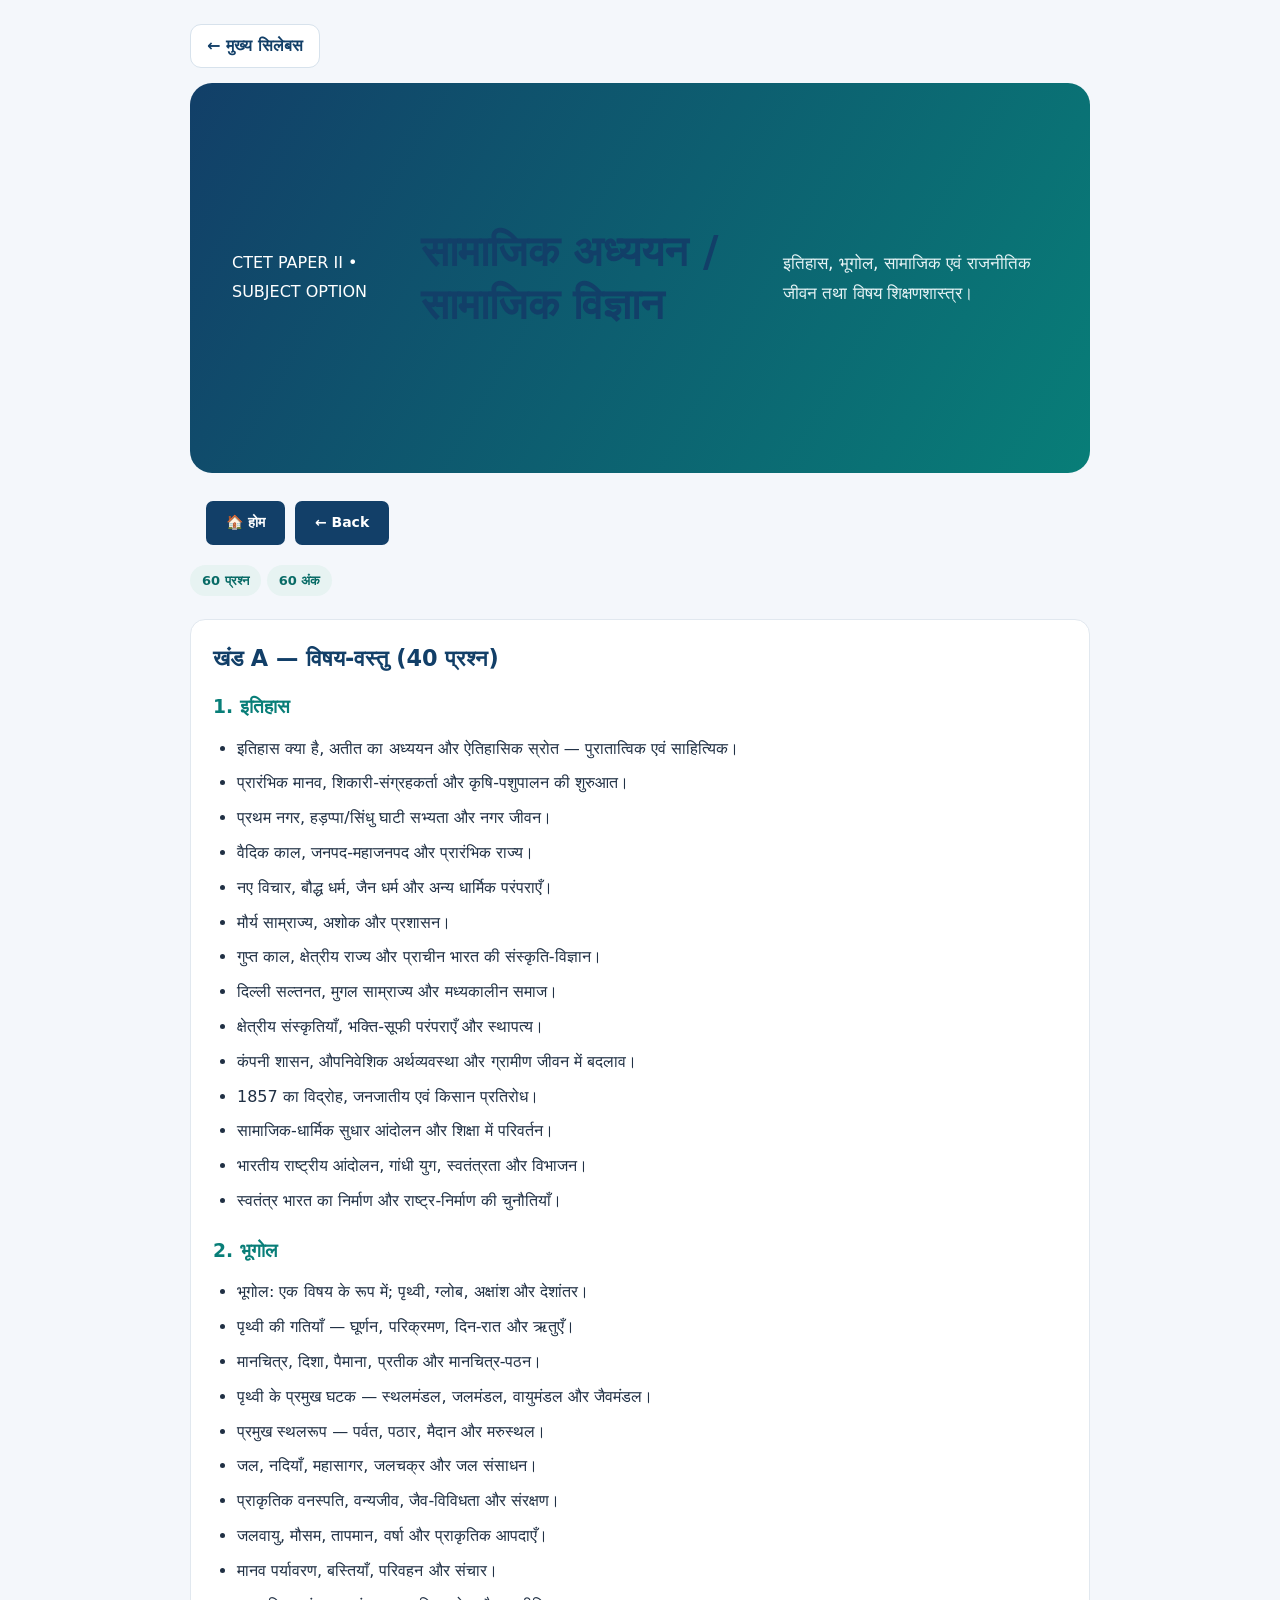
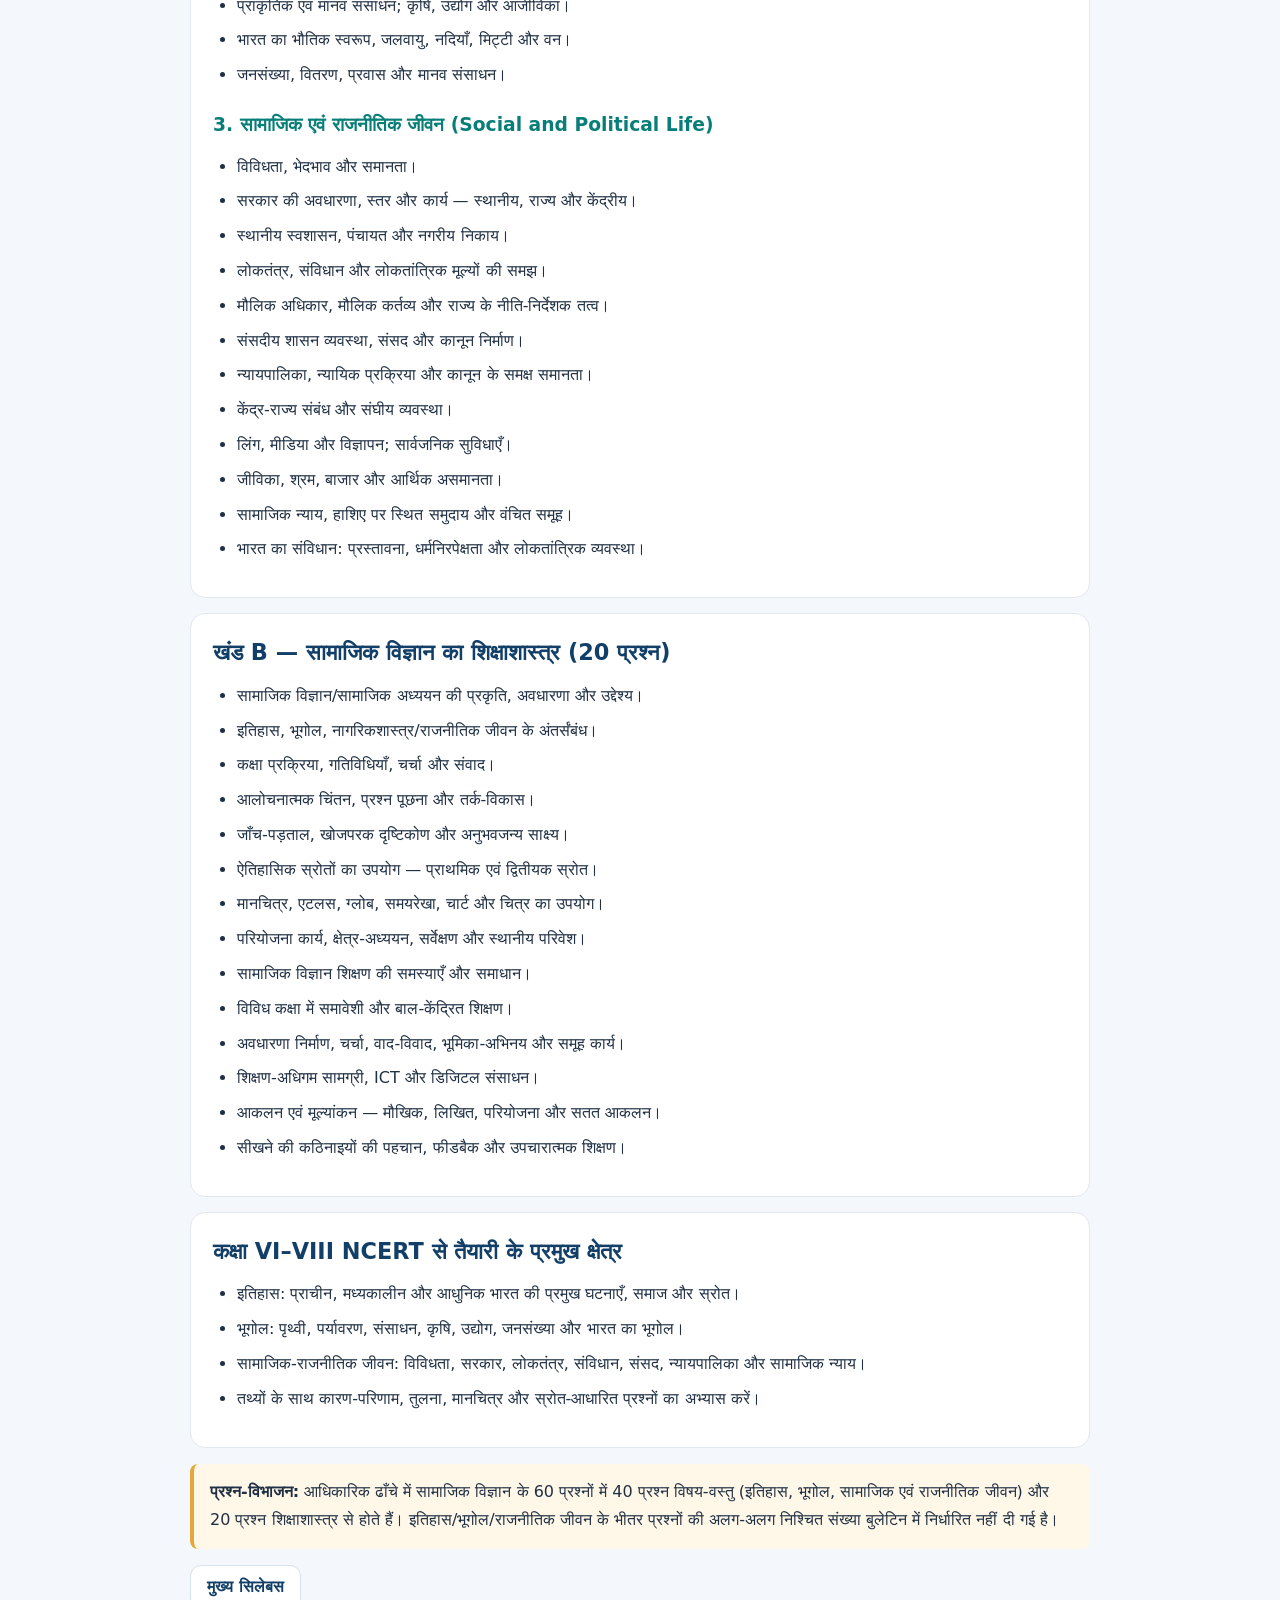
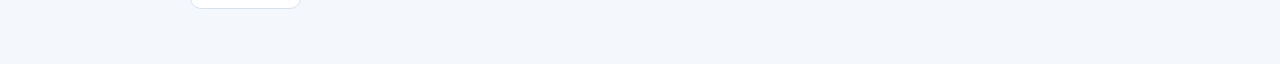
<file: content/मुख्य_सिलेबस/social-science.html>
<!doctype html>
<html lang="hi"><head><meta charset="utf-8"><meta name="viewport" content="width=device-width,initial-scale=1"><title>CTET सामाजिक विज्ञान सिलेबस | Paper II</title><link rel="stylesheet" href="../../assets/css/style.css"><style>
*{box-sizing:border-box}body{margin:0;background:#f4f7fb;color:#203044;font-family:system-ui,'Noto Sans Devanagari',sans-serif;line-height:1.8}.wrap{max-width:900px;margin:auto;padding:24px 18px 55px}.hero{background:linear-gradient(120deg,#123f68,#087e78);color:#fff;padding:28px;border-radius:20px;margin:15px 0 22px}.hero h1{margin:5px 0;font-size:34px}.hero p{margin:0;color:#e6f3f5}.card{background:white;border:1px solid #e1e8ef;border-radius:15px;padding:20px;margin:15px 0}.card h2{color:#123f68;margin:0 0 10px;font-size:22px}.card h3{color:#087e78;margin:15px 0 5px}.card ul{padding-left:24px;margin:8px 0}.card li{padding:3px 0}.pill{display:inline-block;background:#e7f3f2;color:#086b66;border-radius:20px;padding:4px 12px;font-size:13px;font-weight:700;margin:0 6px 8px 0}.note{background:#fff8e8;border-left:4px solid #e4a83a;padding:14px 16px;border-radius:8px;margin:16px 0}.nav{display:flex;justify-content:space-between;gap:12px;flex-wrap:wrap}.nav a{color:#123f68;font-weight:700}a{color:#087e78}@media(max-width:600px){.hero{padding:22px}.hero h1{font-size:28px}.card{padding:16px}}
</style><style id="syllabus-professional-responsive">
html{scroll-behavior:smooth;-webkit-text-size-adjust:100%}body{overflow-x:hidden}a,button{-webkit-tap-highlight-color:transparent}
a:focus-visible,button:focus-visible{outline:3px solid #e5a52d;outline-offset:3px}
.wrap{width:min(100% - 28px,1120px);padding-left:0;padding-right:0}
.hero{padding:clamp(22px,4.5vw,42px);border-radius:clamp(14px,2vw,22px)}
.hero h1{font-size:clamp(1.65rem,4vw,2.65rem);line-height:1.25}.hero p{font-size:clamp(.94rem,1.5vw,1.08rem);line-height:1.75}
.grid{grid-template-columns:repeat(auto-fit,minmax(min(100%,260px),1fr));gap:clamp(12px,2vw,18px)}
.subject,.card,.notice,.pattern{min-width:0;overflow-wrap:anywhere}
.subject{height:100%;display:flex;flex-direction:column;align-items:flex-start;transition:transform .2s,box-shadow .2s,border-color .2s}
.subject:hover{transform:translateY(-3px);box-shadow:0 12px 28px #10243b14}.subject:focus-visible{outline:3px solid #e5a52d;outline-offset:3px}.subject .count{margin-top:auto;padding-top:10px}
.links,.nav{display:flex;flex-wrap:wrap;align-items:center;gap:10px}
.links a,.nav a,.button-link{display:inline-flex;align-items:center;justify-content:center;gap:8px;min-height:44px;padding:10px 16px;border:1px solid #d7e2ec;border-radius:11px;background:#fff;color:#123f68;text-decoration:none;font-weight:750;line-height:1.35;transition:.2s}
.links a:hover,.nav a:hover,.button-link:hover{background:#123f68;color:#fff;border-color:#123f68}
.card{padding:clamp(15px,2.2vw,22px)}.card h2{font-size:clamp(1.12rem,2vw,1.4rem);line-height:1.45}
table{min-width:520px}.pattern{overflow-x:auto;-webkit-overflow-scrolling:touch}
@media(max-width:640px){.wrap{width:calc(100% - 24px);padding-top:14px;padding-bottom:36px}.hero{margin:14px 0 18px;padding:22px 18px}.grid{grid-template-columns:1fr}.subject{padding:18px}.links,.nav{display:grid;grid-template-columns:1fr;width:100%}.links a,.nav a,.button-link{width:100%;min-height:46px;text-align:center}.card,.notice,.pattern{padding:15px}.pattern table{font-size:.88rem}}
@media(min-width:641px) and (max-width:900px){.grid{grid-template-columns:repeat(2,minmax(0,1fr))}}
@media(prefers-reduced-motion:reduce){html{scroll-behavior:auto}*,*::before,*::after{transition:none!important}}

/* Mobile button sizing: compact, content-width controls */
@media(max-width:640px){
  .links,.nav{
    display:flex!important;
    flex-flow:row wrap!important;
    align-items:center;
    justify-content:flex-start;
    gap:8px;
    width:100%;
  }
  .links a,.nav a,.button-link{
    display:inline-flex;
    flex:0 1 auto;
    width:auto!important;
    max-width:100%;
    min-height:40px!important;
    padding:8px 13px!important;
    font-size:.92rem;
    line-height:1.25;
    white-space:normal;
    text-align:center;
  }
}

/* Match every mobile action button to the compact Print/PDF button dimensions */
@media(max-width:650px){
  button:not(.menu-toggle),
  .btn,
  .links a,
  .nav a,
  .button-link,
  .primary-btn,
  a[role="button"]{
    display:inline-flex!important;
    align-items:center;
    justify-content:center;
    box-sizing:border-box;
    width:auto!important;
    min-width:0!important;
    max-width:100%;
    min-height:0!important;
    height:auto!important;
    padding:10px 14px!important;
    margin:4px 4px 4px 0;
    border-radius:10px!important;
    font-size:14px!important;
    line-height:1.4!important;
    font-weight:700;
    white-space:normal;
    text-align:center;
    vertical-align:middle;
  }
  .links,.nav{display:flex!important;flex-flow:row wrap!important;align-items:center;gap:6px}
  .quiz button.opt,.quiz button,
  #quizArea button{
    display:inline-flex!important;
    width:auto!important;
    max-width:100%;
    text-align:left;
  }
}

/* Compact, consistent mobile navigation controls and library filters */
@media(max-width:650px){
  .crumb a,
  .links a,
  .nav a,
  .home-btn,
  .back-btn,
  .go-home-btn,
  .home-button,
  .back-button{
    display:inline-flex!important;
    flex:0 0 auto!important;
    align-items:center!important;
    justify-content:center!important;
    box-sizing:border-box!important;
    width:auto!important;
    min-width:0!important;
    max-width:100%!important;
    min-height:0!important;
    height:auto!important;
    padding:10px 14px!important;
    margin:4px 6px 4px 0!important;
    border-radius:10px!important;
    font-size:14px!important;
    line-height:1.4!important;
    font-weight:700!important;
    white-space:normal!important;
    text-align:center!important;
  }
  .crumb,.links,.nav{
    display:flex!important;
    flex-flow:row wrap!important;
    align-items:center!important;
    gap:6px!important;
  }
  .filters{
    display:grid!important;
    grid-template-columns:max-content max-content!important;
    justify-content:start!important;
    align-items:center!important;
    gap:8px!important;
  }
  .filters .search-box{
    grid-column:1/-1!important;
    width:100%!important;
    min-width:0!important;
  }
  .filters select{
    display:block!important;
    width:auto!important;
    min-width:0!important;
    max-width:100%!important;
    min-height:40px!important;
    height:auto!important;
    padding:10px 14px!important;
    border-radius:10px!important;
    font-size:14px!important;
    line-height:1.4!important;
    box-sizing:border-box!important;
  }
}
</style></head><body><main class="wrap"><div class="nav"><a href="index.html">← मुख्य सिलेबस</a></div><header class="hero"><span>CTET PAPER II • SUBJECT OPTION</span><h1>सामाजिक अध्ययन / सामाजिक विज्ञान</h1><p>इतिहास, भूगोल, सामाजिक एवं राजनीतिक जीवन तथा विषय शिक्षणशास्त्र।</p></header><span class="pill">60 प्रश्न</span><span class="pill">60 अंक</span><section class="card"><h2>खंड A — विषय-वस्तु (40 प्रश्न)</h2><h3>1. इतिहास</h3><ul><li>इतिहास क्या है, अतीत का अध्ययन और ऐतिहासिक स्रोत — पुरातात्विक एवं साहित्यिक।</li><li>प्रारंभिक मानव, शिकारी-संग्रहकर्ता और कृषि-पशुपालन की शुरुआत।</li><li>प्रथम नगर, हड़प्पा/सिंधु घाटी सभ्यता और नगर जीवन।</li><li>वैदिक काल, जनपद-महाजनपद और प्रारंभिक राज्य।</li><li>नए विचार, बौद्ध धर्म, जैन धर्म और अन्य धार्मिक परंपराएँ।</li><li>मौर्य साम्राज्य, अशोक और प्रशासन।</li><li>गुप्त काल, क्षेत्रीय राज्य और प्राचीन भारत की संस्कृति-विज्ञान।</li><li>दिल्ली सल्तनत, मुगल साम्राज्य और मध्यकालीन समाज।</li><li>क्षेत्रीय संस्कृतियाँ, भक्ति-सूफी परंपराएँ और स्थापत्य।</li><li>कंपनी शासन, औपनिवेशिक अर्थव्यवस्था और ग्रामीण जीवन में बदलाव।</li><li>1857 का विद्रोह, जनजातीय एवं किसान प्रतिरोध।</li><li>सामाजिक-धार्मिक सुधार आंदोलन और शिक्षा में परिवर्तन।</li><li>भारतीय राष्ट्रीय आंदोलन, गांधी युग, स्वतंत्रता और विभाजन।</li><li>स्वतंत्र भारत का निर्माण और राष्ट्र-निर्माण की चुनौतियाँ।</li></ul><h3>2. भूगोल</h3><ul><li>भूगोल: एक विषय के रूप में; पृथ्वी, ग्लोब, अक्षांश और देशांतर।</li><li>पृथ्वी की गतियाँ — घूर्णन, परिक्रमण, दिन-रात और ऋतुएँ।</li><li>मानचित्र, दिशा, पैमाना, प्रतीक और मानचित्र-पठन।</li><li>पृथ्वी के प्रमुख घटक — स्थलमंडल, जलमंडल, वायुमंडल और जैवमंडल।</li><li>प्रमुख स्थलरूप — पर्वत, पठार, मैदान और मरुस्थल।</li><li>जल, नदियाँ, महासागर, जलचक्र और जल संसाधन।</li><li>प्राकृतिक वनस्पति, वन्यजीव, जैव-विविधता और संरक्षण।</li><li>जलवायु, मौसम, तापमान, वर्षा और प्राकृतिक आपदाएँ।</li><li>मानव पर्यावरण, बस्तियाँ, परिवहन और संचार।</li><li>प्राकृतिक एवं मानव संसाधन; कृषि, उद्योग और आजीविका।</li><li>भारत का भौतिक स्वरूप, जलवायु, नदियाँ, मिट्टी और वन।</li><li>जनसंख्या, वितरण, प्रवास और मानव संसाधन।</li></ul><h3>3. सामाजिक एवं राजनीतिक जीवन (Social and Political Life)</h3><ul><li>विविधता, भेदभाव और समानता।</li><li>सरकार की अवधारणा, स्तर और कार्य — स्थानीय, राज्य और केंद्रीय।</li><li>स्थानीय स्वशासन, पंचायत और नगरीय निकाय।</li><li>लोकतंत्र, संविधान और लोकतांत्रिक मूल्यों की समझ।</li><li>मौलिक अधिकार, मौलिक कर्तव्य और राज्य के नीति-निर्देशक तत्व।</li><li>संसदीय शासन व्यवस्था, संसद और कानून निर्माण।</li><li>न्यायपालिका, न्यायिक प्रक्रिया और कानून के समक्ष समानता।</li><li>केंद्र-राज्य संबंध और संघीय व्यवस्था।</li><li>लिंग, मीडिया और विज्ञापन; सार्वजनिक सुविधाएँ।</li><li>जीविका, श्रम, बाजार और आर्थिक असमानता।</li><li>सामाजिक न्याय, हाशिए पर स्थित समुदाय और वंचित समूह।</li><li>भारत का संविधान: प्रस्तावना, धर्मनिरपेक्षता और लोकतांत्रिक व्यवस्था।</li></ul></section>
<section class="card"><h2>खंड B — सामाजिक विज्ञान का शिक्षाशास्त्र (20 प्रश्न)</h2><ul><li>सामाजिक विज्ञान/सामाजिक अध्ययन की प्रकृति, अवधारणा और उद्देश्य।</li><li>इतिहास, भूगोल, नागरिकशास्त्र/राजनीतिक जीवन के अंतर्संबंध।</li><li>कक्षा प्रक्रिया, गतिविधियाँ, चर्चा और संवाद।</li><li>आलोचनात्मक चिंतन, प्रश्न पूछना और तर्क-विकास।</li><li>जाँच-पड़ताल, खोजपरक दृष्टिकोण और अनुभवजन्य साक्ष्य।</li><li>ऐतिहासिक स्रोतों का उपयोग — प्राथमिक एवं द्वितीयक स्रोत।</li><li>मानचित्र, एटलस, ग्लोब, समयरेखा, चार्ट और चित्र का उपयोग।</li><li>परियोजना कार्य, क्षेत्र-अध्ययन, सर्वेक्षण और स्थानीय परिवेश।</li><li>सामाजिक विज्ञान शिक्षण की समस्याएँ और समाधान।</li><li>विविध कक्षा में समावेशी और बाल-केंद्रित शिक्षण।</li><li>अवधारणा निर्माण, चर्चा, वाद-विवाद, भूमिका-अभिनय और समूह कार्य।</li><li>शिक्षण-अधिगम सामग्री, ICT और डिजिटल संसाधन।</li><li>आकलन एवं मूल्यांकन — मौखिक, लिखित, परियोजना और सतत आकलन।</li><li>सीखने की कठिनाइयों की पहचान, फीडबैक और उपचारात्मक शिक्षण।</li></ul></section>
<section class="card"><h2>कक्षा VI–VIII NCERT से तैयारी के प्रमुख क्षेत्र</h2><ul><li>इतिहास: प्राचीन, मध्यकालीन और आधुनिक भारत की प्रमुख घटनाएँ, समाज और स्रोत।</li><li>भूगोल: पृथ्वी, पर्यावरण, संसाधन, कृषि, उद्योग, जनसंख्या और भारत का भूगोल।</li><li>सामाजिक-राजनीतिक जीवन: विविधता, सरकार, लोकतंत्र, संविधान, संसद, न्यायपालिका और सामाजिक न्याय।</li><li>तथ्यों के साथ कारण-परिणाम, तुलना, मानचित्र और स्रोत-आधारित प्रश्नों का अभ्यास करें।</li></ul></section>
<div class="note"><strong>प्रश्न-विभाजन:</strong> आधिकारिक ढाँचे में सामाजिक विज्ञान के 60 प्रश्नों में 40 प्रश्न विषय-वस्तु (इतिहास, भूगोल, सामाजिक एवं राजनीतिक जीवन) और 20 प्रश्न शिक्षाशास्त्र से होते हैं। इतिहास/भूगोल/राजनीतिक जीवन के भीतर प्रश्नों की अलग-अलग निश्चित संख्या बुलेटिन में निर्धारित नहीं दी गई है।</div><div class="nav"><a href="index.html">मुख्य सिलेबस</a></div></main><script src="../../assets/js/reading-assistant.js" defer></script></body></html>
</file>
<file: assets/css/style.css>
:root{--navy:#123f68;--blue:#1769aa;--sky:#eaf4fb;--ink:#172b3d;--muted:#647789;--paper:#f7fafc;--line:#e2eaf0;--white:#fff;--gold:#e7ad45}*{box-sizing:border-box}html{scroll-behavior:smooth}body{margin:0;background:var(--paper);color:var(--ink);font-family:system-ui,-apple-system,"Noto Sans Devanagari",sans-serif;line-height:1.65}.site-header{height:76px;padding:0 clamp(18px,6vw,90px);display:flex;align-items:center;justify-content:space-between;background:#fff;border-bottom:1px solid var(--line);position:sticky;top:0;z-index:10}.brand{display:flex;align-items:center;gap:12px;color:var(--navy);text-decoration:none}.brand-mark{font-size:30px}.brand strong,.brand small{display:block}.brand strong{font-size:17px}.brand small{font-size:11px;color:var(--muted)}nav{display:flex;gap:30px}nav a{color:var(--ink);text-decoration:none;font-size:14px;font-weight:600}nav a:hover{color:var(--blue)}.menu-toggle{display:none;border:0;background:none;font-size:25px;color:var(--navy)}.hero{min-height:390px;padding:65px clamp(20px,10vw,150px);display:flex;align-items:center;justify-content:space-between;gap:30px;background:linear-gradient(115deg,#e9f4fb,#f9fbfd 70%);overflow:hidden}.hero-copy{max-width:590px}.eyebrow{font-size:11px;letter-spacing:1.5px;text-transform:uppercase;color:var(--blue);font-weight:800}.hero h1{font-size:clamp(34px,5vw,56px);line-height:1.25;margin:13px 0;color:var(--navy)}.hero h1 em{font-style:normal;color:var(--blue)}.hero p{color:var(--muted);max-width:500px}.primary-btn{display:inline-flex;gap:24px;align-items:center;margin-top:15px;padding:12px 20px;background:var(--navy);color:white;text-decoration:none;border-radius:7px;font-weight:700}.hero-art{width:300px;height:240px;position:relative;display:grid;place-items:center}.book{position:absolute;width:155px;height:190px;border-radius:8px 15px 15px 8px;box-shadow:12px 16px 28px #123f6830;display:grid;place-items:center;color:#fff;font-size:25px;font-weight:800;border-left:8px solid #ffffff55}.book-one{background:#1769aa;transform:rotate(-12deg) translate(-35px,5px)}.book-two{background:#d49a37;transform:rotate(10deg) translate(35px,-5px)}.art-orbit{position:absolute;top:0;right:20px;color:var(--gold);font-size:48px}.stats{display:flex;justify-content:center;gap:clamp(35px,10vw,140px);padding:25px 15px;background:white;border-bottom:1px solid var(--line)}.stats div{text-align:center}.stats strong,.stats span{display:block}.stats strong{font-size:23px;color:var(--navy)}.stats span{font-size:12px;color:var(--muted)}.section{padding:55px clamp(18px,7vw,100px)}.section-heading{display:flex;align-items:end;justify-content:space-between;margin-bottom:22px}.section-heading h2{margin:4px 0 0;font-size:27px;color:var(--navy)}footer{text-align:center;padding:35px 15px;background:#102f4b;color:#dbe8f2}footer p{margin:5px}footer small{color:#a9bdce}.footer-brand{font-weight:800;font-size:18px}@media(max-width:650px){.site-header{height:66px}.menu-toggle{display:block}nav{display:none;position:absolute;top:65px;left:0;right:0;background:white;padding:18px 24px;box-shadow:0 8px 15px #0001;flex-direction:column;gap:14px}nav.open{display:flex}.hero{min-height:0;padding-top:45px;padding-bottom:35px}.hero-art{display:none}.stats{gap:24px}.stats strong{font-size:19px}.section{padding-top:40px;padding-bottom:40px}.section-heading h2{font-size:23px}}

/* Match every mobile action button to the compact Print/PDF button dimensions */
@media(max-width:650px){
  button:not(.menu-toggle),
  .btn,
  .links a,
  .nav a,
  .button-link,
  .primary-btn,
  a[role="button"]{
    display:inline-flex!important;
    align-items:center;
    justify-content:center;
    box-sizing:border-box;
    width:auto!important;
    min-width:0!important;
    max-width:100%;
    min-height:0!important;
    height:auto!important;
    padding:10px 14px!important;
    margin:4px 4px 4px 0;
    border-radius:10px!important;
    font-size:14px!important;
    line-height:1.4!important;
    font-weight:700;
    white-space:normal;
    text-align:center;
    vertical-align:middle;
  }
  .links,.nav{display:flex!important;flex-flow:row wrap!important;align-items:center;gap:6px}
  .quiz button.opt,.quiz button,
  #quizArea button{
    display:inline-flex!important;
    width:auto!important;
    max-width:100%;
    text-align:left;
  }
}

/* Compact, consistent mobile navigation controls and library filters */
@media(max-width:650px){
  .crumb a,
  .links a,
  .nav a,
  .home-btn,
  .back-btn,
  .go-home-btn,
  .home-button,
  .back-button{
    display:inline-flex!important;
    flex:0 0 auto!important;
    align-items:center!important;
    justify-content:center!important;
    box-sizing:border-box!important;
    width:auto!important;
    min-width:0!important;
    max-width:100%!important;
    min-height:0!important;
    height:auto!important;
    padding:10px 14px!important;
    margin:4px 6px 4px 0!important;
    border-radius:10px!important;
    font-size:14px!important;
    line-height:1.4!important;
    font-weight:700!important;
    white-space:normal!important;
    text-align:center!important;
  }
  .crumb,.links,.nav{
    display:flex!important;
    flex-flow:row wrap!important;
    align-items:center!important;
    gap:6px!important;
  }
  .filters{
    display:grid!important;
    grid-template-columns:max-content max-content!important;
    justify-content:start!important;
    align-items:center!important;
    gap:8px!important;
  }
  .filters .search-box{
    grid-column:1/-1!important;
    width:100%!important;
    min-width:0!important;
  }
  .filters select{
    display:block!important;
    width:auto!important;
    min-width:0!important;
    max-width:100%!important;
    min-height:40px!important;
    height:auto!important;
    padding:10px 14px!important;
    border-radius:10px!important;
    font-size:14px!important;
    line-height:1.4!important;
    box-sizing:border-box!important;
  }
}
</file>
<file: assets/css/library.css>
.subject-grid{display:grid;grid-template-columns:repeat(4,minmax(0,1fr));gap:15px}.subject-card{background:#fff;border:1px solid var(--line);border-radius:12px;padding:19px;text-align:left;cursor:pointer;transition:.2s;color:var(--ink)}.subject-card:hover,.subject-card.active{border-color:var(--blue);box-shadow:0 8px 24px #123f6812;transform:translateY(-2px)}.subject-icon{font-size:27px}.subject-card strong,.subject-card small{display:block}.subject-card strong{margin-top:8px;color:var(--navy)}.subject-card small{color:var(--muted);font-size:12px}.library-section{background:#f0f5f9}.result-count{font-size:13px;color:var(--muted)}.filters{display:grid;grid-template-columns:minmax(200px,1fr) 190px 160px;gap:12px;margin:22px 0}.search-box{display:flex;align-items:center;gap:10px;background:#fff;border:1px solid var(--line);border-radius:8px;padding:0 13px}.search-box span{font-size:25px;color:var(--blue)}.search-box input{width:100%;border:0;outline:0;padding:13px 0;font:inherit;background:transparent}.filters select{border:1px solid var(--line);border-radius:8px;background:#fff;padding:0 12px;color:var(--ink);font:inherit}.resource-grid{display:grid;grid-template-columns:repeat(3,minmax(0,1fr));gap:16px}.resource-card{background:#fff;border:1px solid var(--line);border-radius:11px;padding:19px;display:flex;flex-direction:column;min-height:190px}.resource-top{display:flex;justify-content:space-between;align-items:center}.resource-icon{font-size:24px}.type-tag{font-size:10px;font-weight:800;padding:4px 9px;border-radius:20px;background:var(--sky);color:var(--blue)}.resource-card h3{font-size:17px;line-height:1.4;color:var(--navy);margin:13px 0 5px}.resource-card p{font-size:13px;color:var(--muted);margin:0 0 15px}.resource-meta{font-size:11px;color:var(--muted);margin-top:auto;padding-bottom:12px}.resource-link{display:inline-block;text-decoration:none;color:#fff;background:var(--blue);padding:8px 12px;border-radius:6px;text-align:center;font-size:13px;font-weight:700}.empty-state{grid-column:1/-1;padding:35px;text-align:center;color:var(--muted);background:#fff;border:1px dashed #cbd8e2;border-radius:10px}.subject-card:focus-visible,.resource-link:focus-visible,select:focus-visible,input:focus-visible{outline:3px solid #8bc4ee;outline-offset:2px}@media(max-width:850px){.subject-grid{grid-template-columns:repeat(2,1fr)}.resource-grid{grid-template-columns:repeat(2,1fr)}}@media(max-width:560px){.filters{grid-template-columns:1fr 1fr}.search-box{grid-column:1/-1}.resource-grid{grid-template-columns:1fr}.section-heading{align-items:start;gap:8px;flex-direction:column}}\n.syllabus-section{padding-top:10px;padding-bottom:26px}.syllabus-folder{display:flex;align-items:center;gap:16px;max-width:720px;padding:20px 22px;background:#fff;border:1px solid var(--line);border-radius:14px;text-decoration:none;color:var(--ink);box-shadow:0 6px 22px #123f680c;transition:.2s}.syllabus-folder:hover{border-color:var(--blue);transform:translateY(-2px);box-shadow:0 10px 28px #123f6815}.folder-icon{font-size:38px}.syllabus-folder strong,.syllabus-folder small{display:block}.syllabus-folder strong{font-size:17px;color:var(--navy)}.syllabus-folder small{font-size:13px;color:var(--muted)}.folder-arrow{margin-left:auto;color:var(--blue);font-size:25px}@media(max-width:560px){.syllabus-folder{padding:16px;gap:12px}.folder-icon{font-size:30px}.syllabus-folder small{font-size:12px}}
/* Subject cards: compact folder-height tiles in a two-column layout */
.subject-grid{grid-template-columns:repeat(2,minmax(0,1fr));gap:12px}
.subject-card{min-width:0;min-height:92px;height:92px;padding:12px;display:grid;grid-template-columns:38px minmax(0,1fr);grid-template-rows:auto auto;column-gap:10px;align-content:center;align-items:center}
.subject-card .subject-icon{grid-column:1;grid-row:1/3;display:grid;place-items:center;width:38px;height:38px;font-size:27px}
.subject-card strong{grid-column:2;grid-row:1;margin:0;font-size:14px;line-height:1.3;display:-webkit-box;-webkit-line-clamp:2;-webkit-box-orient:vertical;overflow:hidden}
.subject-card small{grid-column:2;grid-row:2;margin-top:3px;font-size:11px;line-height:1.25;white-space:nowrap;overflow:hidden;text-overflow:ellipsis}
@media(max-width:560px){.subject-grid{grid-template-columns:repeat(2,minmax(0,1fr));gap:10px}.subject-card{height:88px;min-height:88px;padding:10px;grid-template-columns:32px minmax(0,1fr);column-gap:8px}.subject-card .subject-icon{width:32px;height:32px;font-size:24px}.subject-card strong{font-size:13px}.subject-card small{font-size:10px}}

/* Main subject cards: slightly taller than the syllabus folder, with a vertical icon-title-description layout */
.subject-grid{grid-template-columns:repeat(2,minmax(0,1fr));gap:14px}
.subject-card{box-sizing:border-box;min-width:0;height:142px;min-height:142px;padding:12px 10px;display:flex;flex-direction:column;align-items:center;justify-content:center;gap:5px;text-align:center}
.subject-card .subject-icon{display:block;flex:0 0 auto;width:auto;height:auto;font-size:29px;line-height:1.15}
.subject-card strong{display:block;flex:0 0 auto;max-width:100%;margin:0;font-size:14px;line-height:1.3;text-align:center}
.subject-card small{display:-webkit-box;flex:0 1 auto;max-width:100%;margin:0;font-size:11px;line-height:1.3;text-align:center;white-space:normal;overflow:hidden;text-overflow:ellipsis;-webkit-line-clamp:2;-webkit-box-orient:vertical}
@media(max-width:560px){.subject-grid{grid-template-columns:repeat(2,minmax(0,1fr));gap:10px}.subject-card{height:136px;min-height:136px;padding:10px 8px;gap:5px}.subject-card .subject-icon{font-size:27px}.subject-card strong{font-size:13px}.subject-card small{font-size:10px;line-height:1.25}}
</file>
<file: assets/css/content-creator.css>
.creator-open{display:inline-flex;align-items:center;justify-content:center;gap:8px;margin:-8px 0 22px;padding:12px 19px;border:0;border-radius:10px;background:#087e78;color:#fff;font:700 15px system-ui,'Noto Sans Devanagari',sans-serif;cursor:pointer;box-shadow:0 6px 16px #087e7825}.creator-open:hover{background:#066b66}
#contentCreatorModal{display:none;position:fixed;inset:0;z-index:99999;align-items:center;justify-content:center;padding:14px;font-family:system-ui,'Noto Sans Devanagari',sans-serif}#contentCreatorModal.is-open{display:flex}.creator-backdrop{position:absolute;inset:0;background:#071525b8;backdrop-filter:blur(3px)}.creator-dialog{position:relative;z-index:1;width:min(100%,760px);max-height:94vh;overflow:auto;background:#f6f8fb;border-radius:18px;box-shadow:0 24px 80px #0005}.creator-head{display:flex;justify-content:space-between;gap:16px;align-items:flex-start;padding:20px 22px;background:linear-gradient(120deg,#123f68,#087e78);color:#fff}.creator-head span{font-size:11px;letter-spacing:1px;font-weight:800}.creator-head h2{margin:4px 0;font-size:23px}.creator-head p{margin:0;color:#e2f2f1;font-size:13px}.creator-close{border:0;background:#ffffff24;color:#fff;border-radius:50%;width:36px;height:36px;font-size:25px;cursor:pointer}.creator-body{padding:20px 22px}.creator-label{display:block;margin:14px 0 7px;font-weight:800;color:#123f68}.creator-body select,.creator-body input,.creator-body textarea{box-sizing:border-box;width:100%;border:1px solid #cbd7e2;border-radius:10px;padding:11px 13px;background:#fff;color:#203044;font:inherit}.creator-topic-list{display:grid;grid-template-columns:repeat(2,minmax(0,1fr));gap:8px;max-height:210px;overflow:auto;padding:8px;border:1px solid #dbe4ec;border-radius:12px;background:#fff}.creator-topic{border:1px solid #dbe4ec;background:#f8fafc;color:#203044;text-align:left;border-radius:8px;padding:9px 11px;font:600 14px system-ui,sans-serif;cursor:pointer}.creator-topic.selected{background:#e4f3f0;border-color:#087e78;color:#075e59}.creator-muted{grid-column:1/-1;margin:8px;color:#64748b;font-size:13px}.creator-selected{margin-top:10px;padding:10px 12px;border-radius:9px;background:#e8f2f7;color:#123f68;font-weight:700;font-size:13px}.creator-actions{display:flex;justify-content:flex-end;margin-top:14px}.creator-actions button,.creator-preview-head button{border:0;border-radius:9px;background:#123f68;color:#fff;padding:11px 16px;font:700 14px system-ui,'Noto Sans Devanagari',sans-serif;cursor:pointer}.creator-actions button:disabled{opacity:.5;cursor:not-allowed}.creator-status{min-height:22px;margin:12px 0 0;font-size:13px;color:#64748b}.creator-status.success{color:#087e58}.creator-status.error{color:#b42318}.creator-body textarea{min-height:250px;resize:vertical;font:13px/1.55 ui-monospace,monospace}.creator-preview-head{display:flex;justify-content:space-between;align-items:center;margin:14px 0 8px;color:#123f68}.creator-preview-head button{padding:8px 12px;font-size:12px}#creatorPreviewFrame{display:block;width:100%;height:360px;border:1px solid #cbd7e2;border-radius:10px;background:#fff}.creator-body [hidden]{display:none!important}@media(max-width:560px){#contentCreatorModal{padding:7px}.creator-dialog{max-height:97vh;border-radius:14px}.creator-head{padding:16px}.creator-body{padding:14px}.creator-topic-list{grid-template-columns:1fr;max-height:190px}.creator-actions button{width:100%}#creatorPreviewFrame{height:300px}.creator-head h2{font-size:20px}}
</file>
